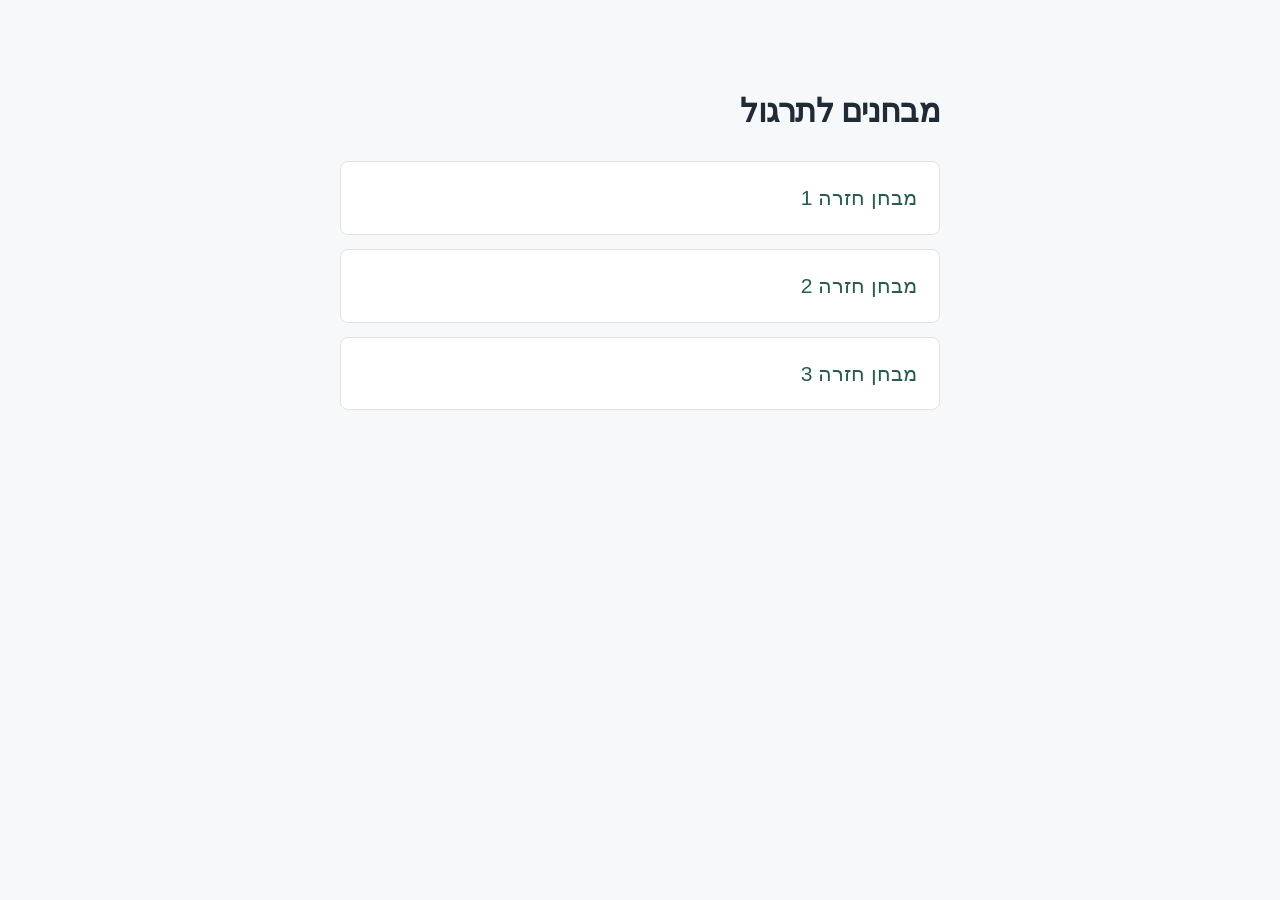
<file: index.html>
<!doctype html>
<html lang="he" dir="rtl"><head><meta charset="utf-8"><meta name="viewport" content="width=device-width, initial-scale=1"><meta name="theme-color" content="#f7f8fa"><title>מבחנים לתרגול</title><link rel="icon" href="favicon.svg" type="image/svg+xml"><link rel="stylesheet" href="site.css?v=20261028-axes"></head>
<body class="home"><main class="practice-home"><h1>מבחנים לתרגול</h1><nav aria-label="מבחנים לתרגול">
<a href="exam-1.html">מבחן חזרה 1</a>
<a href="exam-2.html">מבחן חזרה 2</a>
<a href="exam-3.html">מבחן חזרה 3</a>
</nav></main></body></html>
</file>
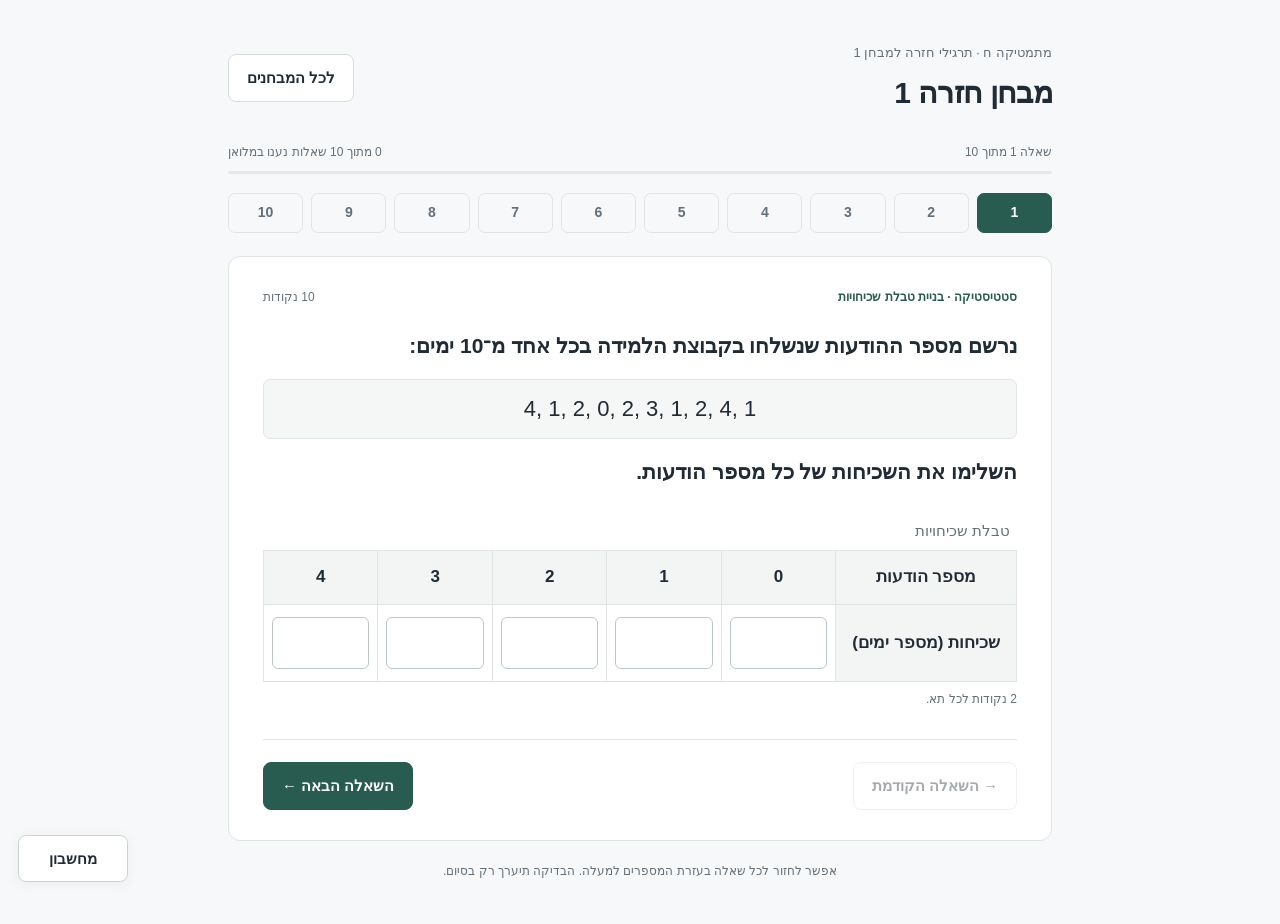
<file: exam-1.html>
<!doctype html>
<html lang="he" dir="rtl">
<head>
<meta charset="utf-8">
<meta name="viewport" content="width=device-width,initial-scale=1">
<meta http-equiv="Content-Security-Policy" content="default-src 'none'; script-src 'unsafe-inline'; style-src 'self' 'unsafe-inline'; img-src 'self' data:; connect-src 'none'; base-uri 'none'; form-action 'none'">
<title>מבחן חזרה 1 · מתמטיקה לכיתה ח׳</title>
<style>
:root{--ink:#182d49;--muted:#526275;--blue:#225bd5;--line:#dce5ef;--green:#11684b;--red:#a52d46;--paper:#f5f7fa}*{box-sizing:border-box}[hidden]{display:none!important}body{margin:0;background:var(--paper);color:var(--ink);font-family:Arial,"Segoe UI",sans-serif;line-height:1.65}button,input{font:inherit}button{cursor:pointer}button:focus-visible,input:focus-visible,summary:focus-visible{outline:3px solid #df9b24;outline-offset:4px}button:disabled{cursor:default;opacity:.4}main{max-width:880px;margin:32px auto;padding:0 24px}header{display:flex;justify-content:space-between;align-items:center;gap:16px;margin-bottom:22px}.eyebrow{font-size:14px;color:var(--muted);margin:0 0 2px}h1{font-size:29px;line-height:1.3;margin:0}.badge{font-size:13px;color:var(--blue);background:#eaf0fc;padding:5px 11px;border-radius:30px;white-space:nowrap}.card{background:white;border:1px solid var(--line);border-radius:15px;padding:28px 32px;min-width:0}.intro h2{font-size:25px;margin:0 0 12px}.intro p{margin:10px 0}.intro ul{padding-right:23px;margin:18px 0 23px}.intro li{margin:8px 0}.facts{display:flex;flex-wrap:wrap;gap:10px;margin:20px 0}.facts span{border:1px solid var(--line);border-radius:8px;padding:5px 12px;font-size:14px}.primary,.secondary{border-radius:9px;padding:10px 20px;font-weight:bold;border:1px solid transparent}.primary{background:var(--blue);color:white}.primary:hover{background:#1749b7}.secondary{background:white;border-color:#ccd8e7;color:var(--ink)}.secondary:hover{background:#f2f6ff}.quiet{font-size:14px;color:var(--muted)}.status{font-size:13px;color:var(--muted);margin:12px 0}.progress-header{display:flex;justify-content:space-between;gap:12px;font-size:14px;margin:0 0 9px;color:var(--muted)}.track{height:5px;background:#e1e8f1;border-radius:10px;overflow:hidden;margin-bottom:16px}.track>span{display:block;height:100%;background:var(--blue);transition:width .2s}.question-nav{display:grid;grid-template-columns:repeat(10,1fr);gap:7px;margin-bottom:18px}.question-nav button{border:1px solid #cbd7e7;border-radius:7px;min-height:38px;background:white;color:var(--ink);font-weight:bold;padding:3px}.question-nav button.answered{background:#e7eefc;border-color:#a5bee9}.question-nav button.partial{background:linear-gradient(90deg,#e7eefc 50%,white 50%)}.question-nav button[aria-current=step]{outline:2px solid var(--blue);outline-offset:1px}.card-meta{display:flex;justify-content:space-between;align-items:center;gap:12px;margin-bottom:10px;font-size:14px;color:var(--muted)}.topic{color:var(--blue);font-weight:bold}.question-title{font-size:23px;line-height:1.65;margin:0 0 15px}.question-title:focus,#result-title:focus{outline:none}.visual{margin:18px 0;background:#f8fafc;border:1px solid #e6edf5;border-radius:12px;padding:12px;text-align:center}.visual svg{max-width:100%;height:auto;max-height:350px;display:block;margin:auto}.visual svg.coordinate-grid{max-height:410px}.diagram-note{font-size:12px;color:var(--muted);text-align:center;margin:3px 0 0}.part{margin:22px 0 0;padding:0;border:0;min-width:0;width:100%}.part+.part{border-top:1px solid var(--line);padding-top:20px}.part legend{float:right;width:100%;font-size:18px;font-weight:bold;margin-bottom:10px;padding:0}.part legend+*{clear:both}.part-points{font-size:12px;color:var(--muted);font-weight:normal;margin-inline-start:7px}.answers{display:grid;grid-template-columns:repeat(2,minmax(0,1fr));gap:11px}.answer{background:white;border:1.5px solid #d3ddea;min-height:60px;border-radius:10px;display:flex;align-items:center;gap:12px;text-align:right;padding:12px;color:var(--ink);font-size:20px;width:100%}.answer:hover{background:#f2f6ff;border-color:#789ee9}.answer[aria-pressed=true]{border-color:var(--blue);background:#edf3ff;box-shadow:inset 0 0 0 1px var(--blue)}.letter{display:grid;place-items:center;min-width:27px;height:27px;font-size:13px;border-radius:6px;background:#f0f4f8;color:var(--muted);flex-shrink:0}.answer[aria-pressed=true] .letter{background:var(--blue);color:white}.choice-value{min-width:0;flex:1}.input-row{display:flex;gap:10px;align-items:center;flex-wrap:wrap}.input-row input{width:200px;max-width:100%;border:1.5px solid #b5c8e0;border-radius:8px;padding:10px 13px;color:var(--ink);background:white;font-size:22px;text-align:center}.input-row input:focus{border-color:var(--blue)}.number-help{font-size:12px;color:var(--muted);margin:7px 0 0}.footer-nav{display:flex;justify-content:space-between;gap:10px;flex-wrap:wrap;border-top:1px solid var(--line);margin-top:26px;padding-top:20px}.finish-hint{font-size:13px;color:var(--muted);margin:16px 0 0;text-align:center}.math{max-width:100%;display:inline-block;direction:ltr;unicode-bidi:isolate;font-family:"Cambria Math","Times New Roman",serif;white-space:nowrap;vertical-align:middle}.answer .math{overflow-x:auto;overflow-y:hidden}.math sup{line-height:0}svg text{font-family:Arial,sans-serif;direction:ltr;unicode-bidi:isolate;fill:#243b58;font-size:17px}svg .grid{stroke:#dce5ef;stroke-width:1}svg .axis{stroke:#62758c;stroke-width:1.6}svg .geometry{stroke:#225bd5;stroke-width:2.6;fill:none;stroke-linecap:round;stroke-linejoin:round}svg .point{fill:#225bd5}svg .arc{stroke:#bd6b1b;stroke-width:2;fill:none}svg .arc-label{fill:#9d5514;font-size:17px}svg .point-label{font-weight:bold;paint-order:stroke;stroke:#f8fafc;stroke-width:5;stroke-linejoin:round}.score-card{text-align:center;padding-top:25px;padding-bottom:25px}.score-card h2{font-size:25px;margin:0}.score{direction:ltr;unicode-bidi:isolate;font-size:64px;font-weight:bold;line-height:1.2;color:var(--blue);margin:12px 0}.score small{font-size:24px;color:var(--muted);font-weight:normal}.result-actions{display:flex;gap:10px;justify-content:center;flex-wrap:wrap;margin-top:17px}.review-header{display:flex;justify-content:space-between;align-items:center;gap:10px;flex-wrap:wrap;margin:27px 0 15px}.review-header h3{margin:0;font-size:21px}.review{margin:15px 0}.review h3{font-size:20px;margin:0 0 10px}.review .prompt{margin:8px 0 15px;font-size:18px}.review-part{border-right:3px solid var(--line);padding:12px 15px;background:#f8fafc;border-radius:7px;margin:12px 0}.review-part.wrong{border-right-color:var(--red);background:#fff5f6}.review-part.correct{border-right-color:var(--green);background:#f0f8f4}.review-part p{margin:5px 0}.bad{color:var(--red)}.good{color:var(--green)}.solution{border-top:1px solid #dce5ef;padding-top:8px!important;margin-top:10px!important}.empty-review{text-align:center;padding:28px}.page-footer{text-align:center;color:var(--muted);font-size:12px;margin:22px 0}.dialog-overlay{position:fixed;inset:0;background:#182d4980;z-index:100;display:grid;place-items:center;padding:20px}.dialog{background:white;max-width:490px;width:100%;border-radius:15px;padding:27px;box-shadow:0 12px 80px #182d4940}.dialog h2{margin:0 0 12px;font-size:24px}.dialog p{margin:0 0 20px}.dialog-actions{display:flex;flex-wrap:wrap;gap:10px}.sr-only{position:absolute;width:1px;height:1px;padding:0;margin:-1px;overflow:hidden;clip:rect(0,0,0,0);white-space:nowrap;border:0}body.modal-open{overflow:hidden}@media(max-width:640px){main{margin:22px auto;padding:0 15px}h1{font-size:25px}.card{padding:23px 18px}.question-title{font-size:21px}.answers{grid-template-columns:1fr}.answer{font-size:20px;min-height:55px}.question-nav{gap:5px}.question-nav button{min-height:35px}.visual{padding:5px}.badge{font-size:11px;padding:5px 8px}.part legend{font-size:17px}.footer-nav button{padding:10px 15px}svg text{font-size:18px}}@media(prefers-reduced-motion:reduce){*{transition:none!important}}@media print{body{background:white}main{max-width:none;margin:0;padding:0}.question-nav,.footer-nav,.result-actions,.review-header button,.dialog-overlay,.status,.page-footer{display:none!important}.card{break-inside:avoid;border-color:#aaa}.review{break-inside:avoid}.score{font-size:40px}.visual svg{max-height:240px}.badge{display:none}#intro,#quiz{display:none!important}}
.angle-symbol{display:inline-block;width:1em;height:1em;vertical-align:-.13em;margin-inline-end:.06em;overflow:visible;fill:none;stroke:currentColor;stroke-width:1.5;stroke-linecap:round;stroke-linejoin:round}
.fraction-expression{font-family:"Cambria Math","Times New Roman",serif;font-size:1em;math-style:normal;direction:ltr}
.home-link{display:inline-flex;align-items:center;text-decoration:none}.home-link:focus-visible{outline:3px solid #df9b24;outline-offset:4px}
svg .context-axis-title{direction:rtl;font-size:17px;font-weight:bold}
svg .person-label{direction:rtl;font-size:17px}
.data-table{border-collapse:collapse;width:100%;font-size:17px;margin:16px 0}.data-table th,.data-table td{border:1px solid var(--line);padding:8px;text-align:center}.data-table th{background:#edf3fa}.multi-instruction{font-size:14px;color:var(--muted);margin:4px 0 10px}.answer.multiple .letter{border:1px solid #9aabc2;background:white;border-radius:4px}.answer.multiple[aria-pressed=true] .letter{color:white;background:var(--blue)}.diagram-option{display:block;text-align:center;padding:12px}.diagram-option>.letter{display:inline-grid;margin-left:8px}.diagram-option .choice-value{display:inline}.option-diagram{display:block;margin-top:12px;background:#f8fafc;border-radius:8px;padding:7px}.option-diagram>svg{display:block;width:100%;height:auto;max-height:270px}.option-diagram svg text{font-size:21px}.point-controls{display:flex;flex-wrap:wrap;gap:14px;align-items:end}.point-controls label{display:flex;flex-direction:column;gap:5px;max-width:150px}.point-controls input{width:100%}.placement-hint{font-size:14px;color:var(--blue);margin:8px 0}.placement-status{display:block;font-size:18px;text-align:center;min-height:30px;margin:12px 0}.clickable-diagram{cursor:crosshair;touch-action:manipulation}.clickable-diagram:focus-visible{outline:3px solid #df9b24;outline-offset:2px}.answer-list{display:flex;flex-wrap:wrap;gap:7px}.answer-list>span{background:#fff;border:1px solid var(--line);padding:3px 8px;border-radius:5px}.review-option{max-width:340px}.review-option .visual{margin:10px 0}.review-option svg{max-height:230px}@media(max-width:640px){.answers.with-diagrams{grid-template-columns:1fr}.data-table{font-size:15px}.data-table td,.data-table th{padding:6px 4px}}
.point-controls{direction:ltr;justify-content:flex-end;flex-wrap:nowrap}
.point-controls label{direction:rtl;text-align:right;flex:0 1 150px;min-width:0}
</style>
<style>.data-row{direction:ltr;unicode-bidi:isolate;display:block;text-align:center;padding:12px 8px;font:22px Arial;background:#edf3ff;border-radius:8px;margin:14px 0;overflow-x:auto;white-space:nowrap}.question-title{font-size:21px}.question-title .data-table{font-weight:normal}.data-table caption{font-size:15px;text-align:right;color:var(--muted);padding:7px}.bar-label{font-size:16px}.chart-caption{font-size:14px;font-weight:bold;text-align:center;margin:3px}.grid-numbers{font-size:13px;paint-order:stroke;stroke:#f8fafc;stroke-width:3}.visual svg.coordinate-grid{max-height:440px}.point-controls{justify-content:flex-start}header{align-items:flex-start}.bar-input{max-width:130px}.footer-nav{clear:both}@media(max-width:450px){header{flex-wrap:wrap}.question-nav{grid-template-columns:repeat(5,1fr)}.data-row{font-size:18px}.data-table{font-size:14px}.part legend{float:none} .visual svg.coordinate-grid{max-height:none}}@media print{header .home-link{display:none}.review{break-inside:auto}.review-part{break-inside:avoid}.data-row{white-space:normal}.question-title{font-size:18px}}</style><style>.answers.wide-options{grid-template-columns:1fr}.part legend{float:none}.point-controls{justify-content:flex-end}</style><style>.frequency-input-table{table-layout:fixed;margin:20px 0 6px}
.frequency-input-table th:first-child{width:24%}
.frequency-input-table th,.frequency-input-table td{padding:12px 8px}
.frequency-input-table input{display:block;width:100%;min-width:0;min-height:48px;padding:6px 2px;border:2px solid #122640;border-radius:0;background:#fff;color:#112640;box-shadow:inset 2px 2px 0 #d7e8ed;text-align:center;font-size:22px}
@media(max-width:450px){.frequency-input-table{font-size:14px}.frequency-input-table th,.frequency-input-table td{padding:8px 3px}.frequency-input-table input{font-size:18px;min-height:44px}.frequency-input-table th:first-child{width:26%}}
</style><style>.mean-method{display:flex;flex-direction:column;align-items:flex-start;gap:10px;min-width:0;width:100%;font-size:17px}
.method-description{line-height:1.55}
.mean-fraction{display:inline-flex;flex-direction:column;align-items:stretch;align-self:center;max-width:100%;font:22px/1.5 "Cambria Math","Times New Roman",serif;text-align:center;unicode-bidi:isolate;padding:0 4px}
.mean-numerator{display:flex;flex-wrap:wrap;justify-content:center;gap:0 5px;border-bottom:1.5px solid currentColor;padding:0 6px 3px}
.sum-term{white-space:nowrap}.mean-denominator{padding-top:2px}
.answer:has(.mean-method){padding:15px 14px;align-items:flex-start}
.review-part .mean-method{padding:10px 0}
@media(max-width:450px){.mean-method{font-size:16px}.mean-fraction{font-size:20px}.answer:has(.mean-method){padding:12px 10px;gap:8px}}
</style><style>.visual svg.editable-bars{width:100%;max-height:430px}
.editable-bars .bar-control{cursor:ns-resize;touch-action:none;outline:none}
.editable-bars .student-bar{fill:#a5edff;stroke:#122640;stroke-width:2}
.bar-handle-line{stroke:#122640;stroke-width:3;stroke-dasharray:4 3}
.bar-handle{fill:#fff;stroke:#122640;stroke-width:2.5}
.bar-value{font-size:16px;font-weight:bold;pointer-events:none;paint-order:stroke;stroke:#fff;stroke-width:3px}
.is-set .bar-handle-line{stroke-dasharray:none}.is-set .bar-handle{fill:#60e99a}
.bar-control:hover .bar-hit{fill:#4bbded14}
.bar-control:focus-visible .bar-hit{stroke:#15274b;stroke-width:2;stroke-dasharray:5 4;fill:#4bbded14}
.bar-controls-help,.bar-controls-status{text-align:center;font-size:14px;line-height:1.6;margin:8px 0}
.bar-controls-status{font-weight:bold;color:#254e67}
</style><style>.fraction-input{display:flex;flex-direction:column;gap:8px;width:112px;max-width:100%;padding:4px 0;margin:5px 0}
.fraction-input input{display:block;width:100%;min-width:0;min-height:48px;border:2px solid #122640;border-radius:0;background:#fff;color:#112640;padding:8px;text-align:center;font-size:22px;box-shadow:inset 2px 2px 0 #d7e8ed}
.fraction-input input::placeholder{font-size:16px;color:#526275;opacity:1}
.fraction-line{display:block;height:2px;background:#122640;margin:0 -4px}
.fraction-input input[aria-invalid=true]{border-color:#a52d46}
.fraction-error{color:#a52d46;font-size:13px;margin:7px 0}
.stacked-fraction{display:inline-flex;flex-direction:column;align-items:stretch;min-width:36px;margin:0 5px;vertical-align:middle;text-align:center;font:22px/1.4 "Cambria Math","Times New Roman",serif;unicode-bidi:isolate}
.stacked-fraction>span:first-child{border-bottom:1.5px solid currentColor;padding:0 6px 2px}.stacked-fraction>span:last-child{padding:2px 6px 0}
</style><style>.calculator-toggle{position:fixed;left:18px;bottom:18px;z-index:41;min-width:110px}
.calculator-panel{position:fixed;left:18px;bottom:80px;z-index:40;width:292px;max-width:calc(100vw - 36px);max-height:calc(100dvh - 100px);overflow:auto;background:#ecfaff;border:3px solid #122640;box-shadow:5px 5px 0 #142847;padding:14px;color:#112640}
.calculator-heading{display:flex;align-items:center;justify-content:space-between;gap:12px;margin-bottom:8px}.calculator-heading h2{font-size:22px;margin:0}
.calculator-close{border:0;background:transparent;color:inherit;font-size:25px;width:36px;height:36px;line-height:1}
.calculator-panel>label{display:block;font-size:13px;margin-bottom:4px}
#calculator-expression{width:100%;min-height:46px;padding:8px;border:2px solid #122640;border-radius:0;background:#fff;color:#112640;box-shadow:inset 2px 2px 0 #d7e8ed;font:20px/1.3 Arial;text-align:left}
.calculator-result{display:flex;align-items:center;justify-content:space-between;gap:10px;margin:10px 0;min-height:36px;font-size:13px}
#calculator-result{font-size:25px;line-height:1.3;overflow-wrap:anywhere;text-align:left;min-width:0}
.calculator-keys{display:grid;grid-template-columns:repeat(4,minmax(0,1fr));gap:7px}
.calculator-keys button{min-height:44px;border:2px solid #122640;border-radius:0;background:#fff7e9;color:#112640;font-size:21px;box-shadow:2px 2px 0 #142847}
.calculator-keys button:hover{background:#ffdeb7}.calculator-keys .calculator-operator{background:#ffd19a}.calculator-keys .calculator-equals{background:#60e99a}
#calculator-help{font-size:12px;line-height:1.6;margin:12px 0 0}.calculator-error{font-size:13px;color:#a52d46;margin:8px 0}
@media(min-width:1100px){body.calculator-open main{margin-left:max(320px,calc((100% - 880px)/2))}}
@media(max-width:450px){.calculator-toggle{left:12px;bottom:12px;min-height:44px}.calculator-panel{left:12px;bottom:72px;width:280px;max-width:calc(100vw - 24px);max-height:calc(100dvh - 88px)}}
@media print{.calculator-toggle,.calculator-panel{display:none!important}body.calculator-open main{margin-left:0}}
</style><style>.part-heading{display:flex;flex-wrap:wrap;align-items:baseline;gap:4px 12px;direction:rtl}
.part-label{min-width:0;direction:rtl;unicode-bidi:isolate;text-align:right}
.label-symbol{direction:ltr;unicode-bidi:isolate;white-space:nowrap}
.part-points{display:inline-block;direction:rtl;unicode-bidi:isolate;white-space:nowrap}
.part-heading>.part-points{flex:0 0 auto;margin:0}
</style><meta name="theme-color" content="#f7f8fa"><meta name="description" content="מבחן חזרה במתמטיקה לכיתה ח׳: סטטיסטיקה, מערכת הצירים ומלבנים. תרגול עצמאי עם ציון והסברים."><link rel="icon" href="favicon.svg" type="image/svg+xml"><link rel="stylesheet" href="site.css?v=20261028-axes"></head>
<body>
<a class="skip-link" href="#quiz">דילוג למבחן</a>
<main>
<header><div><p class="eyebrow">מתמטיקה ח · תרגילי חזרה למבחן 1</p><h1 id="title"></h1></div><a class="secondary home-link" href="./">לכל המבחנים</a></header>
<section id="quiz" hidden aria-label="המבחן"><div class="progress-header"><span id="question-progress"></span><span id="answered-progress" aria-live="polite"></span></div><div class="track" aria-hidden="true"><span id="progress-bar"></span></div><nav id="question-nav" class="question-nav" aria-label="מעבר בין שאלות"></nav><article class="card"><div class="card-meta"><span id="topic" class="topic"></span><span>10 נקודות</span></div><h2 id="question-title" class="question-title" tabindex="-1"></h2><div id="question-drawing"></div><div id="question-table"></div><div id="parts"></div><div class="footer-nav"><button id="previous" class="secondary">→ השאלה הקודמת</button><button id="next" class="primary">השאלה הבאה ←</button><button id="finish" class="primary" hidden>סיום המבחן וקבלת ציון</button></div></article><p class="finish-hint">אפשר לחזור לכל שאלה בעזרת המספרים למעלה. הבדיקה תיערך רק בסיום.</p></section>
<section id="results" hidden aria-labelledby="result-title"><div class="card score-card"><h2 id="result-title" tabindex="-1">המבחן הסתיים</h2><div class="score"><span id="score-value"></span><small> / 100</small></div><p id="result-summary"></p><div class="result-actions"><a class="secondary home-link" href="./">לכל המבחנים</a><button id="restart" class="secondary">פתרון מחדש</button><button id="print" class="secondary">הדפסת התוצאות</button></div></div><div class="review-header"><h3 id="review-title">הטעויות והסברים לתיקון</h3><button id="toggle-review" class="secondary" aria-pressed="false">הצגת כל הפתרונות</button></div><div id="review-list"></div></section>
<p id="storage-status" class="status" role="status" hidden></p>
<noscript><p class="card">כדי לענות על המבחן ולקבל ציון, יש לפתוח את הקובץ בדפדפן שבו JavaScript מופעל.</p></noscript>
<button id="calculator-toggle" class="secondary calculator-toggle" type="button" aria-expanded="false" aria-controls="calculator-panel">מחשבון</button>
<aside id="calculator-panel" class="calculator-panel" aria-labelledby="calculator-title" hidden>
 <div class="calculator-heading"><h2 id="calculator-title">מחשבון</h2><button id="calculator-close" class="calculator-close" type="button" aria-label="סגירת המחשבון">×</button></div>
 <label for="calculator-expression">תרגיל</label>
 <input id="calculator-expression" type="text" dir="ltr" inputmode="decimal" autocomplete="off" spellcheck="false" maxlength="240" placeholder="(6+8+10)÷3" aria-describedby="calculator-help calculator-error">
 <div class="calculator-result"><span>תוצאה</span><output id="calculator-result" dir="ltr" aria-live="polite">—</output></div>
 <p id="calculator-error" class="calculator-error" role="status" hidden></p>
 <div class="calculator-keys" dir="ltr">
  <button type="button" data-calc-action="clear" aria-label="ניקוי החישוב">C</button><button type="button" data-calc-action="backspace" aria-label="מחיקת תו אחרון">⌫</button><button type="button" data-calc-key="(" aria-label="פתיחת סוגריים">(</button><button type="button" data-calc-key=")" aria-label="סגירת סוגריים">)</button>
  <button type="button" data-calc-key="7">7</button><button type="button" data-calc-key="8">8</button><button type="button" data-calc-key="9">9</button><button type="button" data-calc-key="÷" class="calculator-operator" aria-label="חילוק">÷</button>
  <button type="button" data-calc-key="4">4</button><button type="button" data-calc-key="5">5</button><button type="button" data-calc-key="6">6</button><button type="button" data-calc-key="×" class="calculator-operator" aria-label="כפל">×</button>
  <button type="button" data-calc-key="1">1</button><button type="button" data-calc-key="2">2</button><button type="button" data-calc-key="3">3</button><button type="button" data-calc-key="−" class="calculator-operator" aria-label="חיסור">−</button>
  <button type="button" data-calc-key="0">0</button><button type="button" data-calc-key="." aria-label="נקודה עשרונית">.</button><button type="button" data-calc-action="equals" class="calculator-equals" aria-label="חישוב התוצאה">=</button><button type="button" data-calc-key="+" class="calculator-operator" aria-label="חיבור">+</button>
 </div>
 <p id="calculator-help">לחישוב ממוצע: חברו את הנתונים, לחצו = ואז חלקו במספר הנתונים. אפשר גם להקליד תרגיל עם סוגריים.</p>
</aside>

</main>
<div id="dialog-overlay" class="dialog-overlay" hidden><section class="dialog" role="dialog" aria-modal="true" aria-labelledby="dialog-title" aria-describedby="dialog-description"><h2 id="dialog-title"></h2><p id="dialog-description"></p><div class="dialog-actions"><button id="dialog-confirm" class="primary"></button><button id="dialog-cancel" class="secondary">חזרה למבחן</button></div></section></div>
<script id="exam-data" type="application/json">{"number": 1, "revision": "math8-varied-20261027-v2", "title": "מבחן חזרה 1", "questions": [{"topic": "סטטיסטיקה · בניית טבלת שכיחויות", "prompt": "נרשם מספר ההודעות שנשלחו בקבוצת הלמידה בכל אחד מ־10 ימים:\u003cdiv class=\"data-row\" dir=\"ltr\">4, 1, 2, 0, 2, 3, 1, 2, 4, 1\u003c/div>השלימו את השכיחות של כל מספר הודעות.", "parts": [{"type": "number", "label": "שכיחות של \u003cspan class=\"math\">0\u003c/span> הודעות", "answer": 1, "explanation": "הערך \u003cspan class=\"math\">0\u003c/span> מופיע ברשימה \u003cspan class=\"math\">1\u003c/span> פעמים.", "unit": ""}, {"type": "number", "label": "שכיחות של \u003cspan class=\"math\">1\u003c/span> הודעות", "answer": 3, "explanation": "הערך \u003cspan class=\"math\">1\u003c/span> מופיע ברשימה \u003cspan class=\"math\">3\u003c/span> פעמים.", "unit": ""}, {"type": "number", "label": "שכיחות של \u003cspan class=\"math\">2\u003c/span> הודעות", "answer": 3, "explanation": "הערך \u003cspan class=\"math\">2\u003c/span> מופיע ברשימה \u003cspan class=\"math\">3\u003c/span> פעמים.", "unit": ""}, {"type": "number", "label": "שכיחות של \u003cspan class=\"math\">3\u003c/span> הודעות", "answer": 1, "explanation": "הערך \u003cspan class=\"math\">3\u003c/span> מופיע ברשימה \u003cspan class=\"math\">1\u003c/span> פעמים.", "unit": ""}, {"type": "number", "label": "שכיחות של \u003cspan class=\"math\">4\u003c/span> הודעות", "answer": 2, "explanation": "הערך \u003cspan class=\"math\">4\u003c/span> מופיע ברשימה \u003cspan class=\"math\">2\u003c/span> פעמים.", "unit": ""}], "drawing": null, "sourceExercise": "סטטיסטיקה 1, 9", "observations": [4, 1, 2, 0, 2, 3, 1, 2, 4, 1], "answerTable": {"values": [0, 1, 2, 3, 4], "valueLabel": "מספר הודעות", "answerLabel": "שכיחות (מספר ימים)"}, "id": "1-1"}, {"topic": "סטטיסטיקה · סידור נתונים וחציון", "prompt": "זמני ההליכה לבית הספר, בדקות, של 9 תלמידים:\u003cdiv class=\"data-row\" dir=\"ltr\">18, 12, 9, 15, 12, 21, 6, 18, 12\u003c/div>", "parts": [{"type": "choice", "label": "איזו רשימה מסודרת נכון מהקטן לגדול?", "options": ["\u003cspan class=\"math\">6, 9, 12, 12, 12, 15, 18, 18, 21\u003c/span>", "\u003cspan class=\"math\">6, 9, 12, 12, 15, 18, 18, 18, 21\u003c/span>", "\u003cspan class=\"math\">21, 18, 18, 15, 12, 12, 12, 9, 6\u003c/span>", "\u003cspan class=\"math\">6, 9, 12, 15, 12, 12, 18, 18, 21\u003c/span>"], "answer": 0, "explanation": "יש לשמור את כל תשעת הנתונים ואת מספר המופעים של כל ערך, ולסדר בסדר עולה."}, {"type": "number", "label": "מה החציון?", "answer": 12, "explanation": "יש 9 נתונים, ולכן החציון הוא הנתון החמישי ברשימה המסודרת: \u003cspan class=\"math\">12\u003c/span>.", "unit": "דקות"}, {"type": "number", "label": "מה השכיח?", "answer": 12, "explanation": "הזמן \u003cspan class=\"math\">12\u003c/span> דקות מופיע שלוש פעמים, יותר מכל זמן אחר.", "unit": "דקות"}], "drawing": null, "sourceExercise": "סטטיסטיקה 3", "observations": [18, 12, 9, 15, 12, 21, 6, 18, 12], "id": "1-2"}, {"topic": "סטטיסטיקה · ממוצע וחציון במספר זוגי של נתונים", "prompt": "אלה הציונים של 8 תלמידים:\u003cdiv class=\"data-row\" dir=\"ltr\">86, 62, 94, 78, 70, 94, 74, 90\u003c/div>", "parts": [{"type": "choice", "label": "איזו דרך מחשבת נכון את ממוצע הציונים?", "options": ["\u003cspan class=\"mean-method\">\u003cspan class=\"method-description\">מחברים את כל הציונים ומחלקים במספר הציונים השונים.\u003c/span>\u003cspan class=\"mean-fraction\" dir=\"ltr\" role=\"math\" aria-label=\"(86+62+94+78+70+94+74+90) / 7\">\u003cspan class=\"mean-numerator\">\u003cspan class=\"sum-term\">86 + \u003c/span>\u003cspan class=\"sum-term\">62 + \u003c/span>\u003cspan class=\"sum-term\">94 + \u003c/span>\u003cspan class=\"sum-term\">78 + \u003c/span>\u003cspan class=\"sum-term\">70 + \u003c/span>\u003cspan class=\"sum-term\">94 + \u003c/span>\u003cspan class=\"sum-term\">74 + \u003c/span>\u003cspan class=\"sum-term\">90\u003c/span>\u003c/span>\u003cspan class=\"mean-denominator\">7\u003c/span>\u003c/span>\u003c/span>", "\u003cspan class=\"mean-method\">\u003cspan class=\"method-description\">מחברים את כל הציונים ומחלקים במספר התלמידים.\u003c/span>\u003cspan class=\"mean-fraction\" dir=\"ltr\" role=\"math\" aria-label=\"(86+62+94+78+70+94+74+90) / 8\">\u003cspan class=\"mean-numerator\">\u003cspan class=\"sum-term\">86 + \u003c/span>\u003cspan class=\"sum-term\">62 + \u003c/span>\u003cspan class=\"sum-term\">94 + \u003c/span>\u003cspan class=\"sum-term\">78 + \u003c/span>\u003cspan class=\"sum-term\">70 + \u003c/span>\u003cspan class=\"sum-term\">94 + \u003c/span>\u003cspan class=\"sum-term\">74 + \u003c/span>\u003cspan class=\"sum-term\">90\u003c/span>\u003c/span>\u003cspan class=\"mean-denominator\">8\u003c/span>\u003c/span>\u003c/span>", "\u003cspan class=\"mean-method\">\u003cspan class=\"method-description\">סופרים כל ציון שונה פעם אחת ומחלקים במספר הציונים השונים.\u003c/span>\u003cspan class=\"mean-fraction\" dir=\"ltr\" role=\"math\" aria-label=\"(86+62+94+78+70+74+90) / 7\">\u003cspan class=\"mean-numerator\">\u003cspan class=\"sum-term\">86 + \u003c/span>\u003cspan class=\"sum-term\">62 + \u003c/span>\u003cspan class=\"sum-term\">94 + \u003c/span>\u003cspan class=\"sum-term\">78 + \u003c/span>\u003cspan class=\"sum-term\">70 + \u003c/span>\u003cspan class=\"sum-term\">74 + \u003c/span>\u003cspan class=\"sum-term\">90\u003c/span>\u003c/span>\u003cspan class=\"mean-denominator\">7\u003c/span>\u003c/span>\u003c/span>", "\u003cspan class=\"mean-method\">\u003cspan class=\"method-description\">מחברים את הציון הנמוך ואת הציון הגבוה ומחלקים ב־2.\u003c/span>\u003cspan class=\"mean-fraction\" dir=\"ltr\" role=\"math\" aria-label=\"(62+94) / 2\">\u003cspan class=\"mean-numerator\">\u003cspan class=\"sum-term\">62 + \u003c/span>\u003cspan class=\"sum-term\">94\u003c/span>\u003c/span>\u003cspan class=\"mean-denominator\">2\u003c/span>\u003c/span>\u003c/span>"], "answer": 1, "explanation": "בממוצע סופרים את הציון של כל תלמיד, ולכן 94 מופיע פעמיים. סכום שמונת הציונים הוא \u003cspan class=\"math\">648\u003c/span> ומחלקים ב־8: \u003cspan class=\"math\">648/8=81\u003c/span>. אין להשמיט ציון חוזר, וממוצע שני הקצוות אינו ממוצע כל הנתונים."}, {"type": "number", "label": "מצאו את החציון.", "answer": 82, "explanation": "לאחר סידור: \u003cspan class=\"math\">62, 70, 74, 78, 86, 90, 94, 94\u003c/span>. שני האמצעיים הם 78 ו־86, ולכן \u003cspan class=\"math\">(78+86)/2 = 82\u003c/span>.", "unit": ""}], "drawing": null, "sourceExercise": "סטטיסטיקה 4, 7", "observations": [86, 62, 94, 78, 70, 94, 74, 90], "id": "1-3"}, {"topic": "סטטיסטיקה · בניית דיאגרמה מרשימה", "prompt": "מספר האימונים השבועיים של 8 תלמידים:\u003cdiv class=\"data-row\" dir=\"ltr\">3, 1, 2, 0, 3, 2, 1, 2\u003c/div>בנו דיאגרמת עמודות: סמנו את הגובה המתאים מעל כל מספר אימונים בלחיצה או בגרירה.", "parts": [{"type": "number", "label": "גובה העמודה עבור \u003cspan class=\"math\">0\u003c/span> אימונים", "answer": 1, "explanation": "סופרים ברשימה \u003cspan class=\"math\">1\u003c/span> תלמידים שהתאמנו \u003cspan class=\"math\">0\u003c/span> פעמים.", "unit": "תלמידים"}, {"type": "number", "label": "גובה העמודה עבור \u003cspan class=\"math\">1\u003c/span> אימונים", "answer": 2, "explanation": "סופרים ברשימה \u003cspan class=\"math\">2\u003c/span> תלמידים שהתאמנו \u003cspan class=\"math\">1\u003c/span> פעמים.", "unit": "תלמידים"}, {"type": "number", "label": "גובה העמודה עבור \u003cspan class=\"math\">2\u003c/span> אימונים", "answer": 3, "explanation": "סופרים ברשימה \u003cspan class=\"math\">3\u003c/span> תלמידים שהתאמנו \u003cspan class=\"math\">2\u003c/span> פעמים.", "unit": "תלמידים"}, {"type": "number", "label": "גובה העמודה עבור \u003cspan class=\"math\">3\u003c/span> אימונים", "answer": 2, "explanation": "סופרים ברשימה \u003cspan class=\"math\">2\u003c/span> תלמידים שהתאמנו \u003cspan class=\"math\">3\u003c/span> פעמים.", "unit": "תלמידים"}], "drawing": {"kind": "bars", "title": "מספר האימונים בשבוע", "xLabel": "מספר אימונים", "yLabel": "מספר תלמידים", "labels": [0, 1, 2, 3], "values": null, "editable": true}, "sourceExercise": "סטטיסטיקה 6, 9", "observations": [3, 1, 2, 0, 3, 2, 1, 2], "id": "1-4"}, {"topic": "סטטיסטיקה · שכיחות יחסית של קבוצת ציונים", "prompt": "בטבלה ציוני 10 תלמידים:\u003ctable class=\"data-table\">\u003ccaption>ציוני המבחן\u003c/caption>\u003ctr>\u003cth scope=\"row\">ציון\u003c/th>\u003cth scope=\"col\">60\u003c/th>\u003cth scope=\"col\">70\u003c/th>\u003cth scope=\"col\">80\u003c/th>\u003cth scope=\"col\">90\u003c/th>\u003cth scope=\"col\">100\u003c/th>\u003c/tr>\u003ctr>\u003cth scope=\"row\">שכיחות\u003c/th>\u003ctd>1\u003c/td>\u003ctd>2\u003c/td>\u003ctd>3\u003c/td>\u003ctd>2\u003c/td>\u003ctd>2\u003c/td>\u003c/tr>\u003c/table>", "parts": [{"type": "number", "label": "מה השכיחות היחסית של תלמידים שקיבלו לפחות 80?", "answer": 0.7, "explanation": "כוללים את הציונים 80, 90 ו־100: \u003cspan class=\"math\">(3+2+2)/10 = 7/10\u003c/span>.", "unit": "", "inputFormat": "fraction", "fraction": [7, 10]}, {"type": "number", "label": "מה אחוז התלמידים שקיבלו פחות מ־80?", "answer": 30, "explanation": "כוללים את הציונים 60 ו־70: \u003cspan class=\"math\">(1+2)/10 × 100 = 30\u003c/span>.", "unit": "%"}, {"type": "number", "label": "מה ממוצע הציונים?", "answer": 82, "explanation": "מכפילים כל ציון בשכיחותו: \u003cspan class=\"math\">(60×1+70×2+80×3+90×2+100×2)/10 = 82\u003c/span>.", "unit": ""}], "drawing": null, "sourceExercise": "סטטיסטיקה 2, 8", "observations": [60, 70, 70, 80, 80, 80, 90, 90, 100, 100], "id": "1-5"}, {"topic": "מערכת הצירים · סימון נקודה", "prompt": "סמנו את הנקודה \u003cspan class=\"math\">P(−5, 3)\u003c/span> במערכת הצירים.", "parts": [{"type": "point", "label": "סמנו את P.", "answer": [-5, 3], "explanation": "נעים 5 יחידות שמאלה מהראשית ו־3 יחידות למעלה. מתקבלת \u003cspan class=\"math\">P(−5, 3)\u003c/span>.", "plot": true, "pointLabel": "P"}], "drawing": {"kind": "grid4", "min": -8, "max": 8, "points": [], "segments": []}, "sourceExercise": "מערכת הצירים 1", "id": "1-6"}, {"topic": "מערכת הצירים · קריאה והשוואת נקודות", "prompt": "התבוננו בארבע הנקודות המסומנות.", "parts": [{"type": "point", "label": "רשמו את שיעורי C.", "answer": [-3, -4], "explanation": "קוראים תחילה x ואחר כך y: \u003cspan class=\"math\">C(−3, −4)\u003c/span>.", "plot": false, "pointLabel": "P"}, {"type": "point", "label": "רשמו את שיעורי B.", "answer": [-6, 2], "explanation": "הנקודה B נמצאת 6 יחידות שמאלה ו־2 למעלה: \u003cspan class=\"math\">B(−6, 2)\u003c/span>.", "plot": false, "pointLabel": "P"}, {"type": "choice", "label": "לאיזה זוג נקודות אותו שיעור y?", "options": ["\u003cspan class=\"math\">B, C\u003c/span>", "\u003cspan class=\"math\">A, B\u003c/span>", "\u003cspan class=\"math\">A, D\u003c/span>", "\u003cspan class=\"math\">C, D\u003c/span>"], "answer": 3, "explanation": "C ו־D נמצאות על אותו קו אופקי, בגובה \u003cspan class=\"math\">y = −4\u003c/span>."}], "drawing": {"kind": "grid4", "min": -8, "max": 8, "points": [{"label": "A", "x": 4, "y": 5}, {"label": "B", "x": -6, "y": 2}, {"label": "C", "x": -3, "y": -4}, {"label": "D", "x": 2, "y": -4}], "segments": []}, "sourceExercise": "מערכת הצירים 2", "id": "1-7"}, {"topic": "מערכת הצירים · חישוב אורכי קטעים", "prompt": "נתונות הנקודות \u003cspan class=\"math\">K(−7, 2), L(1, 2)\u003c/span> וכן \u003cspan class=\"math\">M(4, −6), N(4, 3)\u003c/span>. כל יחידה היא סנטימטר אחד.", "parts": [{"type": "number", "label": "מה אורך KL?", "answer": 8, "explanation": "ל־K ול־L אותו שיעור y. מחסרים את שיעורי x: \u003cspan class=\"math\">1−(−7) = 8\u003c/span>.", "unit": "ס״מ"}, {"type": "number", "label": "מה אורך MN?", "answer": 9, "explanation": "ל־M ול־N אותו שיעור x. מחסרים את שיעורי y: \u003cspan class=\"math\">3−(−6) = 9\u003c/span>.", "unit": "ס״מ"}], "drawing": null, "sourceExercise": "מערכת הצירים 4, 5", "id": "1-8"}, {"topic": "מערכת הצירים · השלמת מלבן מקודקודים נגדיים", "prompt": "A ו־C הם קודקודים נגדיים של מלבן: \u003cspan class=\"math\">A(−4, 6), C(2, −1)\u003c/span>. הצלעות מקבילות לצירים, והצלע AB אופקית. הקודקודים מסודרים \u003cspan class=\"math\">A–B–C–D\u003c/span>. כל יחידה היא סנטימטר אחד.", "parts": [{"type": "point", "label": "רשמו את שיעורי B.", "answer": [2, 6], "explanation": "ל־B שיעור x של C ושיעור y של A: \u003cspan class=\"math\">(2, 6)\u003c/span>.", "plot": false, "pointLabel": "P"}, {"type": "point", "label": "רשמו את שיעורי D.", "answer": [-4, -1], "explanation": "ל־D שיעור x של A ושיעור y של C: \u003cspan class=\"math\">(−4, −1)\u003c/span>.", "plot": false, "pointLabel": "P"}, {"type": "number", "label": "חשבו את שטח המלבן.", "answer": 42, "explanation": "אורכי הצלעות הם \u003cspan class=\"math\">2−(−4)=6\u003c/span> ו־\u003cspan class=\"math\">6−(−1)=7\u003c/span>. השטח: \u003cspan class=\"math\">6×7=42\u003c/span>.", "unit": "סמ״ר"}, {"type": "number", "label": "חשבו את היקף המלבן.", "answer": 26, "explanation": "מחברים את ארבע הצלעות: \u003cspan class=\"math\">2×(6+7)=26\u003c/span>.", "unit": "ס״מ"}], "drawing": {"kind": "grid4", "min": -8, "max": 8, "points": [{"label": "A", "x": -4, "y": 6}, {"label": "C", "x": 2, "y": -1}], "segments": []}, "sourceExercise": "מערכת הצירים 6, 9", "solutionDrawing": {"kind": "grid4", "min": -8, "max": 8, "points": [{"label": "A", "x": -4, "y": 6}, {"label": "B", "x": 2, "y": 6}, {"label": "C", "x": 2, "y": -1}, {"label": "D", "x": -4, "y": -1}], "segments": [["A", "B"], ["B", "C"], ["C", "D"], ["D", "A"]]}, "id": "1-9"}, {"topic": "מערכת הצירים · מלבן והזזה ימינה", "prompt": "בשרטוט מלבן ABCD. כל יחידה היא סנטימטר אחד. מזיזים את המלבן 3 יחידות ימינה.", "parts": [{"type": "number", "label": "מה שטח המלבן?", "answer": 30, "explanation": "אורכי הצלעות הם 6 ו־5 ס״מ: \u003cspan class=\"math\">6×5=30\u003c/span>.", "unit": "סמ״ר"}, {"type": "number", "label": "מה היקף המלבן?", "answer": 22, "explanation": "ההיקף הוא \u003cspan class=\"math\">2×(6+5)=22\u003c/span>.", "unit": "ס״מ"}, {"type": "point", "label": "רשמו את שיעורי A′ לאחר ההזזה.", "answer": [1, -3], "explanation": "מוסיפים 3 לשיעור x של A: \u003cspan class=\"math\">−2+3=1\u003c/span>. שיעור y נשאר \u003cspan class=\"math\">−3\u003c/span>.", "plot": false, "pointLabel": "P"}, {"type": "point", "label": "רשמו את שיעורי C′ לאחר ההזזה.", "answer": [7, 2], "explanation": "מוסיפים 3 לשיעור x של C: \u003cspan class=\"math\">4+3=7\u003c/span>. שיעור y נשאר 2.", "plot": false, "pointLabel": "P"}], "drawing": {"kind": "grid4", "min": -8, "max": 8, "points": [{"label": "A", "x": -2, "y": -3}, {"label": "B", "x": 4, "y": -3}, {"label": "C", "x": 4, "y": 2}, {"label": "D", "x": -2, "y": 2}], "segments": [["A", "B"], ["B", "C"], ["C", "D"], ["D", "A"]]}, "sourceExercise": "מערכת הצירים 8, 10", "id": "1-10"}]}</script>
<script>
'use strict';
const EXAM=JSON.parse(document.getElementById('exam-data').textContent);
const $=id=>document.getElementById(id);
const esc=v=>String(v).replace(/[&<>"']/g,c=>({'&':'&amp;','<':'&lt;','>':'&gt;','"':'&quot;',"'":'&#39;'}[c]));
const plain=html=>{const d=document.createElement('div');d.innerHTML=html;return d.textContent;};
const fmt=n=>String(n).replace(/-/g,'−');
const key=`ron828-math8-exam-v${EXAM.revision||1}-${EXAM.number}`;
const fresh=()=>({started:true,finished:false,index:0,answers:EXAM.questions.map(q=>q.parts.map(()=>null))});
let state=fresh(),showAll=false,storageWorks=true,dialogAction=null,previousFocus=null;
function fractionParts(raw){
 if(typeof raw!=='string'||!raw.trim())return ['',''];
 if(raw.includes('/'))return raw.split('/').map(s=>s.trim());
 const value=parseNumber(raw);
 if(Number.isFinite(value))for(let d=1;d<=10000;d++){const n=Math.round(value*d);if(Number.isSafeInteger(n)&&Math.abs(n/d-value)<1e-12)return [String(n),String(d)];}
 return [raw,'1'];
}
function validFraction(raw){
 if(typeof raw!=='string')return false;
 if(!raw.includes('/'))return Number.isFinite(parseNumber(raw)); // Keep existing saved numeric answers.
 const parts=raw.split('/').map(s=>s.trim());
 return parts.length===2&&parts.every(s=>/^\d+$/.test(s)&&Number.isSafeInteger(Number(s)))&&Number(parts[1])>0;
}
function fractionHtml(values){
 const [top,bottom]=values.map(v=>String(v??''));
 return `<span class="stacked-fraction" dir="ltr" role="math" aria-label="${esc(top||'?')} חלקי ${esc(bottom||'?')}"><span>${esc(top||'?')}</span><span>${esc(bottom||'?')}</span></span>`;
}
function renderFractionFields(field,p,j){
 const values=fractionParts(state.answers[state.index][j]),group=document.createElement('div');group.className='fraction-input';
 const help=document.createElement('p');help.id=`help-${j}`;help.className='number-help';help.textContent='אפשר להזין שבר מצומצם או שבר שקול.';
 const error=document.createElement('p');error.id=`fraction-error-${j}`;error.className='fraction-error';error.setAttribute('aria-live','polite');error.hidden=true;
 const inputs=[];
 const validate=()=>{
  const invalid=inputs.map((input,k)=>input.value.trim()!==''&&(!/^\d+$/.test(input.value.trim())||!Number.isSafeInteger(Number(input.value))||(k===1&&Number(input.value)===0)));
  inputs.forEach((input,k)=>input.setAttribute('aria-invalid',String(invalid[k])));
  error.textContent=invalid[0]?'יש להזין במונה מספר שלם שאינו שלילי.':invalid[1]?'יש להזין במכנה מספר שלם גדול מאפס.':'';error.hidden=!error.textContent;
 };
 ['מונה','מכנה'].forEach((name,k)=>{
  if(k){const line=document.createElement('span');line.className='fraction-line';line.setAttribute('aria-hidden','true');group.append(line);}
  const input=document.createElement('input');input.type='text';input.id=`answer-${j}-${k===0?'numerator':'denominator'}`;input.inputMode='numeric';input.dir='ltr';input.autocomplete='off';input.placeholder=name;input.value=values[k]??'';
  input.setAttribute('aria-label',plain(p.label)+' – '+name);input.setAttribute('aria-describedby',`${help.id} ${error.id}`);
  input.addEventListener('input',()=>{const v=inputs.map(i=>i.value.trim());answer(j,v.every(s=>s==='')?null:v.join('/'));validate();});
  inputs.push(input);group.append(input);
 });
 field.append(group,help,error);validate();
}

function validSaved(p,v){if(v===null)return true;if(p.type==='number'||p.type==='linepoint')return typeof v==='string';if(p.type==='point')return Array.isArray(v)&&v.length===2&&v.every(x=>typeof x==='string');if(p.type==='multi')return Array.isArray(v)&&new Set(v).size===v.length&&v.every(x=>Number.isInteger(x)&&x>=0&&x<p.options.length);return Number.isInteger(v)&&v>=0&&v<p.options.length;}
try{const saved=JSON.parse(localStorage.getItem(key));if(saved&&typeof saved.started==='boolean'&&typeof saved.finished==='boolean'&&Number.isInteger(saved.index)&&saved.index>=0&&saved.index<10&&Array.isArray(saved.answers)&&saved.answers.length===10&&saved.answers.every((a,i)=>Array.isArray(a)&&a.length===EXAM.questions[i].parts.length&&a.every((v,j)=>validSaved(EXAM.questions[i].parts[j],v))))state=saved;}catch(e){storageWorks=false;}
state.started=true;
if(!state.finished)state.index=0;
function save(){try{localStorage.setItem(key,JSON.stringify(state));storageWorks=true;}catch(e){storageWorks=false;}storageMessage();}
function storageMessage(){$('storage-status').hidden=storageWorks;$('storage-status').textContent=storageWorks?'':'לא ניתן לשמור התקדמות בדפדפן הזה. אפשר לפתור כרגיל, אך יש להשאיר את החלון פתוח עד הסיום.';}
function parseNumber(raw){if(typeof raw!=='string')return NaN;const s=raw.trim().replace(/−/g,'-').replace(/,/g,'.');const n='[+-]?(?:\\d+(?:\\.\\d*)?|\\.\\d+)';if(new RegExp('^'+n+'$').test(s))return Number(s);if(new RegExp('^'+n+'\\s*/\\s*'+n+'$').test(s)){const [a,b]=s.split('/').map(Number);return b===0?NaN:a/b;}return NaN;}
function isAnswered(p,v){if(p.inputFormat==='fraction')return validFraction(v);if(p.type==='number'||p.type==='linepoint')return Number.isFinite(parseNumber(v));if(p.type==='point')return Array.isArray(v)&&v.length===2&&v.every(x=>Number.isFinite(parseNumber(x)));if(p.type==='multi')return Array.isArray(v)&&v.length>0&&validSaved(p,v);return Number.isInteger(v)&&v>=0&&v<p.options.length;}
function correct(p,v){if(!isAnswered(p,v))return false;if(p.type==='number'||p.type==='linepoint')return Math.abs(parseNumber(v)-p.answer)<1e-8;if(p.type==='point')return v.every((x,i)=>Math.abs(parseNumber(x)-p.answer[i])<1e-8);if(p.type==='multi')return v.length===p.answer.length&&p.answer.every(x=>v.includes(x));return v===p.answer;}
function answeredParts(i){return EXAM.questions[i].parts.filter((p,j)=>isAnswered(p,state.answers[i][j])).length;}
function grade(){let score=0,fullyCorrect=0,missing=0;const rows=EXAM.questions.map((q,i)=>{const results=q.parts.map((p,j)=>{const good=correct(p,state.answers[i][j]);if(good)score+=10/q.parts.length;if(!isAnswered(p,state.answers[i][j]))missing++;return good;});if(results.every(Boolean))fullyCorrect++;return results;});return {score:Math.round(score*100)/100,fullyCorrect,missing,rows};}
function svgOpen(viewBox,label,cls=''){return `<svg xmlns="http://www.w3.org/2000/svg" viewBox="${viewBox}" class="${cls}" role="img" aria-label="${esc(label)}"><title>${esc(label)}</title>`;}
function txt(x,y,label,cls='',extra=''){return `<text x="${x}" y="${y}" text-anchor="middle" class="${cls}" ${extra}>${esc(label)}</text>`;}
function line(x1,y1,x2,y2,cls='geometry'){return `<line x1="${x1}" y1="${y1}" x2="${x2}" y2="${y2}" class="${cls}"/>`;}
function arc(cx,cy,r,a1,a2,label){const point=a=>[cx+r*Math.cos(a),cy+r*Math.sin(a)];let diff=a2-a1;while(diff>Math.PI)diff-=2*Math.PI;while(diff<=-Math.PI)diff+=2*Math.PI;const p=point(a1),q=point(a1+diff),mid=a1+diff/2,lr=r+16;return `<path d="M${p[0]} ${p[1]} A${r} ${r} 0 0 ${diff>0?1:0} ${q[0]} ${q[1]}" class="arc"/>`+txt(cx+lr*Math.cos(mid),cy+lr*Math.sin(mid)+5,label,'arc-label');}
function drawing(d){
 if(!d)return '';let s='';
 if(d.kind==='grid4'){
  const X=x=>260+24*x,Y=y=>250-24*y;
  s=svgOpen('0 0 520 510','מערכת צירים בארבעת הרביעים, יחידה אחת בין קווי הרשת','coordinate-grid');
  for(let v=-8;v<=8;v++){
   s+=line(X(v),Y(-8),X(v),Y(8),'grid')+line(X(-8),Y(v),X(8),Y(v),'grid');
   if(v && v%2===0){s+=txt(X(v),Y(0)+22,fmt(v),'grid-numbers');s+=txt(X(0)-12,Y(v)+4,fmt(v),'grid-numbers grid-y-label');}
  }
  s+=line(50,Y(0),474,Y(0),'axis')+line(X(0),458,X(0),38,'axis');
  s+='<path d="M464 245L474 250L464 255 M255 48L260 38L265 48" fill="none" stroke="#62758c"/>';
  s+=txt(488,255,'x')+txt(260,25,'y')+txt(272,273,'0','grid-numbers');
  const pts=Object.fromEntries((d.points||[]).map(p=>[p.label,p]));
  for(const[a,b]of d.segments||[]){s+=line(X(pts[a].x),Y(pts[a].y),X(pts[b].x),Y(pts[b].y));}
  for(const p of d.points||[])s+=`<circle cx="${X(p.x)}" cy="${Y(p.y)}" r="5" class="point"/>`+txt(X(p.x)+12,Y(p.y)-12,p.label,'point-label');
  s+='</svg>';
 }
 if(d.kind==='bars'){
  s='<p class="chart-caption">'+esc(d.title)+'</p>'+svgOpen('0 0 550 350','דיאגרמת עמודות: '+d.xLabel+' בציר האופקי ו־'+d.yLabel+' בציר האנכי','bar-chart');
  for(let v=0;v<=5;v++)s+=line(85,275-v*40,485,275-v*40,'grid')+txt(65,281-v*40,v,'bar-label');
  s+=line(85,275,495,275,'axis')+line(85,275,85,55,'axis');
  const step=400/d.labels.length;
  for(let i=0;i<d.labels.length;i++){
   const h=(d.values?.[i]||0)*40,x=85+(i+.5)*step;
   if(d.editable)s+=`<g class="bar-control" data-bar-control="${i}" tabindex="0" role="slider" aria-label="גובה העמודה עבור ${esc(d.labels[i])} אימונים" aria-valuemin="0" aria-valuemax="5" aria-valuenow="0" aria-valuetext="טרם סומן" aria-orientation="vertical" aria-describedby="bar-controls-help">`;
   s+=`<rect class="student-bar" data-bar="${i}" x="${x-20}" y="${275-h}" width="40" height="${h}" fill="#8aaef0" stroke="#225bd5"/>`;
   if(d.editable)s+=`<line class="bar-handle-line" x1="${x-24}" x2="${x+24}" y1="275" y2="275"/><circle class="bar-handle" cx="${x}" cy="275" r="7"/>`+txt(x,256,'–','bar-value')+`<rect class="bar-hit" x="${85+i*step+5}" y="65" width="${step-10}" height="220" fill="transparent"/></g>`;
   s+=txt(x,299,d.labels[i],'bar-label');
  }
  s+=txt(290,335,d.xLabel,'context-axis-title')+txt(22,170,d.yLabel,'context-axis-title','transform="rotate(-90 22 170)"')+'</svg>';
 }
 return '<div class="visual">'+s+'</div>';
}
function reviewDrawing(q){
 if(q.solutionDrawing)return drawing(q.solutionDrawing);
 if(q.drawing?.editable)return drawing({...q.drawing,editable:false,values:q.parts.slice(0,q.drawing.labels.length).map(p=>p.answer)});
 const p=q.parts.find(p=>p.plot);
 if(p)return drawing({...q.drawing,points:[...(q.drawing.points||[]),{label:p.pointLabel||'P',x:p.answer[0],y:p.answer[1]}]});
 return drawing(coordinateSpec(q));
}

function updateProgress(){const full=EXAM.questions.filter((q,i)=>answeredParts(i)===q.parts.length).length;$('question-progress').textContent=`שאלה ${state.index+1} מתוך 10`;$('answered-progress').textContent=`${full} מתוך 10 שאלות נענו במלואן`;$('progress-bar').style.width=`${full*10}%`;$('question-nav').replaceChildren();EXAM.questions.forEach((q,i)=>{const n=answeredParts(i),b=document.createElement('button');b.type='button';b.textContent=i+1;b.className=n===q.parts.length?'answered':n?'partial':'';b.setAttribute('aria-label',`שאלה ${i+1}, ${n===q.parts.length?'נענתה':n?'נענתה חלקית':'טרם נענתה'}`);if(i===state.index)b.setAttribute('aria-current','step');b.addEventListener('click',()=>go(i));$('question-nav').append(b);});}
function answer(j,value){if(state.finished)return;state.answers[state.index][j]=value;save();updateProgress();}
function renderAnswerTable(q){
 const spec=q.answerTable,table=document.createElement('table');
 table.className='data-table frequency-input-table';
 const caption=table.createCaption();caption.textContent='טבלת שכיחויות';
 const head=table.createTHead().insertRow(),row=table.createTBody().insertRow();
 const title=document.createElement('th');title.scope='row';title.textContent=spec.valueLabel;head.append(title);
 const label=document.createElement('th');label.scope='row';label.id='frequency-row-label';label.textContent=spec.answerLabel;row.append(label);
 spec.values.forEach((value,j)=>{
  const header=document.createElement('th');header.scope='col';header.id=`frequency-value-${j}`;header.textContent=value;head.append(header);
  const cell=row.insertCell(),input=document.createElement('input');
  input.id=`answer-${j}`;input.type='text';input.inputMode='numeric';input.dir='ltr';input.autocomplete='off';
  input.setAttribute('aria-labelledby',`${label.id} ${header.id}`);input.setAttribute('aria-describedby','frequency-table-help');
  input.value=state.answers[state.index][j]??'';
  input.addEventListener('input',()=>answer(j,input.value));cell.append(input);
 });
 const help=document.createElement('p');help.id='frequency-table-help';help.className='number-help';help.textContent=`${fmt(10/q.parts.length)} נקודות לכל תא.`;
 $('question-table').append(table,help);
}

function formatPartLabel(html){
 const container=document.createElement('span');container.innerHTML=html;
 const walker=document.createTreeWalker(container,NodeFilter.SHOW_TEXT),nodes=[];
 while(walker.nextNode())if(!walker.currentNode.parentElement.closest('.math,bdi,math'))nodes.push(walker.currentNode);
 for(const node of nodes){
  const text=node.textContent,matches=[...text.matchAll(/[A-Za-z]+[′″']*(?:\s*=\s*[+−-]?\d+(?:\.\d+)?)?/g)];
  if(!matches.length)continue;
  const fragment=document.createDocumentFragment();let offset=0;
  for(const match of matches){
   fragment.append(document.createTextNode(text.slice(offset,match.index)));
   const token=document.createElement('bdi');token.dir='ltr';token.className='label-symbol';token.textContent=match[0];fragment.append(token);offset=match.index+match[0].length;
  }
  fragment.append(document.createTextNode(text.slice(offset)));node.replaceWith(fragment);
 }
 return container.innerHTML;
}
function partHeading(q,p,j){
 const prefix=q.parts.length>1?['א','ב','ג','ד','ה','ו','ז','ח','ט','י'][j]+'. ':'';
 return '<span class="part-heading"><span class="part-label" dir="rtl">'+prefix+formatPartLabel(p.label)+'</span> <span class="part-points" dir="rtl"><bdi dir="ltr">'+fmt(Math.round(1000/q.parts.length)/100)+'</bdi> נקודות</span></span>';
}

// Given coordinates only; answer keys are never used to build the practice grid.
const extraCoordinateDrawings={
 '1-8':{points:[{label:'K',x:-7,y:2},{label:'L',x:1,y:2},{label:'M',x:4,y:-6},{label:'N',x:4,y:3}],segments:[['K','L'],['M','N']]},
 '2-7':{points:[{label:'A',x:-5,y:-3},{label:'C',x:2,y:-5}],segments:[]},
 '2-10':{points:[{label:'A',x:-4,y:-4},{label:'B',x:3,y:-4},{label:'C',x:3,y:-1},{label:'D',x:-4,y:-1}],segments:[['A','B'],['B','C'],['C','D'],['D','A']]},
 '3-6':{points:[{label:'P',x:-3,y:5},{label:'Q',x:4,y:-2},{label:'R',x:0,y:-4},{label:'S',x:6,y:0}],segments:[]},
 '3-10':{points:[{label:'A',x:0,y:1},{label:'B',x:5,y:1},{label:'C',x:5,y:4},{label:'D',x:0,y:4},{label:'A′',x:-2,y:1}],segments:[['A','B'],['B','C'],['C','D'],['D','A']]}
};
function coordinateSpec(q){
 if(!q.topic.startsWith('מערכת הצירים'))return q.drawing;
 return q.drawing||{kind:'grid4',min:-8,max:8,...extraCoordinateDrawings[q.id]};
}
function coordinateLabel(p){return plain(p.label).match(/[A-Za-z][′″']?/)?.[0]||'P';}
// Only missing points are editable. Reading existing points and lengths uses a static grid.
const coordinatePlotParts={
 '1-6':[0],'1-9':[0,1],'1-10':[2,3],
 '2-7':[0,1],'2-8':[0],'2-10':[0,1],
 '3-7':[0],'3-9':[1],'3-10':[1,2]
};
function canPlotCoordinate(q,j){return coordinatePlotParts[q.id]?.includes(j)||false;}
function coordinateName(label){const name=document.createElement('bdi');name.dir='ltr';name.textContent=label;return name;}
function bindCoordinateWorkspace(q){
 const pointParts=q.parts.map((p,j)=>({p,j})).filter(({p,j})=>p.type==='point'&&canPlotCoordinate(q,j));
 if(!pointParts.length)return;
 const container=$('question-drawing'),svg=container.querySelector('svg.coordinate-grid');
 if(!svg)return;
 let selected=pointParts[0].j;
 const toolbar=document.createElement('div');toolbar.className='coordinate-toolbar';toolbar.setAttribute('role','group');toolbar.setAttribute('aria-label','בחירת נקודה לסימון');
 const targets=[];
 for(const {p,j}of pointParts){
  const button=document.createElement('button');button.type='button';button.className='secondary coordinate-target';button.append('סימון ',coordinateName(coordinateLabel(p)));button.dataset.part=j;
  button.addEventListener('click',()=>{selected=j;refresh();});toolbar.append(button);targets.push({button,j});
 }
 const clear=document.createElement('button');clear.type='button';clear.className='secondary coordinate-clear';clear.textContent='ניקוי הסימון';toolbar.append(clear);
 const hint=document.createElement('p');hint.className='coordinate-help';hint.id='coordinate-help';hint.textContent='בחרו נקודה וסמנו בלחיצה על הרשת. אפשר גם להקליד שיעורים או להשתמש במקשי החצים.';
 const status=document.createElement('output');status.id='coordinate-status';status.className='coordinate-status';status.setAttribute('aria-live','polite');
 container.prepend(toolbar,hint);container.append(status);
 const ns='http://www.w3.org/2000/svg',markers=document.createElementNS(ns,'g');markers.classList.add('workspace-markers');svg.append(markers);
 svg.classList.add('coordinate-interactive');svg.setAttribute('tabindex','0');svg.setAttribute('role','group');svg.setAttribute('aria-describedby',hint.id);
 const coordsFor=j=>{
  const value=state.answers[state.index][j];
  if(!isAnswered(q.parts[j],value))return null;
  const point=value.map(parseNumber);
  return point.every(v=>v>=-8&&v<=8)?point:null;
 };
 function currentCoords(){return coordsFor(selected);}
 function addMarker(label,point,active,target){
  const group=document.createElementNS(ns,'g');group.classList.add('workspace-point');if(active)group.classList.add('active');group.dataset.target=String(target);
  const circle=document.createElementNS(ns,'circle');circle.setAttribute('cx',260+24*point[0]);circle.setAttribute('cy',250-24*point[1]);circle.setAttribute('r',active?8:6);circle.setAttribute('class','workspace-point-circle');
  const text=document.createElementNS(ns,'text');text.setAttribute('x',260+24*point[0]+13);text.setAttribute('y',250-24*point[1]+20);text.setAttribute('class','workspace-point-label');text.textContent=label;
  const title=document.createElementNS(ns,'title');title.textContent=label+' ('+point.join(', ')+')';group.append(title,circle,text);markers.append(group);
 }
 function refresh(){
  markers.replaceChildren();
  targets.forEach(({button,j})=>{button.setAttribute('aria-pressed',String(selected===j));const point=coordsFor(j);if(point)addMarker(coordinateLabel(q.parts[j]),point,selected===j,j);});
  clear.disabled=!currentCoords();
  const label=coordinateLabel(q.parts[selected]);
  svg.setAttribute('aria-label','סימון '+label+' במערכת הצירים');
  const point=currentCoords();status.replaceChildren(coordinateName(label),document.createTextNode(': '));
  if(point){const value=document.createElement('bdi');value.dir='ltr';value.textContent='('+point.map(fmt).join(', ')+')';status.append(value);}else status.append(document.createTextNode('טרם סומנה'));
 }
 function apply(point){
  answer(selected,point.map(String));
  ['x','y'].forEach((axis,i)=>{$(`answer-${selected}-${axis}`).value=String(point[i]);});
  refresh();
 }
 svg.addEventListener('click',event=>{
  const marker=event.target.closest('.workspace-point');
  if(marker){selected=Number(marker.dataset.target);refresh();return;}
  const point=new DOMPoint(event.clientX,event.clientY).matrixTransform(svg.getScreenCTM().inverse());
  if(point.x<68||point.x>452||point.y<58||point.y>442)return;
  apply([Math.max(-8,Math.min(8,Math.round((point.x-260)/24))),Math.max(-8,Math.min(8,Math.round((250-point.y)/24)))]);
 });
 svg.addEventListener('keydown',event=>{
  if(event.key==='Delete'||event.key==='Backspace'){event.preventDefault();clear.click();return;}
  if(!['ArrowLeft','ArrowRight','ArrowUp','ArrowDown'].includes(event.key))return;
  event.preventDefault();const point=[...(currentCoords()||[0,0])],axis=['ArrowLeft','ArrowRight'].includes(event.key)?0:1;
  point[axis]=Math.max(-8,Math.min(8,point[axis]+(['ArrowLeft','ArrowDown'].includes(event.key)?-1:1)));apply(point);
 });
 clear.addEventListener('click',()=>{
  answer(selected,null);['x','y'].forEach(axis=>{$(`answer-${selected}-${axis}`).value='';});
  refresh();
 });
 for(const {j}of pointParts)for(const axis of ['x','y'])$(`answer-${j}-${axis}`).addEventListener('input',()=>{selected=j;refresh();});
 refresh();
}

function renderQuestion(focus=true){
 const q=EXAM.questions[state.index];
 $('topic').textContent=q.topic;$('question-title').innerHTML=q.prompt;
 $('question-drawing').innerHTML=drawing(coordinateSpec(q));$('parts').replaceChildren();
 $('question-table').replaceChildren();
 if(q.answerTable)renderAnswerTable(q);
 if(!q.answerTable&&!q.drawing?.editable)q.parts.forEach((p,j)=>{
  const field=document.createElement('fieldset');field.className='part';
  const legend=document.createElement('legend');legend.id=`label-${j}`;
  legend.innerHTML=partHeading(q,p,j);field.append(legend);
  if(p.type==='choice'||p.type==='multi'){
   const multiple=p.type==='multi';
   if(multiple){const hint=document.createElement('p');hint.className='multi-instruction';hint.textContent='יש לסמן את כל התשובות הנכונות. הסעיף מזכה בניקוד רק אם נבחרו כולן, ללא תשובות נוספות.';field.append(hint);}
   const answers=document.createElement('div');answers.className='answers'+(p.options.some(o=>plain(o).length>30)?' wide-options':'')+(p.optionDrawings?' with-diagrams':'');
   p.options.forEach((option,k)=>{
    const b=document.createElement('button');b.type='button';b.className='answer'+(multiple?' multiple':'')+(p.optionDrawings?' diagram-option':'');b.id=`answer-${j}-${k}`;
    const selected=multiple?(state.answers[state.index][j]||[]).includes(k):state.answers[state.index][j]===k;
    b.setAttribute('aria-pressed',String(selected));
    b.innerHTML=`<span class="letter" aria-hidden="true">${multiple?(selected?'✓':''):['א','ב','ג','ד','ה','ו'][k]}</span><span class="choice-value">${option}</span>`;
    if(p.optionDrawings)b.innerHTML+=`<span class="option-diagram">${drawing(p.optionDrawings[k]).match(/<svg[\s\S]*<\/svg>/)[0]}</span>`;
    b.addEventListener('click',()=>{
     if(multiple){const set=new Set(state.answers[state.index][j]||[]);set.has(k)?set.delete(k):set.add(k);answer(j,[...set].sort((a,b)=>a-b));}
     else answer(j,k);
     for(const [index,btn]of [...answers.children].entries()){
      const chosen=multiple?(state.answers[state.index][j]||[]).includes(index):index===k;
      btn.setAttribute('aria-pressed',String(chosen));if(multiple)btn.querySelector('.letter').textContent=chosen?'✓':'';
     }
    });answers.append(b);
   });field.append(answers);
  }else if(p.inputFormat==='fraction'){renderFractionFields(field,p,j);
  }else if(p.type==='point'){
   const hint=document.createElement('p');hint.className='placement-hint';hint.textContent=canPlotCoordinate(q,j)?'אפשר לסמן את הנקודה על הרשת או להקליד את שיעורי x ו־y.':'הקלידו את שיעורי x ו־y של הנקודה המסומנת.';field.append(hint);
   const row=document.createElement('div');row.className='input-row point-controls';
   ['x','y'].forEach((axis,k)=>{
    const label=document.createElement('label');label.innerHTML=`<span>שיעור <span class="math">${axis}</span></span>`;
    const input=document.createElement('input');input.id=`answer-${j}-${axis}`;input.setAttribute('aria-label',plain(p.label)+' – שיעור '+axis);input.type='text';input.inputMode='decimal';input.dir='ltr';input.autocomplete='off';input.value=state.answers[state.index][j]?.[k]??'';
    input.addEventListener('input',()=>{const v=['x','y'].map(a=>$(`answer-${j}-${a}`).value);answer(j,v);});label.append(input);row.append(label);
   });field.append(row);
   if(p.plot){const output=document.createElement('output');output.id=`placement-status-${j}`;output.className='placement-status';output.setAttribute('aria-live','polite');field.append(output);}
  }else{
   const row=document.createElement('div');row.className='input-row';
   const input=document.createElement('input');input.id=`answer-${j}`;input.type='text';input.inputMode='decimal';input.dir='ltr';input.autocomplete='off';input.setAttribute('aria-labelledby',legend.id);input.setAttribute('aria-describedby',`help-${j}`);input.value=state.answers[state.index][j]??'';
   input.addEventListener('input',()=>{answer(j,input.value);if(p.type==='linepoint')updatePlacement(j);if(q.drawing?.editable)updateBars();});row.append(input);
   if(p.unit){const u=document.createElement('span');u.textContent=p.unit;row.append(u);}field.append(row);
   const help=document.createElement('p');help.id=`help-${j}`;help.className='number-help';help.textContent='יש להקליד מספר בלבד. אפשר להשתמש בסימן מינוס, בנקודה עשרונית או בשבר כגון 1/2.';field.append(help);
   if(p.type==='linepoint'){if(p.plot){const output=document.createElement('output');output.id=`placement-status-${j}`;output.className='placement-status';output.setAttribute('aria-live','polite');field.append(output);}}
  }
  $('parts').append(field);
 });
 if(q.topic.startsWith('מערכת הצירים'))bindCoordinateWorkspace(q);
 $('previous').disabled=state.index===0;$('next').hidden=state.index===9;$('finish').hidden=state.index!==9;updateProgress();
 if(q.drawing?.editable)bindBars();
 if(focus){$('question-title').focus();window.scrollTo({top:0,behavior:'instant'});}
}
function placementCoords(j){const q=EXAM.questions[state.index],p=q.parts[j],v=state.answers[state.index][j];if(!isAnswered(p,v))return null;return p.type==='point'?v.map(parseNumber):[parseNumber(v)];}

function renderPlotAnswer(field,p,j){
 const hint=document.createElement('p');hint.className='placement-hint';hint.textContent='סמנו את הנקודה בלחיצה על מערכת הצירים. לשינוי הסימון, לחצו במקום אחר.';field.append(hint);
 if(p.plot){const output=document.createElement('output');output.id=`placement-status-${j}`;output.className='placement-status';output.setAttribute('aria-live','polite');field.append(output);}
 const clear=document.createElement('button');clear.type='button';clear.id=`placement-clear-${j}`;clear.className='secondary';clear.textContent='ניקוי הסימון';
 clear.addEventListener('click',()=>{answer(j,null);updatePlacement(j);});field.append(clear);
}
function updatePlacement(j){
 const value=placementCoords(j),svg=$('question-drawing').querySelector('svg');svg.querySelector('.user-marker')?.remove();
 $(`placement-status-${j}`).innerHTML=value?'הסימון שלך: <span class="math">('+value.map(fmt).join(', ')+')</span>':'טרם סומנה נקודה.';
 $(`placement-clear-${j}`).disabled=!value;
 if(!value||value.some(v=>v< -8||v>8))return;
 svg.insertAdjacentHTML('beforeend',`<g class="user-marker" aria-hidden="true"><circle cx="${260+24*value[0]}" cy="${250-24*value[1]}" r="8" fill="#fff" stroke="#7a3cac" stroke-width="3"/><circle cx="${260+24*value[0]}" cy="${250-24*value[1]}" r="3" fill="#7a3cac"/></g>`);
}
function bindPlacement(j){
 const svg=$('question-drawing').querySelector('svg');svg.classList.add('clickable-diagram');svg.setAttribute('tabindex','0');svg.setAttribute('role','group');svg.setAttribute('aria-label','סימון נקודה במערכת צירים בלחיצה. אפשר להזיז את הסימון גם במקשי החצים.');
 const clamp=v=>Math.max(-8,Math.min(8,v));
 const apply=coords=>{answer(j,coords.map(String));updatePlacement(j);};
 svg.addEventListener('click',event=>{const p=new DOMPoint(event.clientX,event.clientY).matrixTransform(svg.getScreenCTM().inverse());if(p.x<68||p.x>452||p.y<58||p.y>442)return;apply([clamp(Math.round((p.x-260)/24)),clamp(Math.round((250-p.y)/24))]);});
 svg.addEventListener('keydown',e=>{if(['Delete','Backspace'].includes(e.key)){e.preventDefault();answer(j,null);updatePlacement(j);return;}if(!['ArrowLeft','ArrowRight','ArrowUp','ArrowDown'].includes(e.key))return;e.preventDefault();const v=placementCoords(j)||[0,0],axis=['ArrowLeft','ArrowRight'].includes(e.key)?0:1;v[axis]=clamp(v[axis]+(['ArrowLeft','ArrowDown'].includes(e.key)?-1:1));apply(v);});
 updatePlacement(j);
}


function updateBars(){
 const q=EXAM.questions[state.index];if(!q.drawing?.editable)return;
 let marked=0;
 for(let i=0;i<q.drawing.labels.length;i++){
  const control=$('question-drawing').querySelector(`[data-bar-control="${i}"]`),bar=control.querySelector('.student-bar'),v=parseNumber(state.answers[state.index][i]),valid=Number.isFinite(v)&&v>=0&&v<=5,height=valid?v*40:0,y=275-height;
  if(valid)marked++;
  bar.setAttribute('y',y);bar.setAttribute('height',height);
  control.classList.toggle('is-set',valid);control.setAttribute('aria-valuenow',valid?v:0);control.setAttribute('aria-valuetext',valid?`${v} תלמידים`:'טרם סומן');
  control.querySelector('.bar-handle').setAttribute('cy',y);
  const handle=control.querySelector('.bar-handle-line');handle.setAttribute('y1',y);handle.setAttribute('y2',y);
  const value=control.querySelector('.bar-value');value.setAttribute('y',y-18);value.textContent=valid?fmt(v):'–';
 }
 $('bar-controls-status').textContent=`סומנו ${marked} מתוך ${q.drawing.labels.length} עמודות.`;
}
function bindBars(){
 const container=$('question-drawing'),svg=container.querySelector('svg');
 svg.classList.add('editable-bars');svg.setAttribute('role','group');svg.setAttribute('aria-label','קביעת גובה העמודות בלחיצה, בגרירה או במקשי החצים');
 const help=document.createElement('p');help.id='bar-controls-help';help.className='bar-controls-help';help.textContent='לחצו בגובה הרצוי או גררו את הידית. אפשר גם לבחור עמודה ולשנות בעזרת החצים. למחיקת סימון השתמשו ב־Delete.';
 const status=document.createElement('p');status.id='bar-controls-status';status.className='bar-controls-status';status.setAttribute('aria-live','polite');container.append(help,status);
 for(const control of svg.querySelectorAll('[data-bar-control]')){
  const i=Number(control.dataset.barControl);let activePointer=null;
  const apply=value=>{const next=value===null?null:String(Math.max(0,Math.min(5,Math.round(value))));if(state.answers[state.index][i]===next)return;answer(i,next);updateBars();};
  const setFromPointer=event=>{const point=new DOMPoint(event.clientX,event.clientY).matrixTransform(svg.getScreenCTM().inverse());apply((275-point.y)/40);};
  control.addEventListener('pointerdown',event=>{if(!event.isPrimary||event.button!==0)return;event.preventDefault();control.focus({preventScroll:true});activePointer=event.pointerId;control.setPointerCapture(activePointer);setFromPointer(event);});
  control.addEventListener('pointermove',event=>{if(event.pointerId===activePointer)setFromPointer(event);});
  control.addEventListener('pointerup',event=>{if(event.pointerId!==activePointer)return;setFromPointer(event);if(control.hasPointerCapture(activePointer))control.releasePointerCapture(activePointer);activePointer=null;});
  control.addEventListener('pointercancel',()=>{activePointer=null;});
  control.addEventListener('lostpointercapture',()=>{activePointer=null;});
  control.addEventListener('keydown',event=>{
   if(!['ArrowUp','ArrowDown','ArrowRight','ArrowLeft','Home','End','Delete','Backspace',' ','Enter'].includes(event.key))return;
   event.preventDefault();const current=parseNumber(state.answers[state.index][i]),v=Number.isFinite(current)?current:0;
   if(['Delete','Backspace'].includes(event.key))apply(null);
   else if(event.key==='Home')apply(0);else if(event.key==='End')apply(5);
   else if([' ','Enter'].includes(event.key))apply(v);
   else apply(v+(['ArrowUp','ArrowRight'].includes(event.key)?1:-1));
  });
 }
 updateBars();
}

function go(i){state.index=i;save();renderQuestion();}
function show(){document.title=EXAM.title+' · מתמטיקה לכיתה ח׳';$('title').textContent=EXAM.title;$('quiz').hidden=state.finished;$('results').hidden=!state.finished;storageMessage();if(state.finished)renderResults();else renderQuestion(false);}
function answerHtml(p,v){
 if(v===null||v===''||(Array.isArray(v)&&v.length===0))return 'לא נענתה';
 if(p.inputFormat==='fraction')return fractionHtml(fractionParts(v));
 if(p.type==='choice')return p.options[v]??'לא נענתה';
 if(p.type==='multi')return '<span class="answer-list">'+v.map(i=>'<span>'+p.options[i]+'</span>').join('')+'</span>';
 if(p.type==='point')return '<span class="math">('+v.map(x=>x===''?'?':esc(x)).join(', ')+')</span>';
 return '<span class="math">'+esc(v)+'</span>'+(p.unit?' '+esc(p.unit):'');
}
function solutionHtml(p){if(p.inputFormat==='fraction')return fractionHtml(p.fraction);
 if(p.type==='choice')return p.options[p.answer];
 if(p.type==='multi')return '<span class="answer-list">'+p.answer.map(i=>'<span>'+p.options[i]+'</span>').join('')+'</span>';
 if(p.type==='point')return '<span class="math">('+p.answer.map(fmt).join(', ')+')</span>';
 return '<span class="math">'+fmt(p.answer)+'</span>'+(p.unit?' '+esc(p.unit):'');
}
function renderResults(){const g=grade();$('score-value').textContent=g.score;$('result-summary').textContent=`${g.fullyCorrect} מתוך 10 שאלות נענו נכון במלואן. ניתן ניקוד גם על סעיפים נכונים.`+(g.missing?` ${g.missing} סעיפים לא נענו או מולאו באופן לא תקין.`:'');$('review-title').textContent=showAll?'כל השאלות והפתרונות':'הטעויות והסברים לתיקון';$('toggle-review').textContent=showAll?'הצגת הטעויות בלבד':'הצגת כל הפתרונות';$('toggle-review').setAttribute('aria-pressed',String(showAll));let content='';EXAM.questions.forEach((q,i)=>{if(!showAll&&g.rows[i].every(Boolean))return;const points=g.rows[i].filter(Boolean).length*10/q.parts.length;content+=`<article class="card review"><h3>שאלה ${i+1} · ${esc(q.topic)} <span class="part-points">${Math.round(points*100)/100} מתוך 10 נקודות</span></h3><div class="prompt">${q.prompt}</div>${reviewDrawing(q)}`;q.parts.forEach((p,j)=>{const good=g.rows[i][j];content+=`<div class="review-part ${good?'correct':'wrong'}"><p><strong>${q.parts.length>1?['א','ב','ג','ד','ה','ו','ז','ח','ט','י'][j]+'. ':''}${formatPartLabel(p.label)}</strong></p><p class="${good?'good':'bad'}"><strong>${good?'✓ תשובה נכונה':'✕ יש לתקן'}</strong></p><p>התשובה שלך: ${answerHtml(p,state.answers[i][j])}</p>${good?'':`<p><strong>התשובה הנכונה: ${solutionHtml(p)}</strong></p>`}${p.optionDrawings?`<div class="review-option">${drawing(p.optionDrawings[p.answer])}</div>`:''}<p class="solution">${p.explanation}</p></div>`;});content+='</article>';});$('review-list').innerHTML=content||'<div class="card empty-review"><strong>כל התשובות נכונות — כל הכבוד!</strong><p>אפשר לעיין בכל הפתרונות באמצעות הכפתור למעלה.</p></div>';}
function closeDialog(){ $('dialog-overlay').hidden=true;document.body.classList.remove('modal-open');document.querySelector('main').inert=false;dialogAction=null;if(previousFocus)previousFocus.focus();}
function dialog(title,description,confirmLabel,action,cancelLabel='חזרה למבחן'){previousFocus=document.activeElement;dialogAction=action;$('dialog-title').textContent=title;$('dialog-description').textContent=description;$('dialog-confirm').textContent=confirmLabel;$('dialog-cancel').textContent=cancelLabel;$('dialog-overlay').hidden=false;document.body.classList.add('modal-open');document.querySelector('main').inert=true;$('dialog-cancel').focus();}
$('dialog-cancel').addEventListener('click',closeDialog);$('dialog-confirm').addEventListener('click',()=>{const a=dialogAction;closeDialog();if(a)a();});$('dialog-overlay').addEventListener('keydown',e=>{if(e.key==='Escape'){e.preventDefault();closeDialog();}if(e.key==='Tab'){e.preventDefault();(document.activeElement===$('dialog-cancel')?$('dialog-confirm'):$('dialog-cancel')).focus();}});
$('previous').addEventListener('click',()=>go(Math.max(0,state.index-1)));$('next').addEventListener('click',()=>go(Math.min(9,state.index+1)));
$('finish').addEventListener('click',()=>{const missing=EXAM.questions.reduce((n,q,i)=>n+q.parts.length-answeredParts(i),0);dialog('לסיים את המבחן?',missing?`נותרו ${missing} סעיפים ללא תשובה תקינה. סעיפים אלה יקבלו 0 נקודות. אחרי הסיום יוצגו הציון והפתרונות ולא ניתן יהיה לשנות תשובות.`:'כל השאלות נענו. אחרי הסיום יוצגו הציון והפתרונות ולא ניתן יהיה לשנות תשובות.','סיום והצגת הציון',()=>{state.finished=true;save();show();$('result-title').focus();window.scrollTo({top:0,behavior:'instant'});});});
$('restart').addEventListener('click',()=>dialog('להתחיל מחדש?','התשובות והציון של הניסיון הנוכחי יימחקו מהקובץ הזה בדפדפן. ניתן להדפיס את התוצאות לפני שמתחילים שוב.','התחלה מחדש',()=>{state=fresh();showAll=false;save();show();$('question-title').focus();window.scrollTo({top:0,behavior:'instant'});},'חזרה לתוצאות'));
$('toggle-review').addEventListener('click',()=>{showAll=!showAll;renderResults();});$('print').addEventListener('click',()=>{showAll=true;renderResults();window.print();});
show();
</script>
<script>
// Arithmetic only: parse numbers, parentheses and the four basic operations.
function calculateExpression(raw){
 const source=String(raw).replace(/\s/g,'').replace(/[×*]/g,'*').replace(/[÷/]/g,'/').replace(/−/g,'-').replace(/,/g,'.');
 if(!source)throw new Error('הקלידו תרגיל לחישוב.');
 if(source.length>240)throw new Error('התרגיל ארוך מדי.');
 let index=0;
 const invalid=()=>{throw new Error('בדקו את המספרים, הפעולות והסוגריים בתרגיל.');};
 function primary(){
  if(source[index]==='+'){index++;return primary();}
  if(source[index]==='-'){index++;return -primary();}
  if(source[index]==='('){index++;const value=sum();if(source[index++]!==')')invalid();return value;}
  const token=source.slice(index).match(/^(?:\d+(?:\.\d*)?|\.\d+)(?:[eE][+-]?\d+)?/);
  if(!token)invalid();index+=token[0].length;return Number(token[0]);
 }
 function product(){let value=primary();while(source[index]==='*'||source[index]==='/'){const op=source[index++],right=primary();if(op==='/'&&right===0)throw new Error('אי אפשר לחלק באפס.');value=op==='*'?value*right:value/right;}return value;}
 function sum(){let value=product();while(source[index]==='+'||source[index]==='-'){const op=source[index++],right=product();value=op==='+'?value+right:value-right;}return value;}
 const value=sum();if(index!==source.length)invalid();if(!Number.isFinite(value))throw new Error('התוצאה גדולה מדי.');return value;
}
function calculatorText(value){return String(Number(value.toPrecision(12))).replace(/-/g,'−');}
function initCalculator(){
 const toggle=document.getElementById('calculator-toggle'),panel=document.getElementById('calculator-panel'),input=document.getElementById('calculator-expression'),output=document.getElementById('calculator-result'),error=document.getElementById('calculator-error');
 let completed=false,completedExpression='';
 const focusInput=()=>input.focus({preventScroll:true});
 const edited=()=>{completed=false;error.hidden=true;error.textContent='';input.setAttribute('aria-invalid','false');output.textContent='—';};
 const open=value=>{panel.hidden=!value;toggle.setAttribute('aria-expanded',String(value));document.body.classList.toggle('calculator-open',value);if(value)focusInput();else toggle.focus({preventScroll:true});};
 const run=()=>{try{const result=calculateExpression(input.value);output.textContent=calculatorText(result);error.hidden=true;error.textContent='';input.setAttribute('aria-invalid','false');completed=true;completedExpression=input.value;}catch(e){output.textContent='—';error.textContent=e.message;error.hidden=false;input.setAttribute('aria-invalid','true');completed=false;}};
 const insert=text=>{
  if(completed){input.value=/^[+−×÷*/-]$/.test(text)?'('+completedExpression+')':'';input.setSelectionRange(input.value.length,input.value.length);}
  const start=input.selectionStart??input.value.length,end=input.selectionEnd??start;
  if(input.value.length-(end-start)+text.length>240)return;
  input.setRangeText(text,start,end,'end');edited();focusInput();
 };
 toggle.addEventListener('click',()=>open(panel.hidden));document.getElementById('calculator-close').addEventListener('click',()=>open(false));
 panel.addEventListener('keydown',event=>{if(event.key==='Escape'){event.preventDefault();event.stopPropagation();open(false);}});
 input.addEventListener('input',edited);
 input.addEventListener('keydown',event=>{
  if(event.key==='Enter'||event.key==='='){event.preventDefault();run();}
  else if(completed&&!event.ctrlKey&&!event.metaKey&&!event.altKey&&/^[0-9.+×÷*/−()-]$/.test(event.key)){event.preventDefault();insert(event.key);}
 });
 for(const button of panel.querySelectorAll('[data-calc-key]'))button.addEventListener('click',()=>insert(button.dataset.calcKey));
 for(const button of panel.querySelectorAll('[data-calc-action]'))button.addEventListener('click',()=>{
  const action=button.dataset.calcAction;
  if(action==='equals')run();
  else if(action==='clear'){input.value='';edited();}
  else{const start=input.selectionStart??input.value.length,end=input.selectionEnd??start;input.setRangeText('',start===end?Math.max(0,start-1):start,end,'end');edited();}
  focusInput();
 });
}
initCalculator();

</script></body>
</html>
</file>
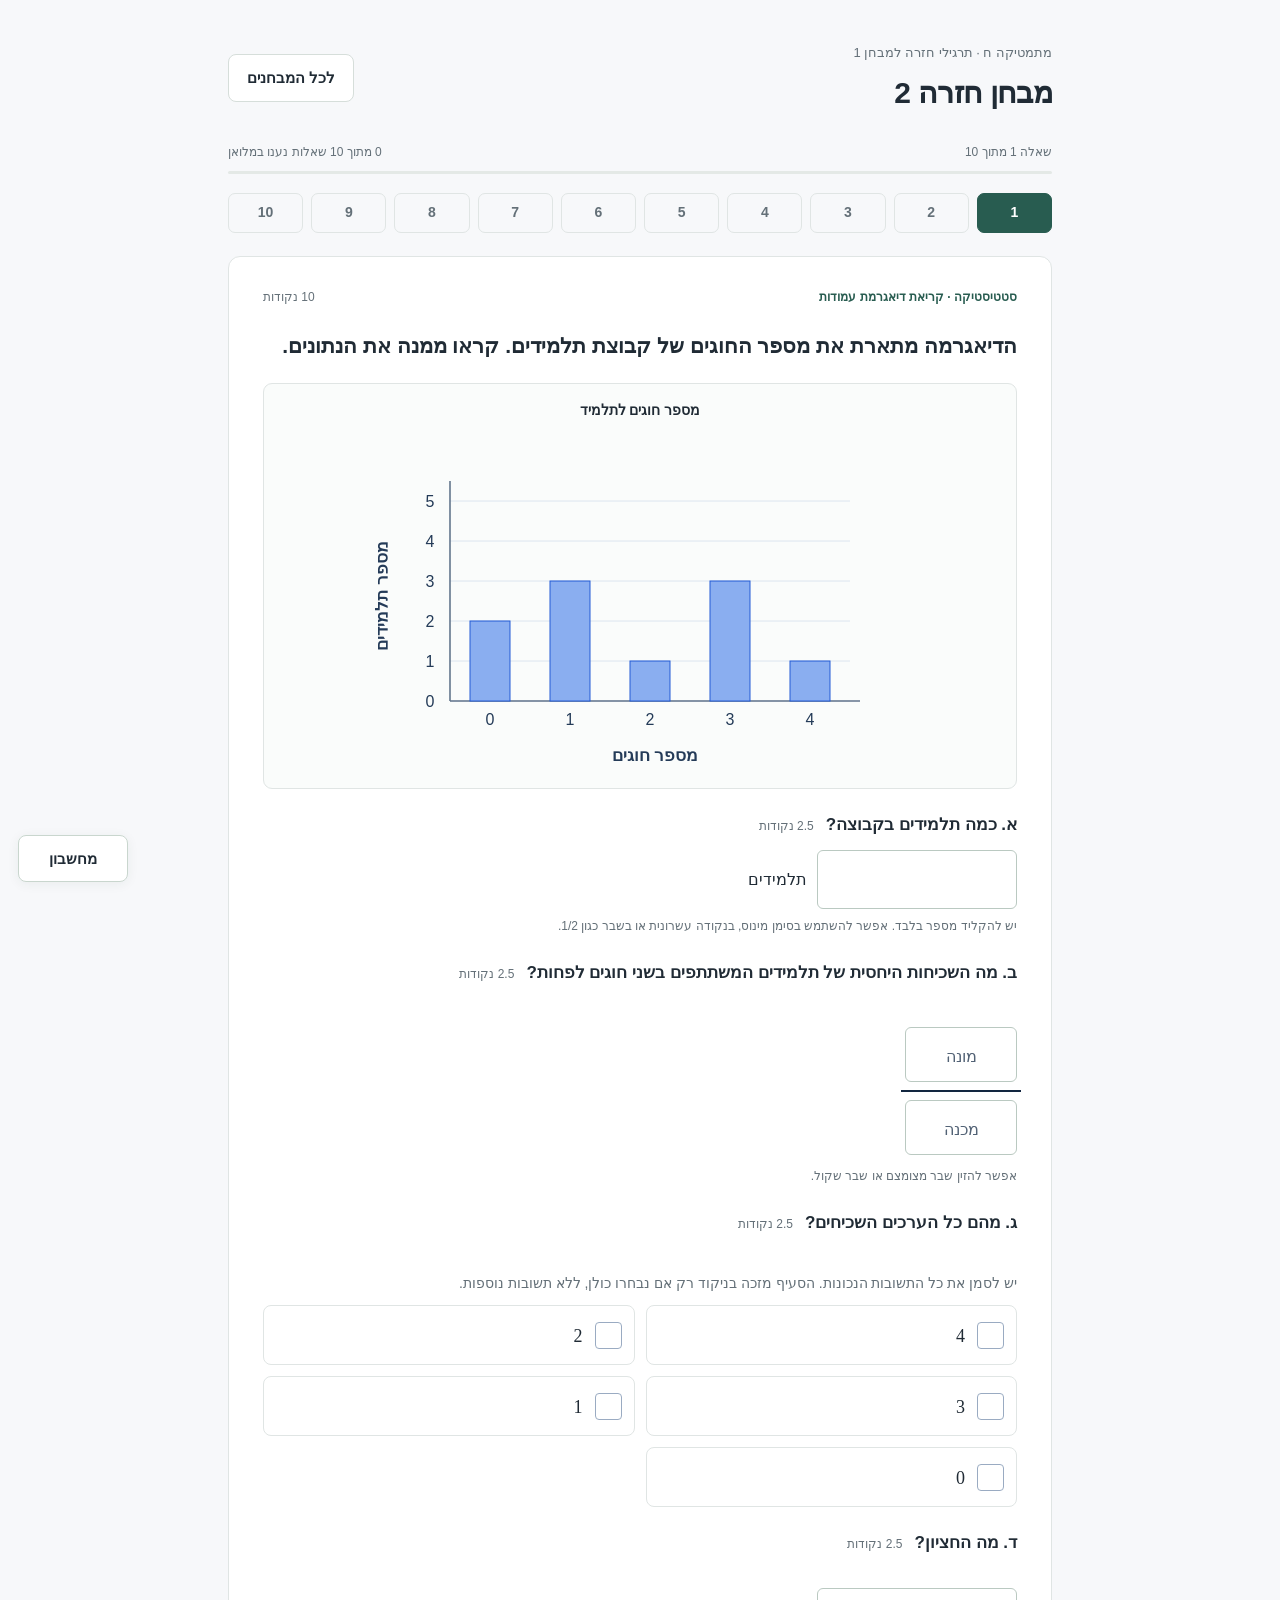
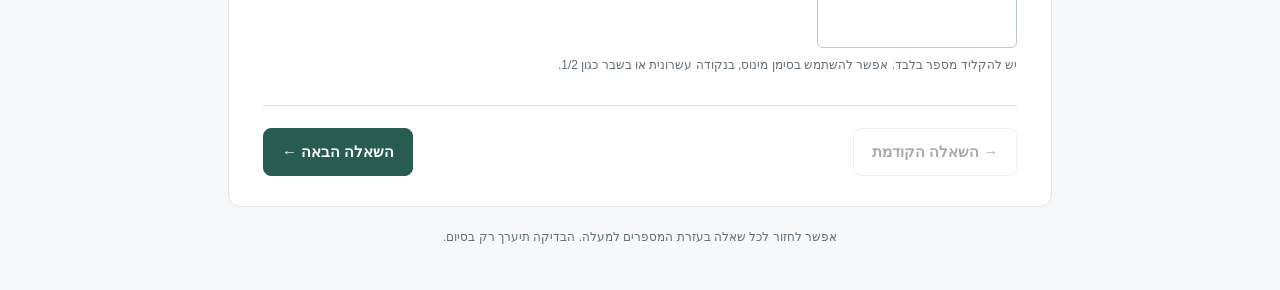
<file: exam-2.html>
<!doctype html>
<html lang="he" dir="rtl">
<head>
<meta charset="utf-8">
<meta name="viewport" content="width=device-width,initial-scale=1">
<meta http-equiv="Content-Security-Policy" content="default-src 'none'; script-src 'unsafe-inline'; style-src 'self' 'unsafe-inline'; img-src 'self' data:; connect-src 'none'; base-uri 'none'; form-action 'none'">
<title>מבחן חזרה 2 · מתמטיקה לכיתה ח׳</title>
<style>
:root{--ink:#182d49;--muted:#526275;--blue:#225bd5;--line:#dce5ef;--green:#11684b;--red:#a52d46;--paper:#f5f7fa}*{box-sizing:border-box}[hidden]{display:none!important}body{margin:0;background:var(--paper);color:var(--ink);font-family:Arial,"Segoe UI",sans-serif;line-height:1.65}button,input{font:inherit}button{cursor:pointer}button:focus-visible,input:focus-visible,summary:focus-visible{outline:3px solid #df9b24;outline-offset:4px}button:disabled{cursor:default;opacity:.4}main{max-width:880px;margin:32px auto;padding:0 24px}header{display:flex;justify-content:space-between;align-items:center;gap:16px;margin-bottom:22px}.eyebrow{font-size:14px;color:var(--muted);margin:0 0 2px}h1{font-size:29px;line-height:1.3;margin:0}.badge{font-size:13px;color:var(--blue);background:#eaf0fc;padding:5px 11px;border-radius:30px;white-space:nowrap}.card{background:white;border:1px solid var(--line);border-radius:15px;padding:28px 32px;min-width:0}.intro h2{font-size:25px;margin:0 0 12px}.intro p{margin:10px 0}.intro ul{padding-right:23px;margin:18px 0 23px}.intro li{margin:8px 0}.facts{display:flex;flex-wrap:wrap;gap:10px;margin:20px 0}.facts span{border:1px solid var(--line);border-radius:8px;padding:5px 12px;font-size:14px}.primary,.secondary{border-radius:9px;padding:10px 20px;font-weight:bold;border:1px solid transparent}.primary{background:var(--blue);color:white}.primary:hover{background:#1749b7}.secondary{background:white;border-color:#ccd8e7;color:var(--ink)}.secondary:hover{background:#f2f6ff}.quiet{font-size:14px;color:var(--muted)}.status{font-size:13px;color:var(--muted);margin:12px 0}.progress-header{display:flex;justify-content:space-between;gap:12px;font-size:14px;margin:0 0 9px;color:var(--muted)}.track{height:5px;background:#e1e8f1;border-radius:10px;overflow:hidden;margin-bottom:16px}.track>span{display:block;height:100%;background:var(--blue);transition:width .2s}.question-nav{display:grid;grid-template-columns:repeat(10,1fr);gap:7px;margin-bottom:18px}.question-nav button{border:1px solid #cbd7e7;border-radius:7px;min-height:38px;background:white;color:var(--ink);font-weight:bold;padding:3px}.question-nav button.answered{background:#e7eefc;border-color:#a5bee9}.question-nav button.partial{background:linear-gradient(90deg,#e7eefc 50%,white 50%)}.question-nav button[aria-current=step]{outline:2px solid var(--blue);outline-offset:1px}.card-meta{display:flex;justify-content:space-between;align-items:center;gap:12px;margin-bottom:10px;font-size:14px;color:var(--muted)}.topic{color:var(--blue);font-weight:bold}.question-title{font-size:23px;line-height:1.65;margin:0 0 15px}.question-title:focus,#result-title:focus{outline:none}.visual{margin:18px 0;background:#f8fafc;border:1px solid #e6edf5;border-radius:12px;padding:12px;text-align:center}.visual svg{max-width:100%;height:auto;max-height:350px;display:block;margin:auto}.visual svg.coordinate-grid{max-height:410px}.diagram-note{font-size:12px;color:var(--muted);text-align:center;margin:3px 0 0}.part{margin:22px 0 0;padding:0;border:0;min-width:0;width:100%}.part+.part{border-top:1px solid var(--line);padding-top:20px}.part legend{float:right;width:100%;font-size:18px;font-weight:bold;margin-bottom:10px;padding:0}.part legend+*{clear:both}.part-points{font-size:12px;color:var(--muted);font-weight:normal;margin-inline-start:7px}.answers{display:grid;grid-template-columns:repeat(2,minmax(0,1fr));gap:11px}.answer{background:white;border:1.5px solid #d3ddea;min-height:60px;border-radius:10px;display:flex;align-items:center;gap:12px;text-align:right;padding:12px;color:var(--ink);font-size:20px;width:100%}.answer:hover{background:#f2f6ff;border-color:#789ee9}.answer[aria-pressed=true]{border-color:var(--blue);background:#edf3ff;box-shadow:inset 0 0 0 1px var(--blue)}.letter{display:grid;place-items:center;min-width:27px;height:27px;font-size:13px;border-radius:6px;background:#f0f4f8;color:var(--muted);flex-shrink:0}.answer[aria-pressed=true] .letter{background:var(--blue);color:white}.choice-value{min-width:0;flex:1}.input-row{display:flex;gap:10px;align-items:center;flex-wrap:wrap}.input-row input{width:200px;max-width:100%;border:1.5px solid #b5c8e0;border-radius:8px;padding:10px 13px;color:var(--ink);background:white;font-size:22px;text-align:center}.input-row input:focus{border-color:var(--blue)}.number-help{font-size:12px;color:var(--muted);margin:7px 0 0}.footer-nav{display:flex;justify-content:space-between;gap:10px;flex-wrap:wrap;border-top:1px solid var(--line);margin-top:26px;padding-top:20px}.finish-hint{font-size:13px;color:var(--muted);margin:16px 0 0;text-align:center}.math{max-width:100%;display:inline-block;direction:ltr;unicode-bidi:isolate;font-family:"Cambria Math","Times New Roman",serif;white-space:nowrap;vertical-align:middle}.answer .math{overflow-x:auto;overflow-y:hidden}.math sup{line-height:0}svg text{font-family:Arial,sans-serif;direction:ltr;unicode-bidi:isolate;fill:#243b58;font-size:17px}svg .grid{stroke:#dce5ef;stroke-width:1}svg .axis{stroke:#62758c;stroke-width:1.6}svg .geometry{stroke:#225bd5;stroke-width:2.6;fill:none;stroke-linecap:round;stroke-linejoin:round}svg .point{fill:#225bd5}svg .arc{stroke:#bd6b1b;stroke-width:2;fill:none}svg .arc-label{fill:#9d5514;font-size:17px}svg .point-label{font-weight:bold;paint-order:stroke;stroke:#f8fafc;stroke-width:5;stroke-linejoin:round}.score-card{text-align:center;padding-top:25px;padding-bottom:25px}.score-card h2{font-size:25px;margin:0}.score{direction:ltr;unicode-bidi:isolate;font-size:64px;font-weight:bold;line-height:1.2;color:var(--blue);margin:12px 0}.score small{font-size:24px;color:var(--muted);font-weight:normal}.result-actions{display:flex;gap:10px;justify-content:center;flex-wrap:wrap;margin-top:17px}.review-header{display:flex;justify-content:space-between;align-items:center;gap:10px;flex-wrap:wrap;margin:27px 0 15px}.review-header h3{margin:0;font-size:21px}.review{margin:15px 0}.review h3{font-size:20px;margin:0 0 10px}.review .prompt{margin:8px 0 15px;font-size:18px}.review-part{border-right:3px solid var(--line);padding:12px 15px;background:#f8fafc;border-radius:7px;margin:12px 0}.review-part.wrong{border-right-color:var(--red);background:#fff5f6}.review-part.correct{border-right-color:var(--green);background:#f0f8f4}.review-part p{margin:5px 0}.bad{color:var(--red)}.good{color:var(--green)}.solution{border-top:1px solid #dce5ef;padding-top:8px!important;margin-top:10px!important}.empty-review{text-align:center;padding:28px}.page-footer{text-align:center;color:var(--muted);font-size:12px;margin:22px 0}.dialog-overlay{position:fixed;inset:0;background:#182d4980;z-index:100;display:grid;place-items:center;padding:20px}.dialog{background:white;max-width:490px;width:100%;border-radius:15px;padding:27px;box-shadow:0 12px 80px #182d4940}.dialog h2{margin:0 0 12px;font-size:24px}.dialog p{margin:0 0 20px}.dialog-actions{display:flex;flex-wrap:wrap;gap:10px}.sr-only{position:absolute;width:1px;height:1px;padding:0;margin:-1px;overflow:hidden;clip:rect(0,0,0,0);white-space:nowrap;border:0}body.modal-open{overflow:hidden}@media(max-width:640px){main{margin:22px auto;padding:0 15px}h1{font-size:25px}.card{padding:23px 18px}.question-title{font-size:21px}.answers{grid-template-columns:1fr}.answer{font-size:20px;min-height:55px}.question-nav{gap:5px}.question-nav button{min-height:35px}.visual{padding:5px}.badge{font-size:11px;padding:5px 8px}.part legend{font-size:17px}.footer-nav button{padding:10px 15px}svg text{font-size:18px}}@media(prefers-reduced-motion:reduce){*{transition:none!important}}@media print{body{background:white}main{max-width:none;margin:0;padding:0}.question-nav,.footer-nav,.result-actions,.review-header button,.dialog-overlay,.status,.page-footer{display:none!important}.card{break-inside:avoid;border-color:#aaa}.review{break-inside:avoid}.score{font-size:40px}.visual svg{max-height:240px}.badge{display:none}#intro,#quiz{display:none!important}}
.angle-symbol{display:inline-block;width:1em;height:1em;vertical-align:-.13em;margin-inline-end:.06em;overflow:visible;fill:none;stroke:currentColor;stroke-width:1.5;stroke-linecap:round;stroke-linejoin:round}
.fraction-expression{font-family:"Cambria Math","Times New Roman",serif;font-size:1em;math-style:normal;direction:ltr}
.home-link{display:inline-flex;align-items:center;text-decoration:none}.home-link:focus-visible{outline:3px solid #df9b24;outline-offset:4px}
svg .context-axis-title{direction:rtl;font-size:17px;font-weight:bold}
svg .person-label{direction:rtl;font-size:17px}
.data-table{border-collapse:collapse;width:100%;font-size:17px;margin:16px 0}.data-table th,.data-table td{border:1px solid var(--line);padding:8px;text-align:center}.data-table th{background:#edf3fa}.multi-instruction{font-size:14px;color:var(--muted);margin:4px 0 10px}.answer.multiple .letter{border:1px solid #9aabc2;background:white;border-radius:4px}.answer.multiple[aria-pressed=true] .letter{color:white;background:var(--blue)}.diagram-option{display:block;text-align:center;padding:12px}.diagram-option>.letter{display:inline-grid;margin-left:8px}.diagram-option .choice-value{display:inline}.option-diagram{display:block;margin-top:12px;background:#f8fafc;border-radius:8px;padding:7px}.option-diagram>svg{display:block;width:100%;height:auto;max-height:270px}.option-diagram svg text{font-size:21px}.point-controls{display:flex;flex-wrap:wrap;gap:14px;align-items:end}.point-controls label{display:flex;flex-direction:column;gap:5px;max-width:150px}.point-controls input{width:100%}.placement-hint{font-size:14px;color:var(--blue);margin:8px 0}.placement-status{display:block;font-size:18px;text-align:center;min-height:30px;margin:12px 0}.clickable-diagram{cursor:crosshair;touch-action:manipulation}.clickable-diagram:focus-visible{outline:3px solid #df9b24;outline-offset:2px}.answer-list{display:flex;flex-wrap:wrap;gap:7px}.answer-list>span{background:#fff;border:1px solid var(--line);padding:3px 8px;border-radius:5px}.review-option{max-width:340px}.review-option .visual{margin:10px 0}.review-option svg{max-height:230px}@media(max-width:640px){.answers.with-diagrams{grid-template-columns:1fr}.data-table{font-size:15px}.data-table td,.data-table th{padding:6px 4px}}
.point-controls{direction:ltr;justify-content:flex-end;flex-wrap:nowrap}
.point-controls label{direction:rtl;text-align:right;flex:0 1 150px;min-width:0}
</style>
<style>.data-row{direction:ltr;unicode-bidi:isolate;display:block;text-align:center;padding:12px 8px;font:22px Arial;background:#edf3ff;border-radius:8px;margin:14px 0;overflow-x:auto;white-space:nowrap}.question-title{font-size:21px}.question-title .data-table{font-weight:normal}.data-table caption{font-size:15px;text-align:right;color:var(--muted);padding:7px}.bar-label{font-size:16px}.chart-caption{font-size:14px;font-weight:bold;text-align:center;margin:3px}.grid-numbers{font-size:13px;paint-order:stroke;stroke:#f8fafc;stroke-width:3}.visual svg.coordinate-grid{max-height:440px}.point-controls{justify-content:flex-start}header{align-items:flex-start}.bar-input{max-width:130px}.footer-nav{clear:both}@media(max-width:450px){header{flex-wrap:wrap}.question-nav{grid-template-columns:repeat(5,1fr)}.data-row{font-size:18px}.data-table{font-size:14px}.part legend{float:none} .visual svg.coordinate-grid{max-height:none}}@media print{header .home-link{display:none}.review{break-inside:auto}.review-part{break-inside:avoid}.data-row{white-space:normal}.question-title{font-size:18px}}</style><style>.answers.wide-options{grid-template-columns:1fr}.part legend{float:none}.point-controls{justify-content:flex-end}</style><style>.frequency-input-table{table-layout:fixed;margin:20px 0 6px}
.frequency-input-table th:first-child{width:24%}
.frequency-input-table th,.frequency-input-table td{padding:12px 8px}
.frequency-input-table input{display:block;width:100%;min-width:0;min-height:48px;padding:6px 2px;border:2px solid #122640;border-radius:0;background:#fff;color:#112640;box-shadow:inset 2px 2px 0 #d7e8ed;text-align:center;font-size:22px}
@media(max-width:450px){.frequency-input-table{font-size:14px}.frequency-input-table th,.frequency-input-table td{padding:8px 3px}.frequency-input-table input{font-size:18px;min-height:44px}.frequency-input-table th:first-child{width:26%}}
</style><style>.mean-method{display:flex;flex-direction:column;align-items:flex-start;gap:10px;min-width:0;width:100%;font-size:17px}
.method-description{line-height:1.55}
.mean-fraction{display:inline-flex;flex-direction:column;align-items:stretch;align-self:center;max-width:100%;font:22px/1.5 "Cambria Math","Times New Roman",serif;text-align:center;unicode-bidi:isolate;padding:0 4px}
.mean-numerator{display:flex;flex-wrap:wrap;justify-content:center;gap:0 5px;border-bottom:1.5px solid currentColor;padding:0 6px 3px}
.sum-term{white-space:nowrap}.mean-denominator{padding-top:2px}
.answer:has(.mean-method){padding:15px 14px;align-items:flex-start}
.review-part .mean-method{padding:10px 0}
@media(max-width:450px){.mean-method{font-size:16px}.mean-fraction{font-size:20px}.answer:has(.mean-method){padding:12px 10px;gap:8px}}
</style><style>.visual svg.editable-bars{width:100%;max-height:430px}
.editable-bars .bar-control{cursor:ns-resize;touch-action:none;outline:none}
.editable-bars .student-bar{fill:#a5edff;stroke:#122640;stroke-width:2}
.bar-handle-line{stroke:#122640;stroke-width:3;stroke-dasharray:4 3}
.bar-handle{fill:#fff;stroke:#122640;stroke-width:2.5}
.bar-value{font-size:16px;font-weight:bold;pointer-events:none;paint-order:stroke;stroke:#fff;stroke-width:3px}
.is-set .bar-handle-line{stroke-dasharray:none}.is-set .bar-handle{fill:#60e99a}
.bar-control:hover .bar-hit{fill:#4bbded14}
.bar-control:focus-visible .bar-hit{stroke:#15274b;stroke-width:2;stroke-dasharray:5 4;fill:#4bbded14}
.bar-controls-help,.bar-controls-status{text-align:center;font-size:14px;line-height:1.6;margin:8px 0}
.bar-controls-status{font-weight:bold;color:#254e67}
</style><style>.fraction-input{display:flex;flex-direction:column;gap:8px;width:112px;max-width:100%;padding:4px 0;margin:5px 0}
.fraction-input input{display:block;width:100%;min-width:0;min-height:48px;border:2px solid #122640;border-radius:0;background:#fff;color:#112640;padding:8px;text-align:center;font-size:22px;box-shadow:inset 2px 2px 0 #d7e8ed}
.fraction-input input::placeholder{font-size:16px;color:#526275;opacity:1}
.fraction-line{display:block;height:2px;background:#122640;margin:0 -4px}
.fraction-input input[aria-invalid=true]{border-color:#a52d46}
.fraction-error{color:#a52d46;font-size:13px;margin:7px 0}
.stacked-fraction{display:inline-flex;flex-direction:column;align-items:stretch;min-width:36px;margin:0 5px;vertical-align:middle;text-align:center;font:22px/1.4 "Cambria Math","Times New Roman",serif;unicode-bidi:isolate}
.stacked-fraction>span:first-child{border-bottom:1.5px solid currentColor;padding:0 6px 2px}.stacked-fraction>span:last-child{padding:2px 6px 0}
</style><style>.calculator-toggle{position:fixed;left:18px;bottom:18px;z-index:41;min-width:110px}
.calculator-panel{position:fixed;left:18px;bottom:80px;z-index:40;width:292px;max-width:calc(100vw - 36px);max-height:calc(100dvh - 100px);overflow:auto;background:#ecfaff;border:3px solid #122640;box-shadow:5px 5px 0 #142847;padding:14px;color:#112640}
.calculator-heading{display:flex;align-items:center;justify-content:space-between;gap:12px;margin-bottom:8px}.calculator-heading h2{font-size:22px;margin:0}
.calculator-close{border:0;background:transparent;color:inherit;font-size:25px;width:36px;height:36px;line-height:1}
.calculator-panel>label{display:block;font-size:13px;margin-bottom:4px}
#calculator-expression{width:100%;min-height:46px;padding:8px;border:2px solid #122640;border-radius:0;background:#fff;color:#112640;box-shadow:inset 2px 2px 0 #d7e8ed;font:20px/1.3 Arial;text-align:left}
.calculator-result{display:flex;align-items:center;justify-content:space-between;gap:10px;margin:10px 0;min-height:36px;font-size:13px}
#calculator-result{font-size:25px;line-height:1.3;overflow-wrap:anywhere;text-align:left;min-width:0}
.calculator-keys{display:grid;grid-template-columns:repeat(4,minmax(0,1fr));gap:7px}
.calculator-keys button{min-height:44px;border:2px solid #122640;border-radius:0;background:#fff7e9;color:#112640;font-size:21px;box-shadow:2px 2px 0 #142847}
.calculator-keys button:hover{background:#ffdeb7}.calculator-keys .calculator-operator{background:#ffd19a}.calculator-keys .calculator-equals{background:#60e99a}
#calculator-help{font-size:12px;line-height:1.6;margin:12px 0 0}.calculator-error{font-size:13px;color:#a52d46;margin:8px 0}
@media(min-width:1100px){body.calculator-open main{margin-left:max(320px,calc((100% - 880px)/2))}}
@media(max-width:450px){.calculator-toggle{left:12px;bottom:12px;min-height:44px}.calculator-panel{left:12px;bottom:72px;width:280px;max-width:calc(100vw - 24px);max-height:calc(100dvh - 88px)}}
@media print{.calculator-toggle,.calculator-panel{display:none!important}body.calculator-open main{margin-left:0}}
</style><style>.part-heading{display:flex;flex-wrap:wrap;align-items:baseline;gap:4px 12px;direction:rtl}
.part-label{min-width:0;direction:rtl;unicode-bidi:isolate;text-align:right}
.label-symbol{direction:ltr;unicode-bidi:isolate;white-space:nowrap}
.part-points{display:inline-block;direction:rtl;unicode-bidi:isolate;white-space:nowrap}
.part-heading>.part-points{flex:0 0 auto;margin:0}
</style><meta name="theme-color" content="#f7f8fa"><meta name="description" content="מבחן חזרה במתמטיקה לכיתה ח׳: סטטיסטיקה, מערכת הצירים ומלבנים. תרגול עצמאי עם ציון והסברים."><link rel="icon" href="favicon.svg" type="image/svg+xml"><link rel="stylesheet" href="site.css?v=20261028-axes"></head>
<body>
<a class="skip-link" href="#quiz">דילוג למבחן</a>
<main>
<header><div><p class="eyebrow">מתמטיקה ח · תרגילי חזרה למבחן 1</p><h1 id="title"></h1></div><a class="secondary home-link" href="./">לכל המבחנים</a></header>
<section id="quiz" hidden aria-label="המבחן"><div class="progress-header"><span id="question-progress"></span><span id="answered-progress" aria-live="polite"></span></div><div class="track" aria-hidden="true"><span id="progress-bar"></span></div><nav id="question-nav" class="question-nav" aria-label="מעבר בין שאלות"></nav><article class="card"><div class="card-meta"><span id="topic" class="topic"></span><span>10 נקודות</span></div><h2 id="question-title" class="question-title" tabindex="-1"></h2><div id="question-drawing"></div><div id="question-table"></div><div id="parts"></div><div class="footer-nav"><button id="previous" class="secondary">→ השאלה הקודמת</button><button id="next" class="primary">השאלה הבאה ←</button><button id="finish" class="primary" hidden>סיום המבחן וקבלת ציון</button></div></article><p class="finish-hint">אפשר לחזור לכל שאלה בעזרת המספרים למעלה. הבדיקה תיערך רק בסיום.</p></section>
<section id="results" hidden aria-labelledby="result-title"><div class="card score-card"><h2 id="result-title" tabindex="-1">המבחן הסתיים</h2><div class="score"><span id="score-value"></span><small> / 100</small></div><p id="result-summary"></p><div class="result-actions"><a class="secondary home-link" href="./">לכל המבחנים</a><button id="restart" class="secondary">פתרון מחדש</button><button id="print" class="secondary">הדפסת התוצאות</button></div></div><div class="review-header"><h3 id="review-title">הטעויות והסברים לתיקון</h3><button id="toggle-review" class="secondary" aria-pressed="false">הצגת כל הפתרונות</button></div><div id="review-list"></div></section>
<p id="storage-status" class="status" role="status" hidden></p>
<noscript><p class="card">כדי לענות על המבחן ולקבל ציון, יש לפתוח את הקובץ בדפדפן שבו JavaScript מופעל.</p></noscript>
<button id="calculator-toggle" class="secondary calculator-toggle" type="button" aria-expanded="false" aria-controls="calculator-panel">מחשבון</button>
<aside id="calculator-panel" class="calculator-panel" aria-labelledby="calculator-title" hidden>
 <div class="calculator-heading"><h2 id="calculator-title">מחשבון</h2><button id="calculator-close" class="calculator-close" type="button" aria-label="סגירת המחשבון">×</button></div>
 <label for="calculator-expression">תרגיל</label>
 <input id="calculator-expression" type="text" dir="ltr" inputmode="decimal" autocomplete="off" spellcheck="false" maxlength="240" placeholder="(6+8+10)÷3" aria-describedby="calculator-help calculator-error">
 <div class="calculator-result"><span>תוצאה</span><output id="calculator-result" dir="ltr" aria-live="polite">—</output></div>
 <p id="calculator-error" class="calculator-error" role="status" hidden></p>
 <div class="calculator-keys" dir="ltr">
  <button type="button" data-calc-action="clear" aria-label="ניקוי החישוב">C</button><button type="button" data-calc-action="backspace" aria-label="מחיקת תו אחרון">⌫</button><button type="button" data-calc-key="(" aria-label="פתיחת סוגריים">(</button><button type="button" data-calc-key=")" aria-label="סגירת סוגריים">)</button>
  <button type="button" data-calc-key="7">7</button><button type="button" data-calc-key="8">8</button><button type="button" data-calc-key="9">9</button><button type="button" data-calc-key="÷" class="calculator-operator" aria-label="חילוק">÷</button>
  <button type="button" data-calc-key="4">4</button><button type="button" data-calc-key="5">5</button><button type="button" data-calc-key="6">6</button><button type="button" data-calc-key="×" class="calculator-operator" aria-label="כפל">×</button>
  <button type="button" data-calc-key="1">1</button><button type="button" data-calc-key="2">2</button><button type="button" data-calc-key="3">3</button><button type="button" data-calc-key="−" class="calculator-operator" aria-label="חיסור">−</button>
  <button type="button" data-calc-key="0">0</button><button type="button" data-calc-key="." aria-label="נקודה עשרונית">.</button><button type="button" data-calc-action="equals" class="calculator-equals" aria-label="חישוב התוצאה">=</button><button type="button" data-calc-key="+" class="calculator-operator" aria-label="חיבור">+</button>
 </div>
 <p id="calculator-help">לחישוב ממוצע: חברו את הנתונים, לחצו = ואז חלקו במספר הנתונים. אפשר גם להקליד תרגיל עם סוגריים.</p>
</aside>

</main>
<div id="dialog-overlay" class="dialog-overlay" hidden><section class="dialog" role="dialog" aria-modal="true" aria-labelledby="dialog-title" aria-describedby="dialog-description"><h2 id="dialog-title"></h2><p id="dialog-description"></p><div class="dialog-actions"><button id="dialog-confirm" class="primary"></button><button id="dialog-cancel" class="secondary">חזרה למבחן</button></div></section></div>
<script id="exam-data" type="application/json">{"number": 2, "revision": "math8-varied-20261027-v2", "title": "מבחן חזרה 2", "questions": [{"topic": "סטטיסטיקה · קריאת דיאגרמת עמודות", "prompt": "הדיאגרמה מתארת את מספר החוגים של קבוצת תלמידים. קראו ממנה את הנתונים.", "parts": [{"type": "number", "label": "כמה תלמידים בקבוצה?", "answer": 10, "explanation": "מחברים את גבהי העמודות: \u003cspan class=\"math\">2+3+1+3+1=10\u003c/span>.", "unit": "תלמידים"}, {"type": "number", "label": "מה השכיחות היחסית של תלמידים המשתתפים בשני חוגים לפחות?", "answer": 0.5, "explanation": "כוללים את העמודות של 2, 3 ו־4 חוגים: \u003cspan class=\"math\">(1+3+1)/10=1/2\u003c/span>.", "unit": "", "inputFormat": "fraction", "fraction": [5, 10]}, {"type": "multi", "label": "מהם כל הערכים השכיחים?", "options": ["\u003cspan class=\"math\">4\u003c/span>", "\u003cspan class=\"math\">2\u003c/span>", "\u003cspan class=\"math\">3\u003c/span>", "\u003cspan class=\"math\">1\u003c/span>", "\u003cspan class=\"math\">0\u003c/span>"], "answer": [2, 3], "explanation": "העמודות של חוג אחד ושל 3 חוגים הן הגבוהות ביותר: בכל אחת 3 תלמידים."}, {"type": "number", "label": "מה החציון?", "answer": 1.5, "explanation": "הנתונים המסודרים הם \u003cspan class=\"math\">0, 0, 1, 1, 1, 2, 3, 3, 3, 4\u003c/span>. שני האמצעיים הם 1 ו־2: \u003cspan class=\"math\">(1+2)/2=1.5\u003c/span>.", "unit": ""}], "drawing": {"kind": "bars", "title": "מספר חוגים לתלמיד", "xLabel": "מספר חוגים", "yLabel": "מספר תלמידים", "labels": [0, 1, 2, 3, 4], "values": [2, 3, 1, 3, 1], "editable": false}, "sourceExercise": "סטטיסטיקה 4, 6", "observations": [0, 0, 1, 1, 1, 2, 3, 3, 3, 4], "id": "2-1"}, {"topic": "סטטיסטיקה · צירוף קבוצות בסקר", "prompt": "12 תלמידים בחרו פעילות אחת מועדפת בהפסקה:\u003ctable class=\"data-table\">\u003ccaption>פעילות מועדפת\u003c/caption>\u003ctr>\u003cth scope=\"row\">פעילות\u003c/th>\u003cth scope=\"col\">קריאה\u003c/th>\u003cth scope=\"col\">משחק בכדור\u003c/th>\u003cth scope=\"col\">ציור\u003c/th>\u003cth scope=\"col\">משחק קופסה\u003c/th>\u003c/tr>\u003ctr>\u003cth scope=\"row\">שכיחות\u003c/th>\u003ctd>3\u003c/td>\u003ctd>4\u003c/td>\u003ctd>2\u003c/td>\u003ctd>3\u003c/td>\u003c/tr>\u003c/table>", "parts": [{"type": "number", "label": "מה השכיחות היחסית של תלמידים שבחרו בקריאה או בציור?", "answer": 0.4166666666666667, "explanation": "אלה שתי קבוצות נפרדות: \u003cspan class=\"math\">(3+2)/12=5/12\u003c/span>.", "unit": "", "inputFormat": "fraction", "fraction": [5, 12]}, {"type": "number", "label": "מה אחוז התלמידים שבחרו במשחק קופסה?", "answer": 25, "explanation": "מתוך 12 תלמידים, 3 בחרו במשחק קופסה: \u003cspan class=\"math\">3/12×100=25\u003c/span>.", "unit": "%"}, {"type": "choice", "label": "מהי הפעילות השכיחה?", "options": ["משחק בכדור", "קריאה", "ציור", "משחק קופסה"], "answer": 0, "explanation": "משחק בכדור נבחר בידי 4 תלמידים, יותר מכל פעילות אחרת."}], "drawing": null, "sourceExercise": "סטטיסטיקה 5", "observations": [0, 0, 0, 1, 1, 1, 1, 2, 2, 3, 3, 3], "id": "2-2"}, {"topic": "סטטיסטיקה · שכיחות חסרה", "prompt": "בטבלה מספר חיות המחמד של 8 תלמידים. אחת השכיחויות חסרה:\u003ctable class=\"data-table\">\u003ccaption>חיות מחמד\u003c/caption>\u003ctr>\u003cth scope=\"row\">מספר חיות\u003c/th>\u003cth scope=\"col\">0\u003c/th>\u003cth scope=\"col\">1\u003c/th>\u003cth scope=\"col\">2\u003c/th>\u003cth scope=\"col\">3\u003c/th>\u003c/tr>\u003ctr>\u003cth scope=\"row\">שכיחות\u003c/th>\u003ctd>2\u003c/td>\u003ctd>?\u003c/td>\u003ctd>3\u003c/td>\u003ctd>1\u003c/td>\u003c/tr>\u003c/table>", "parts": [{"type": "number", "label": "השלימו את השכיחות החסרה.", "answer": 2, "explanation": "סכום השכיחויות הוא 8. לכן השכיחות החסרה היא \u003cspan class=\"math\">8−(2+3+1)=2\u003c/span>.", "unit": ""}, {"type": "number", "label": "חשבו את ממוצע חיות המחמד לתלמיד.", "answer": 1.375, "explanation": "מספר החיות הכולל הוא \u003cspan class=\"math\">0×2+1×2+2×3+3×1=11\u003c/span>. מחלקים ב־8: \u003cspan class=\"math\">11/8=1.375\u003c/span>.", "unit": ""}, {"type": "number", "label": "מה השכיחות היחסית של תלמידים שיש להם לכל היותר חיית מחמד אחת?", "answer": 0.5, "explanation": "כוללים גם אפס חיות וגם חיה אחת: \u003cspan class=\"math\">(2+2)/8=1/2\u003c/span>.", "unit": "", "inputFormat": "fraction", "fraction": [4, 8]}], "drawing": null, "sourceExercise": "סטטיסטיקה 8", "observations": [0, 0, 1, 1, 2, 2, 2, 3], "id": "2-3"}, {"topic": "סטטיסטיקה · בחירת חישוב ממוצע נכון", "prompt": "בטבלה ציוני 10 תלמידים:\u003ctable class=\"data-table\">\u003ccaption>ציונים\u003c/caption>\u003ctr>\u003cth scope=\"row\">ציון\u003c/th>\u003cth scope=\"col\">50\u003c/th>\u003cth scope=\"col\">70\u003c/th>\u003cth scope=\"col\">80\u003c/th>\u003cth scope=\"col\">90\u003c/th>\u003c/tr>\u003ctr>\u003cth scope=\"row\">שכיחות\u003c/th>\u003ctd>1\u003c/td>\u003ctd>2\u003c/td>\u003ctd>4\u003c/td>\u003ctd>3\u003c/td>\u003c/tr>\u003c/table>נועם חישב \u003cspan class=\"math\">(50+70+80+90)/4\u003c/span> וטען שזה ממוצע הכיתה.", "parts": [{"type": "choice", "label": "איזו דרך מחשבת נכון את ממוצע הציונים בטבלה?", "options": ["\u003cspan class=\"mean-method\">\u003cspan class=\"method-description\">מכפילים כל ציון בשכיחותו, מחברים ומחלקים במספר הציונים השונים.\u003c/span>\u003cspan class=\"mean-fraction\" dir=\"ltr\" role=\"math\" aria-label=\"(50×1+70×2+80×4+90×3) / 4\">\u003cspan class=\"mean-numerator\">\u003cspan class=\"sum-term\">50×1 + \u003c/span>\u003cspan class=\"sum-term\">70×2 + \u003c/span>\u003cspan class=\"sum-term\">80×4 + \u003c/span>\u003cspan class=\"sum-term\">90×3\u003c/span>\u003c/span>\u003cspan class=\"mean-denominator\">4\u003c/span>\u003c/span>\u003c/span>", "\u003cspan class=\"mean-method\">\u003cspan class=\"method-description\">מחברים את ארבעת הציונים השונים ומחלקים במספר התלמידים.\u003c/span>\u003cspan class=\"mean-fraction\" dir=\"ltr\" role=\"math\" aria-label=\"(50+70+80+90) / 10\">\u003cspan class=\"mean-numerator\">\u003cspan class=\"sum-term\">50 + \u003c/span>\u003cspan class=\"sum-term\">70 + \u003c/span>\u003cspan class=\"sum-term\">80 + \u003c/span>\u003cspan class=\"sum-term\">90\u003c/span>\u003c/span>\u003cspan class=\"mean-denominator\">10\u003c/span>\u003c/span>\u003c/span>", "\u003cspan class=\"mean-method\">\u003cspan class=\"method-description\">מחברים את השכיחויות ומחלקים במספר הציונים השונים.\u003c/span>\u003cspan class=\"mean-fraction\" dir=\"ltr\" role=\"math\" aria-label=\"(1+2+4+3) / 4\">\u003cspan class=\"mean-numerator\">\u003cspan class=\"sum-term\">1 + \u003c/span>\u003cspan class=\"sum-term\">2 + \u003c/span>\u003cspan class=\"sum-term\">4 + \u003c/span>\u003cspan class=\"sum-term\">3\u003c/span>\u003c/span>\u003cspan class=\"mean-denominator\">4\u003c/span>\u003c/span>\u003c/span>", "\u003cspan class=\"mean-method\">\u003cspan class=\"method-description\">מכפילים כל ציון בשכיחותו, מחברים ומחלקים במספר התלמידים.\u003c/span>\u003cspan class=\"mean-fraction\" dir=\"ltr\" role=\"math\" aria-label=\"(50×1+70×2+80×4+90×3) / 10\">\u003cspan class=\"mean-numerator\">\u003cspan class=\"sum-term\">50×1 + \u003c/span>\u003cspan class=\"sum-term\">70×2 + \u003c/span>\u003cspan class=\"sum-term\">80×4 + \u003c/span>\u003cspan class=\"sum-term\">90×3\u003c/span>\u003c/span>\u003cspan class=\"mean-denominator\">10\u003c/span>\u003c/span>\u003c/span>"], "answer": 3, "explanation": "כל ציון צריך להיכלל כמספר התלמידים שקיבלו אותו. לכן מכפילים כל ציון בשכיחותו ומחלקים בסכום השכיחויות: \u003cspan class=\"math\">1+2+4+3=10\u003c/span>. מתקבל \u003cspan class=\"math\">780/10=78\u003c/span>. חלוקה ב־4 או חיבור השכיחויות בלבד אינם מחשבים את ממוצע הציונים."}, {"type": "number", "label": "מה הממוצע הנכון?", "answer": 78, "explanation": "סכום הציונים הוא \u003cspan class=\"math\">50+140+320+270=780\u003c/span>. לכן \u003cspan class=\"math\">780/10=78\u003c/span>.", "unit": ""}, {"type": "number", "label": "מה אחוז התלמידים שציונם בין 70 ל־90, כולל הקצוות?", "answer": 90, "explanation": "כוללים 70, 80 ו־90: \u003cspan class=\"math\">(2+4+3)/10×100=90\u003c/span>.", "unit": "%"}], "drawing": null, "sourceExercise": "סטטיסטיקה 2", "observations": [50, 70, 70, 80, 80, 80, 80, 90, 90, 90], "id": "2-4"}, {"topic": "סטטיסטיקה · חציון ושכיחות בתחום", "prompt": "זמני הקריאה היומיים, בדקות, של 12 תלמידים:\u003cdiv class=\"data-row\" dir=\"ltr\">10, 25, 15, 20, 10, 30, 15, 20, 25, 15, 20, 15\u003c/div>", "parts": [{"type": "number", "label": "מה החציון?", "answer": 17.5, "explanation": "בסדר עולה: \u003cspan class=\"math\">10, 10, 15, 15, 15, 15, 20, 20, 20, 25, 25, 30\u003c/span>. במקומות 6 ו־7 נמצאים 15 ו־20: \u003cspan class=\"math\">(15+20)/2=17.5\u003c/span>.", "unit": "דקות"}, {"type": "number", "label": "מהו זמן הקריאה השכיח?", "answer": 15, "explanation": "15 דקות מופיע 4 פעמים, יותר מכל זמן אחר.", "unit": "דקות"}, {"type": "number", "label": "מה השכיחות היחסית של תלמידים שקראו בין 10 ל־20 דקות, כולל הקצוות?", "answer": 0.75, "explanation": "כוללים 10, 15 ו־20 דקות: \u003cspan class=\"math\">(2+4+3)/12=9/12=3/4\u003c/span>.", "unit": "", "inputFormat": "fraction", "fraction": [9, 12]}], "drawing": null, "sourceExercise": "סטטיסטיקה 3, 4, 9", "observations": [10, 25, 15, 20, 10, 30, 15, 20, 25, 15, 20, 15], "id": "2-5"}, {"topic": "מערכת הצירים · נקודות על הצירים", "prompt": "התבוננו בחמש הנקודות המסומנות.", "parts": [{"type": "point", "label": "רשמו את שיעורי A.", "answer": [0, 6], "explanation": "A על הציר האנכי, לכן x שלה הוא 0. גובהה 6: \u003cspan class=\"math\">(0, 6)\u003c/span>.", "plot": false, "pointLabel": "P"}, {"type": "point", "label": "רשמו את שיעורי B.", "answer": [-5, 0], "explanation": "B על הציר האופקי, לכן y שלה הוא 0: \u003cspan class=\"math\">(−5, 0)\u003c/span>.", "plot": false, "pointLabel": "P"}, {"type": "multi", "label": "אילו נקודות נמצאות בגובה y = 4?", "options": ["A", "D", "B", "C", "E"], "answer": [1, 4], "explanation": "הנקודות D ו־E נמצאות על אותו קו אופקי בגובה 4."}, {"type": "number", "label": "מה אורך DE?", "answer": 8, "explanation": "הקטע אופקי: \u003cspan class=\"math\">5−(−3)=8\u003c/span>.", "unit": "יחידות"}], "drawing": {"kind": "grid4", "min": -8, "max": 8, "points": [{"label": "A", "x": 0, "y": 6}, {"label": "B", "x": -5, "y": 0}, {"label": "C", "x": 3, "y": -2}, {"label": "D", "x": -3, "y": 4}, {"label": "E", "x": 5, "y": 4}], "segments": []}, "sourceExercise": "מערכת הצירים 1, 2, 4", "id": "2-6"}, {"topic": "מערכת הצירים · מציאת קצה של קטע", "prompt": "הנקודה \u003cspan class=\"math\">A(−5, −3)\u003c/span> היא קצה של קטע אופקי AB. הנקודה B נמצאת 9 יחידות מימין ל־A.\u003cbr>הנקודה \u003cspan class=\"math\">C(2, −5)\u003c/span> היא קצה של קטע אנכי CD. הנקודה D נמצאת 7 יחידות מעל C.", "parts": [{"type": "point", "label": "רשמו את שיעורי B.", "answer": [4, -3], "explanation": "בקטע אופקי y נשאר קבוע. מוסיפים 9 לשיעור x: \u003cspan class=\"math\">−5+9=4\u003c/span>. לכן \u003cspan class=\"math\">B(4, −3)\u003c/span>.", "plot": false, "pointLabel": "P"}, {"type": "point", "label": "רשמו את שיעורי D.", "answer": [2, 2], "explanation": "בקטע אנכי x נשאר קבוע. מוסיפים 7 לשיעור y: \u003cspan class=\"math\">−5+7=2\u003c/span>. לכן \u003cspan class=\"math\">D(2, 2)\u003c/span>.", "plot": false, "pointLabel": "P"}], "drawing": null, "sourceExercise": "מערכת הצירים 4, 5", "id": "2-7"}, {"topic": "מערכת הצירים · הקודקוד הרביעי", "prompt": "שלושה קודקודים עוקבים של מלבן שצלעותיו מקבילות לצירים הם \u003cspan class=\"math\">A(−6, −2), B(1, −2), C(1, 2)\u003c/span>. כל יחידה היא סנטימטר אחד.", "parts": [{"type": "point", "label": "מהם שיעורי הקודקוד D?", "answer": [-6, 2], "explanation": "ל־D אותו x כמו ל־A ואותו y כמו ל־C: \u003cspan class=\"math\">(−6, 2)\u003c/span>.", "plot": false, "pointLabel": "P"}, {"type": "number", "label": "מה אורך AB?", "answer": 7, "explanation": "הצלע אופקית: \u003cspan class=\"math\">1−(−6)=7\u003c/span>.", "unit": "ס״מ"}, {"type": "number", "label": "מה אורך BC?", "answer": 4, "explanation": "הצלע אנכית: \u003cspan class=\"math\">2−(−2)=4\u003c/span>.", "unit": "ס״מ"}, {"type": "number", "label": "מה היקף המלבן?", "answer": 22, "explanation": "מחברים שתי צלעות מכל אורך: \u003cspan class=\"math\">2×(7+4)=22\u003c/span>.", "unit": "ס״מ"}], "drawing": {"kind": "grid4", "min": -8, "max": 8, "points": [{"label": "A", "x": -6, "y": -2}, {"label": "B", "x": 1, "y": -2}, {"label": "C", "x": 1, "y": 2}], "segments": [["A", "B"], ["B", "C"]]}, "sourceExercise": "מערכת הצירים 3, 6", "solutionDrawing": {"kind": "grid4", "min": -8, "max": 8, "points": [{"label": "A", "x": -6, "y": -2}, {"label": "B", "x": 1, "y": -2}, {"label": "C", "x": 1, "y": 2}, {"label": "D", "x": -6, "y": 2}], "segments": [["A", "B"], ["B", "C"], ["C", "D"], ["D", "A"]]}, "id": "2-8"}, {"topic": "מערכת הצירים · קריאת מלבן מהשרטוט", "prompt": "בשרטוט מלבן ABCD. כל יחידה היא סנטימטר אחד.", "parts": [{"type": "point", "label": "מהם שיעורי הקודקוד C?", "answer": [1, 1], "explanation": "הקודקוד הימני התחתון נמצא ב־\u003cspan class=\"math\">(1, 1)\u003c/span>.", "plot": false, "pointLabel": "P"}, {"type": "number", "label": "מה שטח המלבן?", "answer": 24, "explanation": "רוחבו \u003cspan class=\"math\">1−(−5)=6\u003c/span> וגובהו \u003cspan class=\"math\">5−1=4\u003c/span>. לכן \u003cspan class=\"math\">6×4=24\u003c/span>.", "unit": "סמ״ר"}, {"type": "choice", "label": "איזו נקודה נמצאת על הצלע AB?", "options": ["\u003cspan class=\"math\">(−5, 6)\u003c/span>", "\u003cspan class=\"math\">(2, 5)\u003c/span>", "\u003cspan class=\"math\">(−2, 1)\u003c/span>", "\u003cspan class=\"math\">(−2, 5)\u003c/span>"], "answer": 3, "explanation": "על AB מתקיים \u003cspan class=\"math\">y=5\u003c/span> ושיעור x בין \u003cspan class=\"math\">−5\u003c/span> ל־1. רק \u003cspan class=\"math\">(−2, 5)\u003c/span> מקיימת את שני התנאים."}], "drawing": {"kind": "grid4", "min": -8, "max": 8, "points": [{"label": "A", "x": -5, "y": 5}, {"label": "B", "x": 1, "y": 5}, {"label": "C", "x": 1, "y": 1}, {"label": "D", "x": -5, "y": 1}], "segments": [["A", "B"], ["B", "C"], ["C", "D"], ["D", "A"]]}, "sourceExercise": "מערכת הצירים 8", "id": "2-9"}, {"topic": "מערכת הצירים · הזזה למעלה", "prompt": "קודקודי מלבן הם \u003cspan class=\"math\">A(−4, −4), B(3, −4), C(3, −1), D(−4, −1)\u003c/span>. מזיזים את כל המלבן 3 יחידות למעלה. כל יחידה היא סנטימטר אחד.", "parts": [{"type": "point", "label": "רשמו את שיעורי A′.", "answer": [-4, -1], "explanation": "בהזזה למעלה x נשאר קבוע ומוסיפים 3 ל־y: \u003cspan class=\"math\">−4+3=−1\u003c/span>.", "plot": false, "pointLabel": "P"}, {"type": "point", "label": "רשמו את שיעורי C′.", "answer": [3, 2], "explanation": "שיעור x נשאר 3 ושיעור y נעשה \u003cspan class=\"math\">−1+3=2\u003c/span>.", "plot": false, "pointLabel": "P"}, {"type": "number", "label": "מה שטח המלבן לאחר ההזזה?", "answer": 21, "explanation": "הזזה שומרת על אורכי הצלעות: 7 ו־3. לכן השטח הוא \u003cspan class=\"math\">7×3=21\u003c/span>.", "unit": "סמ״ר"}, {"type": "number", "label": "מה היקף המלבן לאחר ההזזה?", "answer": 20, "explanation": "אורכי הצלעות נשארים 7 ו־3: \u003cspan class=\"math\">2×(7+3)=20\u003c/span>.", "unit": "ס״מ"}], "drawing": null, "sourceExercise": "מערכת הצירים 10", "id": "2-10"}]}</script>
<script>
'use strict';
const EXAM=JSON.parse(document.getElementById('exam-data').textContent);
const $=id=>document.getElementById(id);
const esc=v=>String(v).replace(/[&<>"']/g,c=>({'&':'&amp;','<':'&lt;','>':'&gt;','"':'&quot;',"'":'&#39;'}[c]));
const plain=html=>{const d=document.createElement('div');d.innerHTML=html;return d.textContent;};
const fmt=n=>String(n).replace(/-/g,'−');
const key=`ron828-math8-exam-v${EXAM.revision||1}-${EXAM.number}`;
const fresh=()=>({started:true,finished:false,index:0,answers:EXAM.questions.map(q=>q.parts.map(()=>null))});
let state=fresh(),showAll=false,storageWorks=true,dialogAction=null,previousFocus=null;
function fractionParts(raw){
 if(typeof raw!=='string'||!raw.trim())return ['',''];
 if(raw.includes('/'))return raw.split('/').map(s=>s.trim());
 const value=parseNumber(raw);
 if(Number.isFinite(value))for(let d=1;d<=10000;d++){const n=Math.round(value*d);if(Number.isSafeInteger(n)&&Math.abs(n/d-value)<1e-12)return [String(n),String(d)];}
 return [raw,'1'];
}
function validFraction(raw){
 if(typeof raw!=='string')return false;
 if(!raw.includes('/'))return Number.isFinite(parseNumber(raw)); // Keep existing saved numeric answers.
 const parts=raw.split('/').map(s=>s.trim());
 return parts.length===2&&parts.every(s=>/^\d+$/.test(s)&&Number.isSafeInteger(Number(s)))&&Number(parts[1])>0;
}
function fractionHtml(values){
 const [top,bottom]=values.map(v=>String(v??''));
 return `<span class="stacked-fraction" dir="ltr" role="math" aria-label="${esc(top||'?')} חלקי ${esc(bottom||'?')}"><span>${esc(top||'?')}</span><span>${esc(bottom||'?')}</span></span>`;
}
function renderFractionFields(field,p,j){
 const values=fractionParts(state.answers[state.index][j]),group=document.createElement('div');group.className='fraction-input';
 const help=document.createElement('p');help.id=`help-${j}`;help.className='number-help';help.textContent='אפשר להזין שבר מצומצם או שבר שקול.';
 const error=document.createElement('p');error.id=`fraction-error-${j}`;error.className='fraction-error';error.setAttribute('aria-live','polite');error.hidden=true;
 const inputs=[];
 const validate=()=>{
  const invalid=inputs.map((input,k)=>input.value.trim()!==''&&(!/^\d+$/.test(input.value.trim())||!Number.isSafeInteger(Number(input.value))||(k===1&&Number(input.value)===0)));
  inputs.forEach((input,k)=>input.setAttribute('aria-invalid',String(invalid[k])));
  error.textContent=invalid[0]?'יש להזין במונה מספר שלם שאינו שלילי.':invalid[1]?'יש להזין במכנה מספר שלם גדול מאפס.':'';error.hidden=!error.textContent;
 };
 ['מונה','מכנה'].forEach((name,k)=>{
  if(k){const line=document.createElement('span');line.className='fraction-line';line.setAttribute('aria-hidden','true');group.append(line);}
  const input=document.createElement('input');input.type='text';input.id=`answer-${j}-${k===0?'numerator':'denominator'}`;input.inputMode='numeric';input.dir='ltr';input.autocomplete='off';input.placeholder=name;input.value=values[k]??'';
  input.setAttribute('aria-label',plain(p.label)+' – '+name);input.setAttribute('aria-describedby',`${help.id} ${error.id}`);
  input.addEventListener('input',()=>{const v=inputs.map(i=>i.value.trim());answer(j,v.every(s=>s==='')?null:v.join('/'));validate();});
  inputs.push(input);group.append(input);
 });
 field.append(group,help,error);validate();
}

function validSaved(p,v){if(v===null)return true;if(p.type==='number'||p.type==='linepoint')return typeof v==='string';if(p.type==='point')return Array.isArray(v)&&v.length===2&&v.every(x=>typeof x==='string');if(p.type==='multi')return Array.isArray(v)&&new Set(v).size===v.length&&v.every(x=>Number.isInteger(x)&&x>=0&&x<p.options.length);return Number.isInteger(v)&&v>=0&&v<p.options.length;}
try{const saved=JSON.parse(localStorage.getItem(key));if(saved&&typeof saved.started==='boolean'&&typeof saved.finished==='boolean'&&Number.isInteger(saved.index)&&saved.index>=0&&saved.index<10&&Array.isArray(saved.answers)&&saved.answers.length===10&&saved.answers.every((a,i)=>Array.isArray(a)&&a.length===EXAM.questions[i].parts.length&&a.every((v,j)=>validSaved(EXAM.questions[i].parts[j],v))))state=saved;}catch(e){storageWorks=false;}
state.started=true;
if(!state.finished)state.index=0;
function save(){try{localStorage.setItem(key,JSON.stringify(state));storageWorks=true;}catch(e){storageWorks=false;}storageMessage();}
function storageMessage(){$('storage-status').hidden=storageWorks;$('storage-status').textContent=storageWorks?'':'לא ניתן לשמור התקדמות בדפדפן הזה. אפשר לפתור כרגיל, אך יש להשאיר את החלון פתוח עד הסיום.';}
function parseNumber(raw){if(typeof raw!=='string')return NaN;const s=raw.trim().replace(/−/g,'-').replace(/,/g,'.');const n='[+-]?(?:\\d+(?:\\.\\d*)?|\\.\\d+)';if(new RegExp('^'+n+'$').test(s))return Number(s);if(new RegExp('^'+n+'\\s*/\\s*'+n+'$').test(s)){const [a,b]=s.split('/').map(Number);return b===0?NaN:a/b;}return NaN;}
function isAnswered(p,v){if(p.inputFormat==='fraction')return validFraction(v);if(p.type==='number'||p.type==='linepoint')return Number.isFinite(parseNumber(v));if(p.type==='point')return Array.isArray(v)&&v.length===2&&v.every(x=>Number.isFinite(parseNumber(x)));if(p.type==='multi')return Array.isArray(v)&&v.length>0&&validSaved(p,v);return Number.isInteger(v)&&v>=0&&v<p.options.length;}
function correct(p,v){if(!isAnswered(p,v))return false;if(p.type==='number'||p.type==='linepoint')return Math.abs(parseNumber(v)-p.answer)<1e-8;if(p.type==='point')return v.every((x,i)=>Math.abs(parseNumber(x)-p.answer[i])<1e-8);if(p.type==='multi')return v.length===p.answer.length&&p.answer.every(x=>v.includes(x));return v===p.answer;}
function answeredParts(i){return EXAM.questions[i].parts.filter((p,j)=>isAnswered(p,state.answers[i][j])).length;}
function grade(){let score=0,fullyCorrect=0,missing=0;const rows=EXAM.questions.map((q,i)=>{const results=q.parts.map((p,j)=>{const good=correct(p,state.answers[i][j]);if(good)score+=10/q.parts.length;if(!isAnswered(p,state.answers[i][j]))missing++;return good;});if(results.every(Boolean))fullyCorrect++;return results;});return {score:Math.round(score*100)/100,fullyCorrect,missing,rows};}
function svgOpen(viewBox,label,cls=''){return `<svg xmlns="http://www.w3.org/2000/svg" viewBox="${viewBox}" class="${cls}" role="img" aria-label="${esc(label)}"><title>${esc(label)}</title>`;}
function txt(x,y,label,cls='',extra=''){return `<text x="${x}" y="${y}" text-anchor="middle" class="${cls}" ${extra}>${esc(label)}</text>`;}
function line(x1,y1,x2,y2,cls='geometry'){return `<line x1="${x1}" y1="${y1}" x2="${x2}" y2="${y2}" class="${cls}"/>`;}
function arc(cx,cy,r,a1,a2,label){const point=a=>[cx+r*Math.cos(a),cy+r*Math.sin(a)];let diff=a2-a1;while(diff>Math.PI)diff-=2*Math.PI;while(diff<=-Math.PI)diff+=2*Math.PI;const p=point(a1),q=point(a1+diff),mid=a1+diff/2,lr=r+16;return `<path d="M${p[0]} ${p[1]} A${r} ${r} 0 0 ${diff>0?1:0} ${q[0]} ${q[1]}" class="arc"/>`+txt(cx+lr*Math.cos(mid),cy+lr*Math.sin(mid)+5,label,'arc-label');}
function drawing(d){
 if(!d)return '';let s='';
 if(d.kind==='grid4'){
  const X=x=>260+24*x,Y=y=>250-24*y;
  s=svgOpen('0 0 520 510','מערכת צירים בארבעת הרביעים, יחידה אחת בין קווי הרשת','coordinate-grid');
  for(let v=-8;v<=8;v++){
   s+=line(X(v),Y(-8),X(v),Y(8),'grid')+line(X(-8),Y(v),X(8),Y(v),'grid');
   if(v && v%2===0){s+=txt(X(v),Y(0)+22,fmt(v),'grid-numbers');s+=txt(X(0)-12,Y(v)+4,fmt(v),'grid-numbers grid-y-label');}
  }
  s+=line(50,Y(0),474,Y(0),'axis')+line(X(0),458,X(0),38,'axis');
  s+='<path d="M464 245L474 250L464 255 M255 48L260 38L265 48" fill="none" stroke="#62758c"/>';
  s+=txt(488,255,'x')+txt(260,25,'y')+txt(272,273,'0','grid-numbers');
  const pts=Object.fromEntries((d.points||[]).map(p=>[p.label,p]));
  for(const[a,b]of d.segments||[]){s+=line(X(pts[a].x),Y(pts[a].y),X(pts[b].x),Y(pts[b].y));}
  for(const p of d.points||[])s+=`<circle cx="${X(p.x)}" cy="${Y(p.y)}" r="5" class="point"/>`+txt(X(p.x)+12,Y(p.y)-12,p.label,'point-label');
  s+='</svg>';
 }
 if(d.kind==='bars'){
  s='<p class="chart-caption">'+esc(d.title)+'</p>'+svgOpen('0 0 550 350','דיאגרמת עמודות: '+d.xLabel+' בציר האופקי ו־'+d.yLabel+' בציר האנכי','bar-chart');
  for(let v=0;v<=5;v++)s+=line(85,275-v*40,485,275-v*40,'grid')+txt(65,281-v*40,v,'bar-label');
  s+=line(85,275,495,275,'axis')+line(85,275,85,55,'axis');
  const step=400/d.labels.length;
  for(let i=0;i<d.labels.length;i++){
   const h=(d.values?.[i]||0)*40,x=85+(i+.5)*step;
   if(d.editable)s+=`<g class="bar-control" data-bar-control="${i}" tabindex="0" role="slider" aria-label="גובה העמודה עבור ${esc(d.labels[i])} אימונים" aria-valuemin="0" aria-valuemax="5" aria-valuenow="0" aria-valuetext="טרם סומן" aria-orientation="vertical" aria-describedby="bar-controls-help">`;
   s+=`<rect class="student-bar" data-bar="${i}" x="${x-20}" y="${275-h}" width="40" height="${h}" fill="#8aaef0" stroke="#225bd5"/>`;
   if(d.editable)s+=`<line class="bar-handle-line" x1="${x-24}" x2="${x+24}" y1="275" y2="275"/><circle class="bar-handle" cx="${x}" cy="275" r="7"/>`+txt(x,256,'–','bar-value')+`<rect class="bar-hit" x="${85+i*step+5}" y="65" width="${step-10}" height="220" fill="transparent"/></g>`;
   s+=txt(x,299,d.labels[i],'bar-label');
  }
  s+=txt(290,335,d.xLabel,'context-axis-title')+txt(22,170,d.yLabel,'context-axis-title','transform="rotate(-90 22 170)"')+'</svg>';
 }
 return '<div class="visual">'+s+'</div>';
}
function reviewDrawing(q){
 if(q.solutionDrawing)return drawing(q.solutionDrawing);
 if(q.drawing?.editable)return drawing({...q.drawing,editable:false,values:q.parts.slice(0,q.drawing.labels.length).map(p=>p.answer)});
 const p=q.parts.find(p=>p.plot);
 if(p)return drawing({...q.drawing,points:[...(q.drawing.points||[]),{label:p.pointLabel||'P',x:p.answer[0],y:p.answer[1]}]});
 return drawing(coordinateSpec(q));
}

function updateProgress(){const full=EXAM.questions.filter((q,i)=>answeredParts(i)===q.parts.length).length;$('question-progress').textContent=`שאלה ${state.index+1} מתוך 10`;$('answered-progress').textContent=`${full} מתוך 10 שאלות נענו במלואן`;$('progress-bar').style.width=`${full*10}%`;$('question-nav').replaceChildren();EXAM.questions.forEach((q,i)=>{const n=answeredParts(i),b=document.createElement('button');b.type='button';b.textContent=i+1;b.className=n===q.parts.length?'answered':n?'partial':'';b.setAttribute('aria-label',`שאלה ${i+1}, ${n===q.parts.length?'נענתה':n?'נענתה חלקית':'טרם נענתה'}`);if(i===state.index)b.setAttribute('aria-current','step');b.addEventListener('click',()=>go(i));$('question-nav').append(b);});}
function answer(j,value){if(state.finished)return;state.answers[state.index][j]=value;save();updateProgress();}
function renderAnswerTable(q){
 const spec=q.answerTable,table=document.createElement('table');
 table.className='data-table frequency-input-table';
 const caption=table.createCaption();caption.textContent='טבלת שכיחויות';
 const head=table.createTHead().insertRow(),row=table.createTBody().insertRow();
 const title=document.createElement('th');title.scope='row';title.textContent=spec.valueLabel;head.append(title);
 const label=document.createElement('th');label.scope='row';label.id='frequency-row-label';label.textContent=spec.answerLabel;row.append(label);
 spec.values.forEach((value,j)=>{
  const header=document.createElement('th');header.scope='col';header.id=`frequency-value-${j}`;header.textContent=value;head.append(header);
  const cell=row.insertCell(),input=document.createElement('input');
  input.id=`answer-${j}`;input.type='text';input.inputMode='numeric';input.dir='ltr';input.autocomplete='off';
  input.setAttribute('aria-labelledby',`${label.id} ${header.id}`);input.setAttribute('aria-describedby','frequency-table-help');
  input.value=state.answers[state.index][j]??'';
  input.addEventListener('input',()=>answer(j,input.value));cell.append(input);
 });
 const help=document.createElement('p');help.id='frequency-table-help';help.className='number-help';help.textContent=`${fmt(10/q.parts.length)} נקודות לכל תא.`;
 $('question-table').append(table,help);
}

function formatPartLabel(html){
 const container=document.createElement('span');container.innerHTML=html;
 const walker=document.createTreeWalker(container,NodeFilter.SHOW_TEXT),nodes=[];
 while(walker.nextNode())if(!walker.currentNode.parentElement.closest('.math,bdi,math'))nodes.push(walker.currentNode);
 for(const node of nodes){
  const text=node.textContent,matches=[...text.matchAll(/[A-Za-z]+[′″']*(?:\s*=\s*[+−-]?\d+(?:\.\d+)?)?/g)];
  if(!matches.length)continue;
  const fragment=document.createDocumentFragment();let offset=0;
  for(const match of matches){
   fragment.append(document.createTextNode(text.slice(offset,match.index)));
   const token=document.createElement('bdi');token.dir='ltr';token.className='label-symbol';token.textContent=match[0];fragment.append(token);offset=match.index+match[0].length;
  }
  fragment.append(document.createTextNode(text.slice(offset)));node.replaceWith(fragment);
 }
 return container.innerHTML;
}
function partHeading(q,p,j){
 const prefix=q.parts.length>1?['א','ב','ג','ד','ה','ו','ז','ח','ט','י'][j]+'. ':'';
 return '<span class="part-heading"><span class="part-label" dir="rtl">'+prefix+formatPartLabel(p.label)+'</span> <span class="part-points" dir="rtl"><bdi dir="ltr">'+fmt(Math.round(1000/q.parts.length)/100)+'</bdi> נקודות</span></span>';
}

// Given coordinates only; answer keys are never used to build the practice grid.
const extraCoordinateDrawings={
 '1-8':{points:[{label:'K',x:-7,y:2},{label:'L',x:1,y:2},{label:'M',x:4,y:-6},{label:'N',x:4,y:3}],segments:[['K','L'],['M','N']]},
 '2-7':{points:[{label:'A',x:-5,y:-3},{label:'C',x:2,y:-5}],segments:[]},
 '2-10':{points:[{label:'A',x:-4,y:-4},{label:'B',x:3,y:-4},{label:'C',x:3,y:-1},{label:'D',x:-4,y:-1}],segments:[['A','B'],['B','C'],['C','D'],['D','A']]},
 '3-6':{points:[{label:'P',x:-3,y:5},{label:'Q',x:4,y:-2},{label:'R',x:0,y:-4},{label:'S',x:6,y:0}],segments:[]},
 '3-10':{points:[{label:'A',x:0,y:1},{label:'B',x:5,y:1},{label:'C',x:5,y:4},{label:'D',x:0,y:4},{label:'A′',x:-2,y:1}],segments:[['A','B'],['B','C'],['C','D'],['D','A']]}
};
function coordinateSpec(q){
 if(!q.topic.startsWith('מערכת הצירים'))return q.drawing;
 return q.drawing||{kind:'grid4',min:-8,max:8,...extraCoordinateDrawings[q.id]};
}
function coordinateLabel(p){return plain(p.label).match(/[A-Za-z][′″']?/)?.[0]||'P';}
// Only missing points are editable. Reading existing points and lengths uses a static grid.
const coordinatePlotParts={
 '1-6':[0],'1-9':[0,1],'1-10':[2,3],
 '2-7':[0,1],'2-8':[0],'2-10':[0,1],
 '3-7':[0],'3-9':[1],'3-10':[1,2]
};
function canPlotCoordinate(q,j){return coordinatePlotParts[q.id]?.includes(j)||false;}
function coordinateName(label){const name=document.createElement('bdi');name.dir='ltr';name.textContent=label;return name;}
function bindCoordinateWorkspace(q){
 const pointParts=q.parts.map((p,j)=>({p,j})).filter(({p,j})=>p.type==='point'&&canPlotCoordinate(q,j));
 if(!pointParts.length)return;
 const container=$('question-drawing'),svg=container.querySelector('svg.coordinate-grid');
 if(!svg)return;
 let selected=pointParts[0].j;
 const toolbar=document.createElement('div');toolbar.className='coordinate-toolbar';toolbar.setAttribute('role','group');toolbar.setAttribute('aria-label','בחירת נקודה לסימון');
 const targets=[];
 for(const {p,j}of pointParts){
  const button=document.createElement('button');button.type='button';button.className='secondary coordinate-target';button.append('סימון ',coordinateName(coordinateLabel(p)));button.dataset.part=j;
  button.addEventListener('click',()=>{selected=j;refresh();});toolbar.append(button);targets.push({button,j});
 }
 const clear=document.createElement('button');clear.type='button';clear.className='secondary coordinate-clear';clear.textContent='ניקוי הסימון';toolbar.append(clear);
 const hint=document.createElement('p');hint.className='coordinate-help';hint.id='coordinate-help';hint.textContent='בחרו נקודה וסמנו בלחיצה על הרשת. אפשר גם להקליד שיעורים או להשתמש במקשי החצים.';
 const status=document.createElement('output');status.id='coordinate-status';status.className='coordinate-status';status.setAttribute('aria-live','polite');
 container.prepend(toolbar,hint);container.append(status);
 const ns='http://www.w3.org/2000/svg',markers=document.createElementNS(ns,'g');markers.classList.add('workspace-markers');svg.append(markers);
 svg.classList.add('coordinate-interactive');svg.setAttribute('tabindex','0');svg.setAttribute('role','group');svg.setAttribute('aria-describedby',hint.id);
 const coordsFor=j=>{
  const value=state.answers[state.index][j];
  if(!isAnswered(q.parts[j],value))return null;
  const point=value.map(parseNumber);
  return point.every(v=>v>=-8&&v<=8)?point:null;
 };
 function currentCoords(){return coordsFor(selected);}
 function addMarker(label,point,active,target){
  const group=document.createElementNS(ns,'g');group.classList.add('workspace-point');if(active)group.classList.add('active');group.dataset.target=String(target);
  const circle=document.createElementNS(ns,'circle');circle.setAttribute('cx',260+24*point[0]);circle.setAttribute('cy',250-24*point[1]);circle.setAttribute('r',active?8:6);circle.setAttribute('class','workspace-point-circle');
  const text=document.createElementNS(ns,'text');text.setAttribute('x',260+24*point[0]+13);text.setAttribute('y',250-24*point[1]+20);text.setAttribute('class','workspace-point-label');text.textContent=label;
  const title=document.createElementNS(ns,'title');title.textContent=label+' ('+point.join(', ')+')';group.append(title,circle,text);markers.append(group);
 }
 function refresh(){
  markers.replaceChildren();
  targets.forEach(({button,j})=>{button.setAttribute('aria-pressed',String(selected===j));const point=coordsFor(j);if(point)addMarker(coordinateLabel(q.parts[j]),point,selected===j,j);});
  clear.disabled=!currentCoords();
  const label=coordinateLabel(q.parts[selected]);
  svg.setAttribute('aria-label','סימון '+label+' במערכת הצירים');
  const point=currentCoords();status.replaceChildren(coordinateName(label),document.createTextNode(': '));
  if(point){const value=document.createElement('bdi');value.dir='ltr';value.textContent='('+point.map(fmt).join(', ')+')';status.append(value);}else status.append(document.createTextNode('טרם סומנה'));
 }
 function apply(point){
  answer(selected,point.map(String));
  ['x','y'].forEach((axis,i)=>{$(`answer-${selected}-${axis}`).value=String(point[i]);});
  refresh();
 }
 svg.addEventListener('click',event=>{
  const marker=event.target.closest('.workspace-point');
  if(marker){selected=Number(marker.dataset.target);refresh();return;}
  const point=new DOMPoint(event.clientX,event.clientY).matrixTransform(svg.getScreenCTM().inverse());
  if(point.x<68||point.x>452||point.y<58||point.y>442)return;
  apply([Math.max(-8,Math.min(8,Math.round((point.x-260)/24))),Math.max(-8,Math.min(8,Math.round((250-point.y)/24)))]);
 });
 svg.addEventListener('keydown',event=>{
  if(event.key==='Delete'||event.key==='Backspace'){event.preventDefault();clear.click();return;}
  if(!['ArrowLeft','ArrowRight','ArrowUp','ArrowDown'].includes(event.key))return;
  event.preventDefault();const point=[...(currentCoords()||[0,0])],axis=['ArrowLeft','ArrowRight'].includes(event.key)?0:1;
  point[axis]=Math.max(-8,Math.min(8,point[axis]+(['ArrowLeft','ArrowDown'].includes(event.key)?-1:1)));apply(point);
 });
 clear.addEventListener('click',()=>{
  answer(selected,null);['x','y'].forEach(axis=>{$(`answer-${selected}-${axis}`).value='';});
  refresh();
 });
 for(const {j}of pointParts)for(const axis of ['x','y'])$(`answer-${j}-${axis}`).addEventListener('input',()=>{selected=j;refresh();});
 refresh();
}

function renderQuestion(focus=true){
 const q=EXAM.questions[state.index];
 $('topic').textContent=q.topic;$('question-title').innerHTML=q.prompt;
 $('question-drawing').innerHTML=drawing(coordinateSpec(q));$('parts').replaceChildren();
 $('question-table').replaceChildren();
 if(q.answerTable)renderAnswerTable(q);
 if(!q.answerTable&&!q.drawing?.editable)q.parts.forEach((p,j)=>{
  const field=document.createElement('fieldset');field.className='part';
  const legend=document.createElement('legend');legend.id=`label-${j}`;
  legend.innerHTML=partHeading(q,p,j);field.append(legend);
  if(p.type==='choice'||p.type==='multi'){
   const multiple=p.type==='multi';
   if(multiple){const hint=document.createElement('p');hint.className='multi-instruction';hint.textContent='יש לסמן את כל התשובות הנכונות. הסעיף מזכה בניקוד רק אם נבחרו כולן, ללא תשובות נוספות.';field.append(hint);}
   const answers=document.createElement('div');answers.className='answers'+(p.options.some(o=>plain(o).length>30)?' wide-options':'')+(p.optionDrawings?' with-diagrams':'');
   p.options.forEach((option,k)=>{
    const b=document.createElement('button');b.type='button';b.className='answer'+(multiple?' multiple':'')+(p.optionDrawings?' diagram-option':'');b.id=`answer-${j}-${k}`;
    const selected=multiple?(state.answers[state.index][j]||[]).includes(k):state.answers[state.index][j]===k;
    b.setAttribute('aria-pressed',String(selected));
    b.innerHTML=`<span class="letter" aria-hidden="true">${multiple?(selected?'✓':''):['א','ב','ג','ד','ה','ו'][k]}</span><span class="choice-value">${option}</span>`;
    if(p.optionDrawings)b.innerHTML+=`<span class="option-diagram">${drawing(p.optionDrawings[k]).match(/<svg[\s\S]*<\/svg>/)[0]}</span>`;
    b.addEventListener('click',()=>{
     if(multiple){const set=new Set(state.answers[state.index][j]||[]);set.has(k)?set.delete(k):set.add(k);answer(j,[...set].sort((a,b)=>a-b));}
     else answer(j,k);
     for(const [index,btn]of [...answers.children].entries()){
      const chosen=multiple?(state.answers[state.index][j]||[]).includes(index):index===k;
      btn.setAttribute('aria-pressed',String(chosen));if(multiple)btn.querySelector('.letter').textContent=chosen?'✓':'';
     }
    });answers.append(b);
   });field.append(answers);
  }else if(p.inputFormat==='fraction'){renderFractionFields(field,p,j);
  }else if(p.type==='point'){
   const hint=document.createElement('p');hint.className='placement-hint';hint.textContent=canPlotCoordinate(q,j)?'אפשר לסמן את הנקודה על הרשת או להקליד את שיעורי x ו־y.':'הקלידו את שיעורי x ו־y של הנקודה המסומנת.';field.append(hint);
   const row=document.createElement('div');row.className='input-row point-controls';
   ['x','y'].forEach((axis,k)=>{
    const label=document.createElement('label');label.innerHTML=`<span>שיעור <span class="math">${axis}</span></span>`;
    const input=document.createElement('input');input.id=`answer-${j}-${axis}`;input.setAttribute('aria-label',plain(p.label)+' – שיעור '+axis);input.type='text';input.inputMode='decimal';input.dir='ltr';input.autocomplete='off';input.value=state.answers[state.index][j]?.[k]??'';
    input.addEventListener('input',()=>{const v=['x','y'].map(a=>$(`answer-${j}-${a}`).value);answer(j,v);});label.append(input);row.append(label);
   });field.append(row);
   if(p.plot){const output=document.createElement('output');output.id=`placement-status-${j}`;output.className='placement-status';output.setAttribute('aria-live','polite');field.append(output);}
  }else{
   const row=document.createElement('div');row.className='input-row';
   const input=document.createElement('input');input.id=`answer-${j}`;input.type='text';input.inputMode='decimal';input.dir='ltr';input.autocomplete='off';input.setAttribute('aria-labelledby',legend.id);input.setAttribute('aria-describedby',`help-${j}`);input.value=state.answers[state.index][j]??'';
   input.addEventListener('input',()=>{answer(j,input.value);if(p.type==='linepoint')updatePlacement(j);if(q.drawing?.editable)updateBars();});row.append(input);
   if(p.unit){const u=document.createElement('span');u.textContent=p.unit;row.append(u);}field.append(row);
   const help=document.createElement('p');help.id=`help-${j}`;help.className='number-help';help.textContent='יש להקליד מספר בלבד. אפשר להשתמש בסימן מינוס, בנקודה עשרונית או בשבר כגון 1/2.';field.append(help);
   if(p.type==='linepoint'){if(p.plot){const output=document.createElement('output');output.id=`placement-status-${j}`;output.className='placement-status';output.setAttribute('aria-live','polite');field.append(output);}}
  }
  $('parts').append(field);
 });
 if(q.topic.startsWith('מערכת הצירים'))bindCoordinateWorkspace(q);
 $('previous').disabled=state.index===0;$('next').hidden=state.index===9;$('finish').hidden=state.index!==9;updateProgress();
 if(q.drawing?.editable)bindBars();
 if(focus){$('question-title').focus();window.scrollTo({top:0,behavior:'instant'});}
}
function placementCoords(j){const q=EXAM.questions[state.index],p=q.parts[j],v=state.answers[state.index][j];if(!isAnswered(p,v))return null;return p.type==='point'?v.map(parseNumber):[parseNumber(v)];}

function renderPlotAnswer(field,p,j){
 const hint=document.createElement('p');hint.className='placement-hint';hint.textContent='סמנו את הנקודה בלחיצה על מערכת הצירים. לשינוי הסימון, לחצו במקום אחר.';field.append(hint);
 if(p.plot){const output=document.createElement('output');output.id=`placement-status-${j}`;output.className='placement-status';output.setAttribute('aria-live','polite');field.append(output);}
 const clear=document.createElement('button');clear.type='button';clear.id=`placement-clear-${j}`;clear.className='secondary';clear.textContent='ניקוי הסימון';
 clear.addEventListener('click',()=>{answer(j,null);updatePlacement(j);});field.append(clear);
}
function updatePlacement(j){
 const value=placementCoords(j),svg=$('question-drawing').querySelector('svg');svg.querySelector('.user-marker')?.remove();
 $(`placement-status-${j}`).innerHTML=value?'הסימון שלך: <span class="math">('+value.map(fmt).join(', ')+')</span>':'טרם סומנה נקודה.';
 $(`placement-clear-${j}`).disabled=!value;
 if(!value||value.some(v=>v< -8||v>8))return;
 svg.insertAdjacentHTML('beforeend',`<g class="user-marker" aria-hidden="true"><circle cx="${260+24*value[0]}" cy="${250-24*value[1]}" r="8" fill="#fff" stroke="#7a3cac" stroke-width="3"/><circle cx="${260+24*value[0]}" cy="${250-24*value[1]}" r="3" fill="#7a3cac"/></g>`);
}
function bindPlacement(j){
 const svg=$('question-drawing').querySelector('svg');svg.classList.add('clickable-diagram');svg.setAttribute('tabindex','0');svg.setAttribute('role','group');svg.setAttribute('aria-label','סימון נקודה במערכת צירים בלחיצה. אפשר להזיז את הסימון גם במקשי החצים.');
 const clamp=v=>Math.max(-8,Math.min(8,v));
 const apply=coords=>{answer(j,coords.map(String));updatePlacement(j);};
 svg.addEventListener('click',event=>{const p=new DOMPoint(event.clientX,event.clientY).matrixTransform(svg.getScreenCTM().inverse());if(p.x<68||p.x>452||p.y<58||p.y>442)return;apply([clamp(Math.round((p.x-260)/24)),clamp(Math.round((250-p.y)/24))]);});
 svg.addEventListener('keydown',e=>{if(['Delete','Backspace'].includes(e.key)){e.preventDefault();answer(j,null);updatePlacement(j);return;}if(!['ArrowLeft','ArrowRight','ArrowUp','ArrowDown'].includes(e.key))return;e.preventDefault();const v=placementCoords(j)||[0,0],axis=['ArrowLeft','ArrowRight'].includes(e.key)?0:1;v[axis]=clamp(v[axis]+(['ArrowLeft','ArrowDown'].includes(e.key)?-1:1));apply(v);});
 updatePlacement(j);
}


function updateBars(){
 const q=EXAM.questions[state.index];if(!q.drawing?.editable)return;
 let marked=0;
 for(let i=0;i<q.drawing.labels.length;i++){
  const control=$('question-drawing').querySelector(`[data-bar-control="${i}"]`),bar=control.querySelector('.student-bar'),v=parseNumber(state.answers[state.index][i]),valid=Number.isFinite(v)&&v>=0&&v<=5,height=valid?v*40:0,y=275-height;
  if(valid)marked++;
  bar.setAttribute('y',y);bar.setAttribute('height',height);
  control.classList.toggle('is-set',valid);control.setAttribute('aria-valuenow',valid?v:0);control.setAttribute('aria-valuetext',valid?`${v} תלמידים`:'טרם סומן');
  control.querySelector('.bar-handle').setAttribute('cy',y);
  const handle=control.querySelector('.bar-handle-line');handle.setAttribute('y1',y);handle.setAttribute('y2',y);
  const value=control.querySelector('.bar-value');value.setAttribute('y',y-18);value.textContent=valid?fmt(v):'–';
 }
 $('bar-controls-status').textContent=`סומנו ${marked} מתוך ${q.drawing.labels.length} עמודות.`;
}
function bindBars(){
 const container=$('question-drawing'),svg=container.querySelector('svg');
 svg.classList.add('editable-bars');svg.setAttribute('role','group');svg.setAttribute('aria-label','קביעת גובה העמודות בלחיצה, בגרירה או במקשי החצים');
 const help=document.createElement('p');help.id='bar-controls-help';help.className='bar-controls-help';help.textContent='לחצו בגובה הרצוי או גררו את הידית. אפשר גם לבחור עמודה ולשנות בעזרת החצים. למחיקת סימון השתמשו ב־Delete.';
 const status=document.createElement('p');status.id='bar-controls-status';status.className='bar-controls-status';status.setAttribute('aria-live','polite');container.append(help,status);
 for(const control of svg.querySelectorAll('[data-bar-control]')){
  const i=Number(control.dataset.barControl);let activePointer=null;
  const apply=value=>{const next=value===null?null:String(Math.max(0,Math.min(5,Math.round(value))));if(state.answers[state.index][i]===next)return;answer(i,next);updateBars();};
  const setFromPointer=event=>{const point=new DOMPoint(event.clientX,event.clientY).matrixTransform(svg.getScreenCTM().inverse());apply((275-point.y)/40);};
  control.addEventListener('pointerdown',event=>{if(!event.isPrimary||event.button!==0)return;event.preventDefault();control.focus({preventScroll:true});activePointer=event.pointerId;control.setPointerCapture(activePointer);setFromPointer(event);});
  control.addEventListener('pointermove',event=>{if(event.pointerId===activePointer)setFromPointer(event);});
  control.addEventListener('pointerup',event=>{if(event.pointerId!==activePointer)return;setFromPointer(event);if(control.hasPointerCapture(activePointer))control.releasePointerCapture(activePointer);activePointer=null;});
  control.addEventListener('pointercancel',()=>{activePointer=null;});
  control.addEventListener('lostpointercapture',()=>{activePointer=null;});
  control.addEventListener('keydown',event=>{
   if(!['ArrowUp','ArrowDown','ArrowRight','ArrowLeft','Home','End','Delete','Backspace',' ','Enter'].includes(event.key))return;
   event.preventDefault();const current=parseNumber(state.answers[state.index][i]),v=Number.isFinite(current)?current:0;
   if(['Delete','Backspace'].includes(event.key))apply(null);
   else if(event.key==='Home')apply(0);else if(event.key==='End')apply(5);
   else if([' ','Enter'].includes(event.key))apply(v);
   else apply(v+(['ArrowUp','ArrowRight'].includes(event.key)?1:-1));
  });
 }
 updateBars();
}

function go(i){state.index=i;save();renderQuestion();}
function show(){document.title=EXAM.title+' · מתמטיקה לכיתה ח׳';$('title').textContent=EXAM.title;$('quiz').hidden=state.finished;$('results').hidden=!state.finished;storageMessage();if(state.finished)renderResults();else renderQuestion(false);}
function answerHtml(p,v){
 if(v===null||v===''||(Array.isArray(v)&&v.length===0))return 'לא נענתה';
 if(p.inputFormat==='fraction')return fractionHtml(fractionParts(v));
 if(p.type==='choice')return p.options[v]??'לא נענתה';
 if(p.type==='multi')return '<span class="answer-list">'+v.map(i=>'<span>'+p.options[i]+'</span>').join('')+'</span>';
 if(p.type==='point')return '<span class="math">('+v.map(x=>x===''?'?':esc(x)).join(', ')+')</span>';
 return '<span class="math">'+esc(v)+'</span>'+(p.unit?' '+esc(p.unit):'');
}
function solutionHtml(p){if(p.inputFormat==='fraction')return fractionHtml(p.fraction);
 if(p.type==='choice')return p.options[p.answer];
 if(p.type==='multi')return '<span class="answer-list">'+p.answer.map(i=>'<span>'+p.options[i]+'</span>').join('')+'</span>';
 if(p.type==='point')return '<span class="math">('+p.answer.map(fmt).join(', ')+')</span>';
 return '<span class="math">'+fmt(p.answer)+'</span>'+(p.unit?' '+esc(p.unit):'');
}
function renderResults(){const g=grade();$('score-value').textContent=g.score;$('result-summary').textContent=`${g.fullyCorrect} מתוך 10 שאלות נענו נכון במלואן. ניתן ניקוד גם על סעיפים נכונים.`+(g.missing?` ${g.missing} סעיפים לא נענו או מולאו באופן לא תקין.`:'');$('review-title').textContent=showAll?'כל השאלות והפתרונות':'הטעויות והסברים לתיקון';$('toggle-review').textContent=showAll?'הצגת הטעויות בלבד':'הצגת כל הפתרונות';$('toggle-review').setAttribute('aria-pressed',String(showAll));let content='';EXAM.questions.forEach((q,i)=>{if(!showAll&&g.rows[i].every(Boolean))return;const points=g.rows[i].filter(Boolean).length*10/q.parts.length;content+=`<article class="card review"><h3>שאלה ${i+1} · ${esc(q.topic)} <span class="part-points">${Math.round(points*100)/100} מתוך 10 נקודות</span></h3><div class="prompt">${q.prompt}</div>${reviewDrawing(q)}`;q.parts.forEach((p,j)=>{const good=g.rows[i][j];content+=`<div class="review-part ${good?'correct':'wrong'}"><p><strong>${q.parts.length>1?['א','ב','ג','ד','ה','ו','ז','ח','ט','י'][j]+'. ':''}${formatPartLabel(p.label)}</strong></p><p class="${good?'good':'bad'}"><strong>${good?'✓ תשובה נכונה':'✕ יש לתקן'}</strong></p><p>התשובה שלך: ${answerHtml(p,state.answers[i][j])}</p>${good?'':`<p><strong>התשובה הנכונה: ${solutionHtml(p)}</strong></p>`}${p.optionDrawings?`<div class="review-option">${drawing(p.optionDrawings[p.answer])}</div>`:''}<p class="solution">${p.explanation}</p></div>`;});content+='</article>';});$('review-list').innerHTML=content||'<div class="card empty-review"><strong>כל התשובות נכונות — כל הכבוד!</strong><p>אפשר לעיין בכל הפתרונות באמצעות הכפתור למעלה.</p></div>';}
function closeDialog(){ $('dialog-overlay').hidden=true;document.body.classList.remove('modal-open');document.querySelector('main').inert=false;dialogAction=null;if(previousFocus)previousFocus.focus();}
function dialog(title,description,confirmLabel,action,cancelLabel='חזרה למבחן'){previousFocus=document.activeElement;dialogAction=action;$('dialog-title').textContent=title;$('dialog-description').textContent=description;$('dialog-confirm').textContent=confirmLabel;$('dialog-cancel').textContent=cancelLabel;$('dialog-overlay').hidden=false;document.body.classList.add('modal-open');document.querySelector('main').inert=true;$('dialog-cancel').focus();}
$('dialog-cancel').addEventListener('click',closeDialog);$('dialog-confirm').addEventListener('click',()=>{const a=dialogAction;closeDialog();if(a)a();});$('dialog-overlay').addEventListener('keydown',e=>{if(e.key==='Escape'){e.preventDefault();closeDialog();}if(e.key==='Tab'){e.preventDefault();(document.activeElement===$('dialog-cancel')?$('dialog-confirm'):$('dialog-cancel')).focus();}});
$('previous').addEventListener('click',()=>go(Math.max(0,state.index-1)));$('next').addEventListener('click',()=>go(Math.min(9,state.index+1)));
$('finish').addEventListener('click',()=>{const missing=EXAM.questions.reduce((n,q,i)=>n+q.parts.length-answeredParts(i),0);dialog('לסיים את המבחן?',missing?`נותרו ${missing} סעיפים ללא תשובה תקינה. סעיפים אלה יקבלו 0 נקודות. אחרי הסיום יוצגו הציון והפתרונות ולא ניתן יהיה לשנות תשובות.`:'כל השאלות נענו. אחרי הסיום יוצגו הציון והפתרונות ולא ניתן יהיה לשנות תשובות.','סיום והצגת הציון',()=>{state.finished=true;save();show();$('result-title').focus();window.scrollTo({top:0,behavior:'instant'});});});
$('restart').addEventListener('click',()=>dialog('להתחיל מחדש?','התשובות והציון של הניסיון הנוכחי יימחקו מהקובץ הזה בדפדפן. ניתן להדפיס את התוצאות לפני שמתחילים שוב.','התחלה מחדש',()=>{state=fresh();showAll=false;save();show();$('question-title').focus();window.scrollTo({top:0,behavior:'instant'});},'חזרה לתוצאות'));
$('toggle-review').addEventListener('click',()=>{showAll=!showAll;renderResults();});$('print').addEventListener('click',()=>{showAll=true;renderResults();window.print();});
show();
</script>
<script>
// Arithmetic only: parse numbers, parentheses and the four basic operations.
function calculateExpression(raw){
 const source=String(raw).replace(/\s/g,'').replace(/[×*]/g,'*').replace(/[÷/]/g,'/').replace(/−/g,'-').replace(/,/g,'.');
 if(!source)throw new Error('הקלידו תרגיל לחישוב.');
 if(source.length>240)throw new Error('התרגיל ארוך מדי.');
 let index=0;
 const invalid=()=>{throw new Error('בדקו את המספרים, הפעולות והסוגריים בתרגיל.');};
 function primary(){
  if(source[index]==='+'){index++;return primary();}
  if(source[index]==='-'){index++;return -primary();}
  if(source[index]==='('){index++;const value=sum();if(source[index++]!==')')invalid();return value;}
  const token=source.slice(index).match(/^(?:\d+(?:\.\d*)?|\.\d+)(?:[eE][+-]?\d+)?/);
  if(!token)invalid();index+=token[0].length;return Number(token[0]);
 }
 function product(){let value=primary();while(source[index]==='*'||source[index]==='/'){const op=source[index++],right=primary();if(op==='/'&&right===0)throw new Error('אי אפשר לחלק באפס.');value=op==='*'?value*right:value/right;}return value;}
 function sum(){let value=product();while(source[index]==='+'||source[index]==='-'){const op=source[index++],right=product();value=op==='+'?value+right:value-right;}return value;}
 const value=sum();if(index!==source.length)invalid();if(!Number.isFinite(value))throw new Error('התוצאה גדולה מדי.');return value;
}
function calculatorText(value){return String(Number(value.toPrecision(12))).replace(/-/g,'−');}
function initCalculator(){
 const toggle=document.getElementById('calculator-toggle'),panel=document.getElementById('calculator-panel'),input=document.getElementById('calculator-expression'),output=document.getElementById('calculator-result'),error=document.getElementById('calculator-error');
 let completed=false,completedExpression='';
 const focusInput=()=>input.focus({preventScroll:true});
 const edited=()=>{completed=false;error.hidden=true;error.textContent='';input.setAttribute('aria-invalid','false');output.textContent='—';};
 const open=value=>{panel.hidden=!value;toggle.setAttribute('aria-expanded',String(value));document.body.classList.toggle('calculator-open',value);if(value)focusInput();else toggle.focus({preventScroll:true});};
 const run=()=>{try{const result=calculateExpression(input.value);output.textContent=calculatorText(result);error.hidden=true;error.textContent='';input.setAttribute('aria-invalid','false');completed=true;completedExpression=input.value;}catch(e){output.textContent='—';error.textContent=e.message;error.hidden=false;input.setAttribute('aria-invalid','true');completed=false;}};
 const insert=text=>{
  if(completed){input.value=/^[+−×÷*/-]$/.test(text)?'('+completedExpression+')':'';input.setSelectionRange(input.value.length,input.value.length);}
  const start=input.selectionStart??input.value.length,end=input.selectionEnd??start;
  if(input.value.length-(end-start)+text.length>240)return;
  input.setRangeText(text,start,end,'end');edited();focusInput();
 };
 toggle.addEventListener('click',()=>open(panel.hidden));document.getElementById('calculator-close').addEventListener('click',()=>open(false));
 panel.addEventListener('keydown',event=>{if(event.key==='Escape'){event.preventDefault();event.stopPropagation();open(false);}});
 input.addEventListener('input',edited);
 input.addEventListener('keydown',event=>{
  if(event.key==='Enter'||event.key==='='){event.preventDefault();run();}
  else if(completed&&!event.ctrlKey&&!event.metaKey&&!event.altKey&&/^[0-9.+×÷*/−()-]$/.test(event.key)){event.preventDefault();insert(event.key);}
 });
 for(const button of panel.querySelectorAll('[data-calc-key]'))button.addEventListener('click',()=>insert(button.dataset.calcKey));
 for(const button of panel.querySelectorAll('[data-calc-action]'))button.addEventListener('click',()=>{
  const action=button.dataset.calcAction;
  if(action==='equals')run();
  else if(action==='clear'){input.value='';edited();}
  else{const start=input.selectionStart??input.value.length,end=input.selectionEnd??start;input.setRangeText('',start===end?Math.max(0,start-1):start,end,'end');edited();}
  focusInput();
 });
}
initCalculator();

</script></body>
</html>
</file>
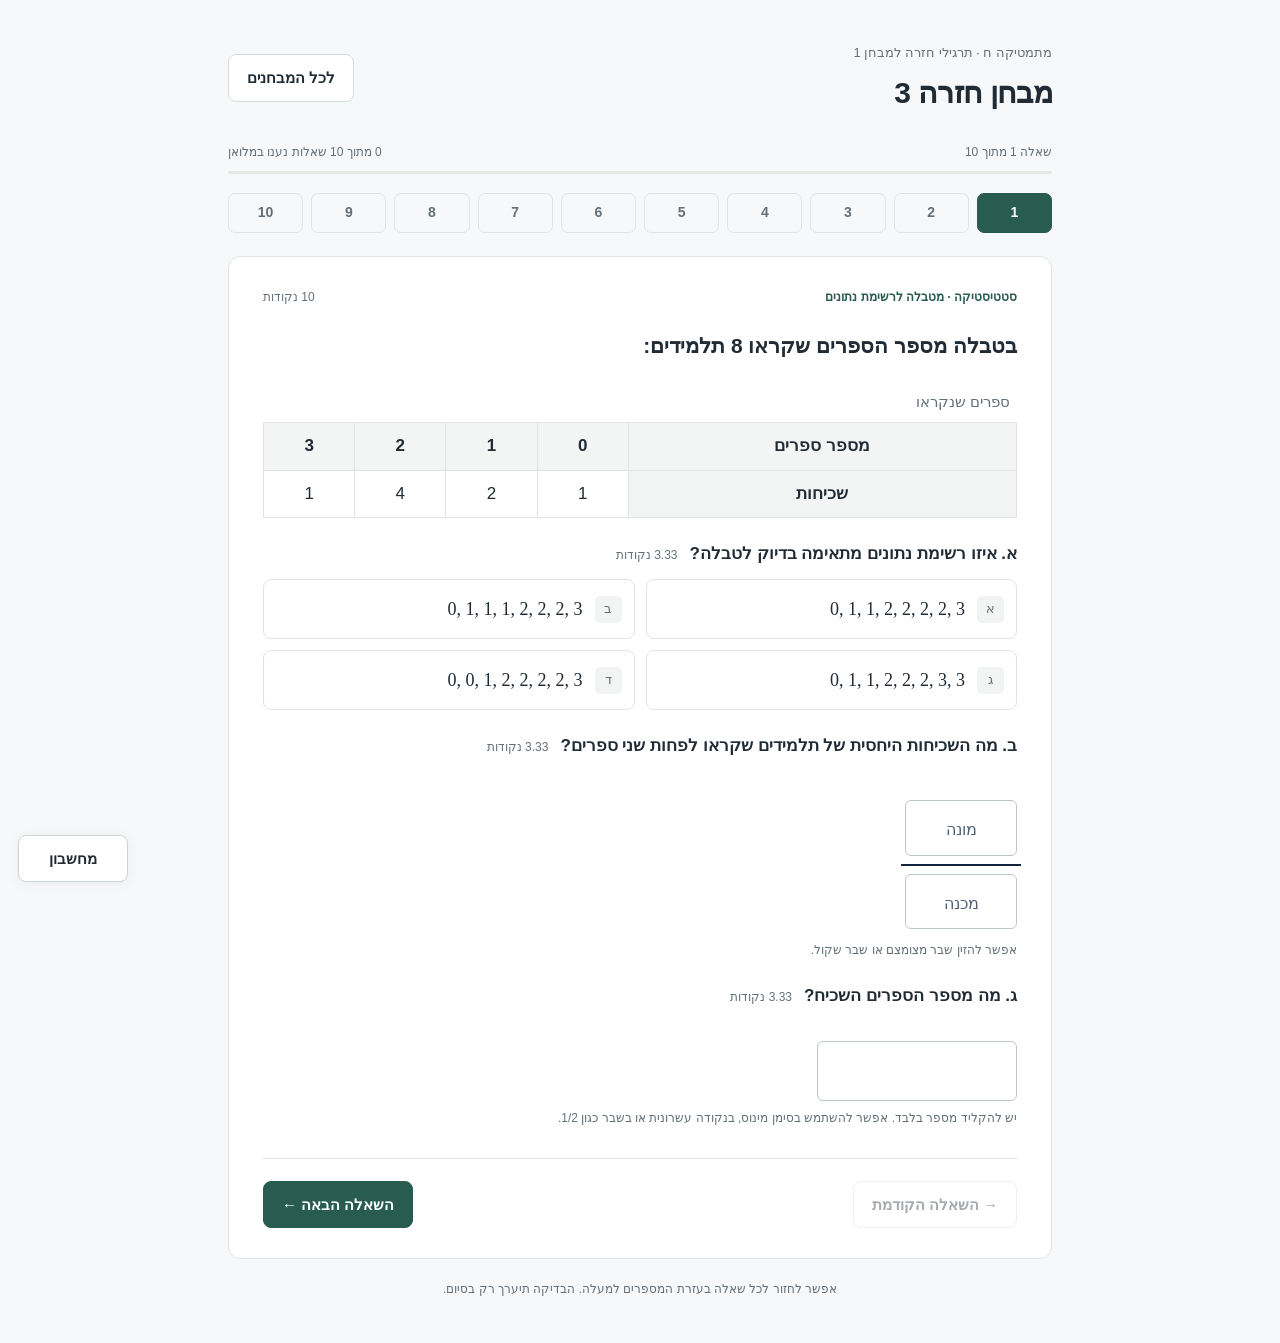
<file: exam-3.html>
<!doctype html>
<html lang="he" dir="rtl">
<head>
<meta charset="utf-8">
<meta name="viewport" content="width=device-width,initial-scale=1">
<meta http-equiv="Content-Security-Policy" content="default-src 'none'; script-src 'unsafe-inline'; style-src 'self' 'unsafe-inline'; img-src 'self' data:; connect-src 'none'; base-uri 'none'; form-action 'none'">
<title>מבחן חזרה 3 · מתמטיקה לכיתה ח׳</title>
<style>
:root{--ink:#182d49;--muted:#526275;--blue:#225bd5;--line:#dce5ef;--green:#11684b;--red:#a52d46;--paper:#f5f7fa}*{box-sizing:border-box}[hidden]{display:none!important}body{margin:0;background:var(--paper);color:var(--ink);font-family:Arial,"Segoe UI",sans-serif;line-height:1.65}button,input{font:inherit}button{cursor:pointer}button:focus-visible,input:focus-visible,summary:focus-visible{outline:3px solid #df9b24;outline-offset:4px}button:disabled{cursor:default;opacity:.4}main{max-width:880px;margin:32px auto;padding:0 24px}header{display:flex;justify-content:space-between;align-items:center;gap:16px;margin-bottom:22px}.eyebrow{font-size:14px;color:var(--muted);margin:0 0 2px}h1{font-size:29px;line-height:1.3;margin:0}.badge{font-size:13px;color:var(--blue);background:#eaf0fc;padding:5px 11px;border-radius:30px;white-space:nowrap}.card{background:white;border:1px solid var(--line);border-radius:15px;padding:28px 32px;min-width:0}.intro h2{font-size:25px;margin:0 0 12px}.intro p{margin:10px 0}.intro ul{padding-right:23px;margin:18px 0 23px}.intro li{margin:8px 0}.facts{display:flex;flex-wrap:wrap;gap:10px;margin:20px 0}.facts span{border:1px solid var(--line);border-radius:8px;padding:5px 12px;font-size:14px}.primary,.secondary{border-radius:9px;padding:10px 20px;font-weight:bold;border:1px solid transparent}.primary{background:var(--blue);color:white}.primary:hover{background:#1749b7}.secondary{background:white;border-color:#ccd8e7;color:var(--ink)}.secondary:hover{background:#f2f6ff}.quiet{font-size:14px;color:var(--muted)}.status{font-size:13px;color:var(--muted);margin:12px 0}.progress-header{display:flex;justify-content:space-between;gap:12px;font-size:14px;margin:0 0 9px;color:var(--muted)}.track{height:5px;background:#e1e8f1;border-radius:10px;overflow:hidden;margin-bottom:16px}.track>span{display:block;height:100%;background:var(--blue);transition:width .2s}.question-nav{display:grid;grid-template-columns:repeat(10,1fr);gap:7px;margin-bottom:18px}.question-nav button{border:1px solid #cbd7e7;border-radius:7px;min-height:38px;background:white;color:var(--ink);font-weight:bold;padding:3px}.question-nav button.answered{background:#e7eefc;border-color:#a5bee9}.question-nav button.partial{background:linear-gradient(90deg,#e7eefc 50%,white 50%)}.question-nav button[aria-current=step]{outline:2px solid var(--blue);outline-offset:1px}.card-meta{display:flex;justify-content:space-between;align-items:center;gap:12px;margin-bottom:10px;font-size:14px;color:var(--muted)}.topic{color:var(--blue);font-weight:bold}.question-title{font-size:23px;line-height:1.65;margin:0 0 15px}.question-title:focus,#result-title:focus{outline:none}.visual{margin:18px 0;background:#f8fafc;border:1px solid #e6edf5;border-radius:12px;padding:12px;text-align:center}.visual svg{max-width:100%;height:auto;max-height:350px;display:block;margin:auto}.visual svg.coordinate-grid{max-height:410px}.diagram-note{font-size:12px;color:var(--muted);text-align:center;margin:3px 0 0}.part{margin:22px 0 0;padding:0;border:0;min-width:0;width:100%}.part+.part{border-top:1px solid var(--line);padding-top:20px}.part legend{float:right;width:100%;font-size:18px;font-weight:bold;margin-bottom:10px;padding:0}.part legend+*{clear:both}.part-points{font-size:12px;color:var(--muted);font-weight:normal;margin-inline-start:7px}.answers{display:grid;grid-template-columns:repeat(2,minmax(0,1fr));gap:11px}.answer{background:white;border:1.5px solid #d3ddea;min-height:60px;border-radius:10px;display:flex;align-items:center;gap:12px;text-align:right;padding:12px;color:var(--ink);font-size:20px;width:100%}.answer:hover{background:#f2f6ff;border-color:#789ee9}.answer[aria-pressed=true]{border-color:var(--blue);background:#edf3ff;box-shadow:inset 0 0 0 1px var(--blue)}.letter{display:grid;place-items:center;min-width:27px;height:27px;font-size:13px;border-radius:6px;background:#f0f4f8;color:var(--muted);flex-shrink:0}.answer[aria-pressed=true] .letter{background:var(--blue);color:white}.choice-value{min-width:0;flex:1}.input-row{display:flex;gap:10px;align-items:center;flex-wrap:wrap}.input-row input{width:200px;max-width:100%;border:1.5px solid #b5c8e0;border-radius:8px;padding:10px 13px;color:var(--ink);background:white;font-size:22px;text-align:center}.input-row input:focus{border-color:var(--blue)}.number-help{font-size:12px;color:var(--muted);margin:7px 0 0}.footer-nav{display:flex;justify-content:space-between;gap:10px;flex-wrap:wrap;border-top:1px solid var(--line);margin-top:26px;padding-top:20px}.finish-hint{font-size:13px;color:var(--muted);margin:16px 0 0;text-align:center}.math{max-width:100%;display:inline-block;direction:ltr;unicode-bidi:isolate;font-family:"Cambria Math","Times New Roman",serif;white-space:nowrap;vertical-align:middle}.answer .math{overflow-x:auto;overflow-y:hidden}.math sup{line-height:0}svg text{font-family:Arial,sans-serif;direction:ltr;unicode-bidi:isolate;fill:#243b58;font-size:17px}svg .grid{stroke:#dce5ef;stroke-width:1}svg .axis{stroke:#62758c;stroke-width:1.6}svg .geometry{stroke:#225bd5;stroke-width:2.6;fill:none;stroke-linecap:round;stroke-linejoin:round}svg .point{fill:#225bd5}svg .arc{stroke:#bd6b1b;stroke-width:2;fill:none}svg .arc-label{fill:#9d5514;font-size:17px}svg .point-label{font-weight:bold;paint-order:stroke;stroke:#f8fafc;stroke-width:5;stroke-linejoin:round}.score-card{text-align:center;padding-top:25px;padding-bottom:25px}.score-card h2{font-size:25px;margin:0}.score{direction:ltr;unicode-bidi:isolate;font-size:64px;font-weight:bold;line-height:1.2;color:var(--blue);margin:12px 0}.score small{font-size:24px;color:var(--muted);font-weight:normal}.result-actions{display:flex;gap:10px;justify-content:center;flex-wrap:wrap;margin-top:17px}.review-header{display:flex;justify-content:space-between;align-items:center;gap:10px;flex-wrap:wrap;margin:27px 0 15px}.review-header h3{margin:0;font-size:21px}.review{margin:15px 0}.review h3{font-size:20px;margin:0 0 10px}.review .prompt{margin:8px 0 15px;font-size:18px}.review-part{border-right:3px solid var(--line);padding:12px 15px;background:#f8fafc;border-radius:7px;margin:12px 0}.review-part.wrong{border-right-color:var(--red);background:#fff5f6}.review-part.correct{border-right-color:var(--green);background:#f0f8f4}.review-part p{margin:5px 0}.bad{color:var(--red)}.good{color:var(--green)}.solution{border-top:1px solid #dce5ef;padding-top:8px!important;margin-top:10px!important}.empty-review{text-align:center;padding:28px}.page-footer{text-align:center;color:var(--muted);font-size:12px;margin:22px 0}.dialog-overlay{position:fixed;inset:0;background:#182d4980;z-index:100;display:grid;place-items:center;padding:20px}.dialog{background:white;max-width:490px;width:100%;border-radius:15px;padding:27px;box-shadow:0 12px 80px #182d4940}.dialog h2{margin:0 0 12px;font-size:24px}.dialog p{margin:0 0 20px}.dialog-actions{display:flex;flex-wrap:wrap;gap:10px}.sr-only{position:absolute;width:1px;height:1px;padding:0;margin:-1px;overflow:hidden;clip:rect(0,0,0,0);white-space:nowrap;border:0}body.modal-open{overflow:hidden}@media(max-width:640px){main{margin:22px auto;padding:0 15px}h1{font-size:25px}.card{padding:23px 18px}.question-title{font-size:21px}.answers{grid-template-columns:1fr}.answer{font-size:20px;min-height:55px}.question-nav{gap:5px}.question-nav button{min-height:35px}.visual{padding:5px}.badge{font-size:11px;padding:5px 8px}.part legend{font-size:17px}.footer-nav button{padding:10px 15px}svg text{font-size:18px}}@media(prefers-reduced-motion:reduce){*{transition:none!important}}@media print{body{background:white}main{max-width:none;margin:0;padding:0}.question-nav,.footer-nav,.result-actions,.review-header button,.dialog-overlay,.status,.page-footer{display:none!important}.card{break-inside:avoid;border-color:#aaa}.review{break-inside:avoid}.score{font-size:40px}.visual svg{max-height:240px}.badge{display:none}#intro,#quiz{display:none!important}}
.angle-symbol{display:inline-block;width:1em;height:1em;vertical-align:-.13em;margin-inline-end:.06em;overflow:visible;fill:none;stroke:currentColor;stroke-width:1.5;stroke-linecap:round;stroke-linejoin:round}
.fraction-expression{font-family:"Cambria Math","Times New Roman",serif;font-size:1em;math-style:normal;direction:ltr}
.home-link{display:inline-flex;align-items:center;text-decoration:none}.home-link:focus-visible{outline:3px solid #df9b24;outline-offset:4px}
svg .context-axis-title{direction:rtl;font-size:17px;font-weight:bold}
svg .person-label{direction:rtl;font-size:17px}
.data-table{border-collapse:collapse;width:100%;font-size:17px;margin:16px 0}.data-table th,.data-table td{border:1px solid var(--line);padding:8px;text-align:center}.data-table th{background:#edf3fa}.multi-instruction{font-size:14px;color:var(--muted);margin:4px 0 10px}.answer.multiple .letter{border:1px solid #9aabc2;background:white;border-radius:4px}.answer.multiple[aria-pressed=true] .letter{color:white;background:var(--blue)}.diagram-option{display:block;text-align:center;padding:12px}.diagram-option>.letter{display:inline-grid;margin-left:8px}.diagram-option .choice-value{display:inline}.option-diagram{display:block;margin-top:12px;background:#f8fafc;border-radius:8px;padding:7px}.option-diagram>svg{display:block;width:100%;height:auto;max-height:270px}.option-diagram svg text{font-size:21px}.point-controls{display:flex;flex-wrap:wrap;gap:14px;align-items:end}.point-controls label{display:flex;flex-direction:column;gap:5px;max-width:150px}.point-controls input{width:100%}.placement-hint{font-size:14px;color:var(--blue);margin:8px 0}.placement-status{display:block;font-size:18px;text-align:center;min-height:30px;margin:12px 0}.clickable-diagram{cursor:crosshair;touch-action:manipulation}.clickable-diagram:focus-visible{outline:3px solid #df9b24;outline-offset:2px}.answer-list{display:flex;flex-wrap:wrap;gap:7px}.answer-list>span{background:#fff;border:1px solid var(--line);padding:3px 8px;border-radius:5px}.review-option{max-width:340px}.review-option .visual{margin:10px 0}.review-option svg{max-height:230px}@media(max-width:640px){.answers.with-diagrams{grid-template-columns:1fr}.data-table{font-size:15px}.data-table td,.data-table th{padding:6px 4px}}
.point-controls{direction:ltr;justify-content:flex-end;flex-wrap:nowrap}
.point-controls label{direction:rtl;text-align:right;flex:0 1 150px;min-width:0}
</style>
<style>.data-row{direction:ltr;unicode-bidi:isolate;display:block;text-align:center;padding:12px 8px;font:22px Arial;background:#edf3ff;border-radius:8px;margin:14px 0;overflow-x:auto;white-space:nowrap}.question-title{font-size:21px}.question-title .data-table{font-weight:normal}.data-table caption{font-size:15px;text-align:right;color:var(--muted);padding:7px}.bar-label{font-size:16px}.chart-caption{font-size:14px;font-weight:bold;text-align:center;margin:3px}.grid-numbers{font-size:13px;paint-order:stroke;stroke:#f8fafc;stroke-width:3}.visual svg.coordinate-grid{max-height:440px}.point-controls{justify-content:flex-start}header{align-items:flex-start}.bar-input{max-width:130px}.footer-nav{clear:both}@media(max-width:450px){header{flex-wrap:wrap}.question-nav{grid-template-columns:repeat(5,1fr)}.data-row{font-size:18px}.data-table{font-size:14px}.part legend{float:none} .visual svg.coordinate-grid{max-height:none}}@media print{header .home-link{display:none}.review{break-inside:auto}.review-part{break-inside:avoid}.data-row{white-space:normal}.question-title{font-size:18px}}</style><style>.answers.wide-options{grid-template-columns:1fr}.part legend{float:none}.point-controls{justify-content:flex-end}</style><style>.frequency-input-table{table-layout:fixed;margin:20px 0 6px}
.frequency-input-table th:first-child{width:24%}
.frequency-input-table th,.frequency-input-table td{padding:12px 8px}
.frequency-input-table input{display:block;width:100%;min-width:0;min-height:48px;padding:6px 2px;border:2px solid #122640;border-radius:0;background:#fff;color:#112640;box-shadow:inset 2px 2px 0 #d7e8ed;text-align:center;font-size:22px}
@media(max-width:450px){.frequency-input-table{font-size:14px}.frequency-input-table th,.frequency-input-table td{padding:8px 3px}.frequency-input-table input{font-size:18px;min-height:44px}.frequency-input-table th:first-child{width:26%}}
</style><style>.mean-method{display:flex;flex-direction:column;align-items:flex-start;gap:10px;min-width:0;width:100%;font-size:17px}
.method-description{line-height:1.55}
.mean-fraction{display:inline-flex;flex-direction:column;align-items:stretch;align-self:center;max-width:100%;font:22px/1.5 "Cambria Math","Times New Roman",serif;text-align:center;unicode-bidi:isolate;padding:0 4px}
.mean-numerator{display:flex;flex-wrap:wrap;justify-content:center;gap:0 5px;border-bottom:1.5px solid currentColor;padding:0 6px 3px}
.sum-term{white-space:nowrap}.mean-denominator{padding-top:2px}
.answer:has(.mean-method){padding:15px 14px;align-items:flex-start}
.review-part .mean-method{padding:10px 0}
@media(max-width:450px){.mean-method{font-size:16px}.mean-fraction{font-size:20px}.answer:has(.mean-method){padding:12px 10px;gap:8px}}
</style><style>.visual svg.editable-bars{width:100%;max-height:430px}
.editable-bars .bar-control{cursor:ns-resize;touch-action:none;outline:none}
.editable-bars .student-bar{fill:#a5edff;stroke:#122640;stroke-width:2}
.bar-handle-line{stroke:#122640;stroke-width:3;stroke-dasharray:4 3}
.bar-handle{fill:#fff;stroke:#122640;stroke-width:2.5}
.bar-value{font-size:16px;font-weight:bold;pointer-events:none;paint-order:stroke;stroke:#fff;stroke-width:3px}
.is-set .bar-handle-line{stroke-dasharray:none}.is-set .bar-handle{fill:#60e99a}
.bar-control:hover .bar-hit{fill:#4bbded14}
.bar-control:focus-visible .bar-hit{stroke:#15274b;stroke-width:2;stroke-dasharray:5 4;fill:#4bbded14}
.bar-controls-help,.bar-controls-status{text-align:center;font-size:14px;line-height:1.6;margin:8px 0}
.bar-controls-status{font-weight:bold;color:#254e67}
</style><style>.fraction-input{display:flex;flex-direction:column;gap:8px;width:112px;max-width:100%;padding:4px 0;margin:5px 0}
.fraction-input input{display:block;width:100%;min-width:0;min-height:48px;border:2px solid #122640;border-radius:0;background:#fff;color:#112640;padding:8px;text-align:center;font-size:22px;box-shadow:inset 2px 2px 0 #d7e8ed}
.fraction-input input::placeholder{font-size:16px;color:#526275;opacity:1}
.fraction-line{display:block;height:2px;background:#122640;margin:0 -4px}
.fraction-input input[aria-invalid=true]{border-color:#a52d46}
.fraction-error{color:#a52d46;font-size:13px;margin:7px 0}
.stacked-fraction{display:inline-flex;flex-direction:column;align-items:stretch;min-width:36px;margin:0 5px;vertical-align:middle;text-align:center;font:22px/1.4 "Cambria Math","Times New Roman",serif;unicode-bidi:isolate}
.stacked-fraction>span:first-child{border-bottom:1.5px solid currentColor;padding:0 6px 2px}.stacked-fraction>span:last-child{padding:2px 6px 0}
</style><style>.calculator-toggle{position:fixed;left:18px;bottom:18px;z-index:41;min-width:110px}
.calculator-panel{position:fixed;left:18px;bottom:80px;z-index:40;width:292px;max-width:calc(100vw - 36px);max-height:calc(100dvh - 100px);overflow:auto;background:#ecfaff;border:3px solid #122640;box-shadow:5px 5px 0 #142847;padding:14px;color:#112640}
.calculator-heading{display:flex;align-items:center;justify-content:space-between;gap:12px;margin-bottom:8px}.calculator-heading h2{font-size:22px;margin:0}
.calculator-close{border:0;background:transparent;color:inherit;font-size:25px;width:36px;height:36px;line-height:1}
.calculator-panel>label{display:block;font-size:13px;margin-bottom:4px}
#calculator-expression{width:100%;min-height:46px;padding:8px;border:2px solid #122640;border-radius:0;background:#fff;color:#112640;box-shadow:inset 2px 2px 0 #d7e8ed;font:20px/1.3 Arial;text-align:left}
.calculator-result{display:flex;align-items:center;justify-content:space-between;gap:10px;margin:10px 0;min-height:36px;font-size:13px}
#calculator-result{font-size:25px;line-height:1.3;overflow-wrap:anywhere;text-align:left;min-width:0}
.calculator-keys{display:grid;grid-template-columns:repeat(4,minmax(0,1fr));gap:7px}
.calculator-keys button{min-height:44px;border:2px solid #122640;border-radius:0;background:#fff7e9;color:#112640;font-size:21px;box-shadow:2px 2px 0 #142847}
.calculator-keys button:hover{background:#ffdeb7}.calculator-keys .calculator-operator{background:#ffd19a}.calculator-keys .calculator-equals{background:#60e99a}
#calculator-help{font-size:12px;line-height:1.6;margin:12px 0 0}.calculator-error{font-size:13px;color:#a52d46;margin:8px 0}
@media(min-width:1100px){body.calculator-open main{margin-left:max(320px,calc((100% - 880px)/2))}}
@media(max-width:450px){.calculator-toggle{left:12px;bottom:12px;min-height:44px}.calculator-panel{left:12px;bottom:72px;width:280px;max-width:calc(100vw - 24px);max-height:calc(100dvh - 88px)}}
@media print{.calculator-toggle,.calculator-panel{display:none!important}body.calculator-open main{margin-left:0}}
</style><style>.part-heading{display:flex;flex-wrap:wrap;align-items:baseline;gap:4px 12px;direction:rtl}
.part-label{min-width:0;direction:rtl;unicode-bidi:isolate;text-align:right}
.label-symbol{direction:ltr;unicode-bidi:isolate;white-space:nowrap}
.part-points{display:inline-block;direction:rtl;unicode-bidi:isolate;white-space:nowrap}
.part-heading>.part-points{flex:0 0 auto;margin:0}
</style><meta name="theme-color" content="#f7f8fa"><meta name="description" content="מבחן חזרה במתמטיקה לכיתה ח׳: סטטיסטיקה, מערכת הצירים ומלבנים. תרגול עצמאי עם ציון והסברים."><link rel="icon" href="favicon.svg" type="image/svg+xml"><link rel="stylesheet" href="site.css?v=20261028-axes"></head>
<body>
<a class="skip-link" href="#quiz">דילוג למבחן</a>
<main>
<header><div><p class="eyebrow">מתמטיקה ח · תרגילי חזרה למבחן 1</p><h1 id="title"></h1></div><a class="secondary home-link" href="./">לכל המבחנים</a></header>
<section id="quiz" hidden aria-label="המבחן"><div class="progress-header"><span id="question-progress"></span><span id="answered-progress" aria-live="polite"></span></div><div class="track" aria-hidden="true"><span id="progress-bar"></span></div><nav id="question-nav" class="question-nav" aria-label="מעבר בין שאלות"></nav><article class="card"><div class="card-meta"><span id="topic" class="topic"></span><span>10 נקודות</span></div><h2 id="question-title" class="question-title" tabindex="-1"></h2><div id="question-drawing"></div><div id="question-table"></div><div id="parts"></div><div class="footer-nav"><button id="previous" class="secondary">→ השאלה הקודמת</button><button id="next" class="primary">השאלה הבאה ←</button><button id="finish" class="primary" hidden>סיום המבחן וקבלת ציון</button></div></article><p class="finish-hint">אפשר לחזור לכל שאלה בעזרת המספרים למעלה. הבדיקה תיערך רק בסיום.</p></section>
<section id="results" hidden aria-labelledby="result-title"><div class="card score-card"><h2 id="result-title" tabindex="-1">המבחן הסתיים</h2><div class="score"><span id="score-value"></span><small> / 100</small></div><p id="result-summary"></p><div class="result-actions"><a class="secondary home-link" href="./">לכל המבחנים</a><button id="restart" class="secondary">פתרון מחדש</button><button id="print" class="secondary">הדפסת התוצאות</button></div></div><div class="review-header"><h3 id="review-title">הטעויות והסברים לתיקון</h3><button id="toggle-review" class="secondary" aria-pressed="false">הצגת כל הפתרונות</button></div><div id="review-list"></div></section>
<p id="storage-status" class="status" role="status" hidden></p>
<noscript><p class="card">כדי לענות על המבחן ולקבל ציון, יש לפתוח את הקובץ בדפדפן שבו JavaScript מופעל.</p></noscript>
<button id="calculator-toggle" class="secondary calculator-toggle" type="button" aria-expanded="false" aria-controls="calculator-panel">מחשבון</button>
<aside id="calculator-panel" class="calculator-panel" aria-labelledby="calculator-title" hidden>
 <div class="calculator-heading"><h2 id="calculator-title">מחשבון</h2><button id="calculator-close" class="calculator-close" type="button" aria-label="סגירת המחשבון">×</button></div>
 <label for="calculator-expression">תרגיל</label>
 <input id="calculator-expression" type="text" dir="ltr" inputmode="decimal" autocomplete="off" spellcheck="false" maxlength="240" placeholder="(6+8+10)÷3" aria-describedby="calculator-help calculator-error">
 <div class="calculator-result"><span>תוצאה</span><output id="calculator-result" dir="ltr" aria-live="polite">—</output></div>
 <p id="calculator-error" class="calculator-error" role="status" hidden></p>
 <div class="calculator-keys" dir="ltr">
  <button type="button" data-calc-action="clear" aria-label="ניקוי החישוב">C</button><button type="button" data-calc-action="backspace" aria-label="מחיקת תו אחרון">⌫</button><button type="button" data-calc-key="(" aria-label="פתיחת סוגריים">(</button><button type="button" data-calc-key=")" aria-label="סגירת סוגריים">)</button>
  <button type="button" data-calc-key="7">7</button><button type="button" data-calc-key="8">8</button><button type="button" data-calc-key="9">9</button><button type="button" data-calc-key="÷" class="calculator-operator" aria-label="חילוק">÷</button>
  <button type="button" data-calc-key="4">4</button><button type="button" data-calc-key="5">5</button><button type="button" data-calc-key="6">6</button><button type="button" data-calc-key="×" class="calculator-operator" aria-label="כפל">×</button>
  <button type="button" data-calc-key="1">1</button><button type="button" data-calc-key="2">2</button><button type="button" data-calc-key="3">3</button><button type="button" data-calc-key="−" class="calculator-operator" aria-label="חיסור">−</button>
  <button type="button" data-calc-key="0">0</button><button type="button" data-calc-key="." aria-label="נקודה עשרונית">.</button><button type="button" data-calc-action="equals" class="calculator-equals" aria-label="חישוב התוצאה">=</button><button type="button" data-calc-key="+" class="calculator-operator" aria-label="חיבור">+</button>
 </div>
 <p id="calculator-help">לחישוב ממוצע: חברו את הנתונים, לחצו = ואז חלקו במספר הנתונים. אפשר גם להקליד תרגיל עם סוגריים.</p>
</aside>

</main>
<div id="dialog-overlay" class="dialog-overlay" hidden><section class="dialog" role="dialog" aria-modal="true" aria-labelledby="dialog-title" aria-describedby="dialog-description"><h2 id="dialog-title"></h2><p id="dialog-description"></p><div class="dialog-actions"><button id="dialog-confirm" class="primary"></button><button id="dialog-cancel" class="secondary">חזרה למבחן</button></div></section></div>
<script id="exam-data" type="application/json">{"number": 3, "revision": "math8-varied-20261027-v2", "title": "מבחן חזרה 3", "questions": [{"topic": "סטטיסטיקה · מטבלה לרשימת נתונים", "prompt": "בטבלה מספר הספרים שקראו 8 תלמידים:\u003ctable class=\"data-table\">\u003ccaption>ספרים שנקראו\u003c/caption>\u003ctr>\u003cth scope=\"row\">מספר ספרים\u003c/th>\u003cth scope=\"col\">0\u003c/th>\u003cth scope=\"col\">1\u003c/th>\u003cth scope=\"col\">2\u003c/th>\u003cth scope=\"col\">3\u003c/th>\u003c/tr>\u003ctr>\u003cth scope=\"row\">שכיחות\u003c/th>\u003ctd>1\u003c/td>\u003ctd>2\u003c/td>\u003ctd>4\u003c/td>\u003ctd>1\u003c/td>\u003c/tr>\u003c/table>", "parts": [{"type": "choice", "label": "איזו רשימת נתונים מתאימה בדיוק לטבלה?", "options": ["\u003cspan class=\"math\">0, 1, 1, 2, 2, 2, 2, 3\u003c/span>", "\u003cspan class=\"math\">0, 1, 1, 1, 2, 2, 2, 3\u003c/span>", "\u003cspan class=\"math\">0, 1, 1, 2, 2, 2, 3, 3\u003c/span>", "\u003cspan class=\"math\">0, 0, 1, 2, 2, 2, 2, 3\u003c/span>"], "answer": 0, "explanation": "ברשימה צריך להופיע 0 פעם אחת, 1 פעמיים, 2 ארבע פעמים ו־3 פעם אחת."}, {"type": "number", "label": "מה השכיחות היחסית של תלמידים שקראו לפחות שני ספרים?", "answer": 0.625, "explanation": "כוללים 2 ו־3 ספרים: \u003cspan class=\"math\">(4+1)/8=5/8\u003c/span>.", "unit": "", "inputFormat": "fraction", "fraction": [5, 8]}, {"type": "number", "label": "מה מספר הספרים השכיח?", "answer": 2, "explanation": "הערך 2 מופיע ארבע פעמים, יותר מכל ערך אחר.", "unit": ""}], "drawing": null, "sourceExercise": "סטטיסטיקה 1, 8", "observations": [0, 1, 1, 2, 2, 2, 2, 3], "id": "3-1"}, {"topic": "סטטיסטיקה · ציונים משני צדי סף", "prompt": "בטבלה ציונים של 10 תלמידים:\u003ctable class=\"data-table\">\u003ccaption>ציוני בוחן\u003c/caption>\u003ctr>\u003cth scope=\"row\">ציון\u003c/th>\u003cth scope=\"col\">60\u003c/th>\u003cth scope=\"col\">75\u003c/th>\u003cth scope=\"col\">85\u003c/th>\u003cth scope=\"col\">95\u003c/th>\u003c/tr>\u003ctr>\u003cth scope=\"row\">שכיחות\u003c/th>\u003ctd>2\u003c/td>\u003ctd>2\u003c/td>\u003ctd>3\u003c/td>\u003ctd>3\u003c/td>\u003c/tr>\u003c/table>", "parts": [{"type": "number", "label": "מה השכיחות היחסית של תלמידים שקיבלו פחות מ־85?", "answer": 0.4, "explanation": "כוללים את הציונים 60 ו־75, אך לא 85: \u003cspan class=\"math\">(2+2)/10=4/10\u003c/span>.", "unit": "", "inputFormat": "fraction", "fraction": [4, 10]}, {"type": "number", "label": "מה אחוז התלמידים שקיבלו 75 ומעלה?", "answer": 80, "explanation": "כוללים 75, 85 ו־95: \u003cspan class=\"math\">(2+3+3)/10×100=80\u003c/span>.", "unit": "%"}, {"type": "number", "label": "כמה תלמידים קיבלו 85 או 95?", "answer": 6, "explanation": "מחברים את שתי השכיחויות: \u003cspan class=\"math\">3+3=6\u003c/span>.", "unit": "תלמידים"}], "drawing": null, "sourceExercise": "סטטיסטיקה 2, 8", "observations": [60, 60, 75, 75, 85, 85, 85, 95, 95, 95], "id": "3-2"}, {"topic": "סטטיסטיקה · שני ערכים אמצעיים", "prompt": "זמני ההמתנה לאוטובוס, בדקות, של 6 תלמידים:\u003cdiv class=\"data-row\" dir=\"ltr\">4, 14, 6, 22, 8, 18\u003c/div>", "parts": [{"type": "number", "label": "מצאו את החציון.", "answer": 11, "explanation": "מסדרים: \u003cspan class=\"math\">4, 6, 8, 14, 18, 22\u003c/span>. שני האמצעיים הם 8 ו־14, ולכן \u003cspan class=\"math\">(8+14)/2=11\u003c/span>.", "unit": "דקות"}, {"type": "number", "label": "חשבו את הממוצע.", "answer": 12, "explanation": "סכום הזמנים הוא 72 דקות. מחלקים ב־6: \u003cspan class=\"math\">72/6=12\u003c/span>.", "unit": "דקות"}], "drawing": null, "sourceExercise": "סטטיסטיקה 3, 7", "observations": [4, 14, 6, 22, 8, 18], "id": "3-3"}, {"topic": "סטטיסטיקה · איתור טעות בדיאגרמה", "prompt": "בטבלה מספר הימים שבהם 10 תלמידים הגיעו ברגל לבית הספר:\u003ctable class=\"data-table\">\u003ccaption>ימי הליכה בשבוע\u003c/caption>\u003ctr>\u003cth scope=\"row\">מספר ימים\u003c/th>\u003cth scope=\"col\">0\u003c/th>\u003cth scope=\"col\">1\u003c/th>\u003cth scope=\"col\">2\u003c/th>\u003cth scope=\"col\">3\u003c/th>\u003cth scope=\"col\">4\u003c/th>\u003c/tr>\u003ctr>\u003cth scope=\"row\">שכיחות\u003c/th>\u003ctd>1\u003c/td>\u003ctd>2\u003c/td>\u003ctd>2\u003c/td>\u003ctd>3\u003c/td>\u003ctd>2\u003c/td>\u003c/tr>\u003c/table>תלמיד שרטט את הדיאגרמה שלמטה. בדיוק עמודה אחת אינה מתאימה לטבלה.", "parts": [{"type": "choice", "label": "איזו עמודה שגויה?", "options": ["\u003cspan class=\"math\">4\u003c/span> ימים", "\u003cspan class=\"math\">2\u003c/span> ימים", "\u003cspan class=\"math\">3\u003c/span> ימים", "\u003cspan class=\"math\">0\u003c/span> ימים", "\u003cspan class=\"math\">1\u003c/span> ימים"], "answer": 1, "explanation": "בטבלה השכיחות של 2 ימים היא 2, אך בדיאגרמה גובה העמודה הוא 3."}, {"type": "number", "label": "מה צריך להיות גובה העמודה השגויה?", "answer": 2, "explanation": "גובה העמודה צריך להיות השכיחות הנכונה מן הטבלה: 2 תלמידים.", "unit": "תלמידים"}, {"type": "number", "label": "לפי הטבלה, מה השכיחות היחסית של תלמידים שהגיעו ברגל לכל היותר יומיים?", "answer": 0.5, "explanation": "כוללים 0, 1 ו־2 ימים לפי הטבלה: \u003cspan class=\"math\">(1+2+2)/10=1/2\u003c/span>.", "unit": "", "inputFormat": "fraction", "fraction": [5, 10]}], "drawing": {"kind": "bars", "title": "הדיאגרמה ששרטט התלמיד", "xLabel": "מספר ימים", "yLabel": "מספר תלמידים", "labels": [0, 1, 2, 3, 4], "values": [1, 2, 3, 3, 2], "editable": false}, "sourceExercise": "סטטיסטיקה 6, 9", "observations": [0, 1, 1, 2, 2, 3, 3, 3, 4, 4], "solutionDrawing": {"kind": "bars", "title": "הדיאגרמה המתוקנת", "xLabel": "מספר ימים", "yLabel": "מספר תלמידים", "labels": [0, 1, 2, 3, 4], "values": [1, 2, 2, 3, 2], "editable": false}, "id": "3-4"}, {"topic": "סטטיסטיקה · כמה ערכים באותה קבוצה", "prompt": "מספר ההודעות שנשלחו בכל אחד מ־10 ימים:\u003cdiv class=\"data-row\" dir=\"ltr\">0, 3, 1, 2, 0, 3, 2, 1, 3, 4\u003c/div>", "parts": [{"type": "choice", "label": "איזו דרך מחשבת נכון את מספר ההודעות הממוצע ליום?", "options": ["\u003cspan class=\"mean-method\">\u003cspan class=\"method-description\">סופרים את כל ההודעות ומחלקים במספר הערכים השונים.\u003c/span>\u003cspan class=\"mean-fraction\" dir=\"ltr\" role=\"math\" aria-label=\"(0×2+1×2+2×2+3×3+4×1) / 5\">\u003cspan class=\"mean-numerator\">\u003cspan class=\"sum-term\">0×2 + \u003c/span>\u003cspan class=\"sum-term\">1×2 + \u003c/span>\u003cspan class=\"sum-term\">2×2 + \u003c/span>\u003cspan class=\"sum-term\">3×3 + \u003c/span>\u003cspan class=\"sum-term\">4×1\u003c/span>\u003c/span>\u003cspan class=\"mean-denominator\">5\u003c/span>\u003c/span>\u003c/span>", "\u003cspan class=\"mean-method\">\u003cspan class=\"method-description\">סופרים את ההודעות בכל הימים ומחלקים בכל 10 הימים, כולל ימים ללא הודעות.\u003c/span>\u003cspan class=\"mean-fraction\" dir=\"ltr\" role=\"math\" aria-label=\"(0×2+1×2+2×2+3×3+4×1) / 10\">\u003cspan class=\"mean-numerator\">\u003cspan class=\"sum-term\">0×2 + \u003c/span>\u003cspan class=\"sum-term\">1×2 + \u003c/span>\u003cspan class=\"sum-term\">2×2 + \u003c/span>\u003cspan class=\"sum-term\">3×3 + \u003c/span>\u003cspan class=\"sum-term\">4×1\u003c/span>\u003c/span>\u003cspan class=\"mean-denominator\">10\u003c/span>\u003c/span>\u003c/span>", "\u003cspan class=\"mean-method\">\u003cspan class=\"method-description\">מחברים כל מספר הודעות שונה פעם אחת ומחלקים במספר הערכים השונים.\u003c/span>\u003cspan class=\"mean-fraction\" dir=\"ltr\" role=\"math\" aria-label=\"(0+1+2+3+4) / 5\">\u003cspan class=\"mean-numerator\">\u003cspan class=\"sum-term\">0 + \u003c/span>\u003cspan class=\"sum-term\">1 + \u003c/span>\u003cspan class=\"sum-term\">2 + \u003c/span>\u003cspan class=\"sum-term\">3 + \u003c/span>\u003cspan class=\"sum-term\">4\u003c/span>\u003c/span>\u003cspan class=\"mean-denominator\">5\u003c/span>\u003c/span>\u003c/span>", "\u003cspan class=\"mean-method\">\u003cspan class=\"method-description\">סופרים את כל ההודעות ומחלקים רק בימים שבהם נשלחה לפחות הודעה אחת.\u003c/span>\u003cspan class=\"mean-fraction\" dir=\"ltr\" role=\"math\" aria-label=\"(0×2+1×2+2×2+3×3+4×1) / 8\">\u003cspan class=\"mean-numerator\">\u003cspan class=\"sum-term\">0×2 + \u003c/span>\u003cspan class=\"sum-term\">1×2 + \u003c/span>\u003cspan class=\"sum-term\">2×2 + \u003c/span>\u003cspan class=\"sum-term\">3×3 + \u003c/span>\u003cspan class=\"sum-term\">4×1\u003c/span>\u003c/span>\u003cspan class=\"mean-denominator\">8\u003c/span>\u003c/span>\u003c/span>"], "answer": 1, "explanation": "יש 10 ימים בסך הכול, ובהם שני ימים עם 0 הודעות. הימים האלה נספרים במכנה אף שאינם מוסיפים לסכום. סכום ההודעות הוא 19, ולכן \u003cspan class=\"math\">19/10=1.9\u003c/span>. אין לחלק רק ב־8 הימים הפעילים או ב־5 הערכים השונים."}, {"type": "number", "label": "מה השכיחות היחסית של ימים שבהם נשלחו בין הודעה אחת ל־3 הודעות, כולל הקצוות?", "answer": 0.7, "explanation": "הערכים 1, 2 ו־3 מופיעים יחד \u003cspan class=\"math\">2+2+3=7\u003c/span> פעמים מתוך 10: \u003cspan class=\"math\">7/10\u003c/span>.", "unit": "", "inputFormat": "fraction", "fraction": [7, 10]}, {"type": "number", "label": "מה אחוז הימים שבהם לא נשלחה אף הודעה?", "answer": 20, "explanation": "בשני ימים נשלחו 0 הודעות: \u003cspan class=\"math\">2/10×100=20\u003c/span>.", "unit": "%"}, {"type": "number", "label": "מה מספר ההודעות השכיח?", "answer": 3, "explanation": "הערך 3 מופיע שלוש פעמים, יותר מכל ערך אחר.", "unit": ""}], "drawing": null, "sourceExercise": "סטטיסטיקה 9", "observations": [0, 3, 1, 2, 0, 3, 2, 1, 3, 4], "id": "3-5"}, {"topic": "מערכת הצירים · מה אפשר לדעת מהשיעורים?", "prompt": "נתונות הנקודות \u003cspan class=\"math\">P(−3, 5), Q(4, −2), R(0, −4), S(6, 0)\u003c/span>.", "parts": [{"type": "choice", "label": "איזו נקודה נמצאת על ציר y?", "options": ["S", "R", "Q", "P"], "answer": 1, "explanation": "על ציר y שיעור x הוא 0. לכן R נמצאת על ציר y."}, {"type": "choice", "label": "איזו נקודה נמצאת על ציר x?", "options": ["S", "Q", "R", "P"], "answer": 0, "explanation": "על ציר x שיעור y הוא 0. לכן S נמצאת על ציר x."}, {"type": "multi", "label": "אילו נקודות נמצאות מתחת לציר x?", "options": ["Q", "R", "S", "P"], "answer": [0, 1], "explanation": "ל־Q ול־R שיעור y שלילי. S נמצאת על הציר עצמו."}, {"type": "number", "label": "מה המרחק של R מראשית הצירים?", "answer": 4, "explanation": "R נמצאת על ציר y, ארבע יחידות מתחת לאפס. המרחק הוא 4 יחידות.", "unit": "יחידות"}], "drawing": null, "sourceExercise": "מערכת הצירים 1, 2, 5", "id": "3-6"}, {"topic": "מערכת הצירים · סימון קצה של קטע", "prompt": "הנקודה \u003cspan class=\"math\">A(−6, 4)\u003c/span> מסומנת. הקטע AB אופקי, אורכו 8 יחידות ו־B מימין ל־A. סמנו את B.", "parts": [{"type": "point", "label": "סמנו את B.", "answer": [2, 4], "explanation": "הקטע אופקי, לכן y נשאר 4. שיעור x של B הוא \u003cspan class=\"math\">−6+8=2\u003c/span>.", "plot": true, "pointLabel": "B"}], "drawing": {"kind": "grid4", "min": -8, "max": 8, "points": [{"label": "A", "x": -6, "y": 4}], "segments": []}, "sourceExercise": "מערכת הצירים 1, 4", "id": "3-7"}, {"topic": "מערכת הצירים · תיקון קריאת קודקוד", "prompt": "תלמיד רשם את שיעורי קודקודי המלבן שבשרטוט כך:\u003cdiv class=\"data-row\" dir=\"ltr\">\u003cspan class=\"math\">A(−4, 3), B(3, 3), C(−2, 3), D(−4, −2)\u003c/span>\u003c/div>הוא טעה בקודקוד אחד. כל יחידה היא סנטימטר אחד.", "parts": [{"type": "choice", "label": "באיזה קודקוד טעה התלמיד?", "options": ["A", "D", "C", "B"], "answer": 2, "explanation": "ב־C הוחלף סדר השיעורים: צריך לקרוא x תחילה ואחריו y."}, {"type": "point", "label": "רשמו את השיעורים הנכונים של הקודקוד שבו טעה.", "answer": [3, -2], "explanation": "הקודקוד הימני התחתון נמצא ב־\u003cspan class=\"math\">C(3, −2)\u003c/span>.", "plot": false, "pointLabel": "P"}, {"type": "number", "label": "מה שטח המלבן?", "answer": 35, "explanation": "אורך הצלע האופקית הוא 7 והאנכית 5. השטח הוא \u003cspan class=\"math\">7×5=35\u003c/span>.", "unit": "סמ״ר"}, {"type": "number", "label": "מה היקף המלבן?", "answer": 24, "explanation": "ההיקף הוא \u003cspan class=\"math\">2×(7+5)=24\u003c/span>.", "unit": "ס״מ"}], "drawing": {"kind": "grid4", "min": -8, "max": 8, "points": [{"label": "A", "x": -4, "y": 3}, {"label": "B", "x": 3, "y": 3}, {"label": "C", "x": 3, "y": -2}, {"label": "D", "x": -4, "y": -2}], "segments": [["A", "B"], ["B", "C"], ["C", "D"], ["D", "A"]]}, "sourceExercise": "מערכת הצירים 7, 8", "id": "3-8"}, {"topic": "מערכת הצירים · השלמת מלבן לפי שטח", "prompt": "במלבן ABCD הצלעות מקבילות לצירים. נתון \u003cspan class=\"math\">A(−3, −4), B(3, −4)\u003c/span>. הקודקודים C ו־D נמצאים מעל AB, ושטח המלבן 30 סמ״ר. כל יחידה היא סנטימטר אחד.", "parts": [{"type": "number", "label": "מה אורך הצלע BC?", "answer": 5, "explanation": "אורך AB הוא \u003cspan class=\"math\">3−(−3)=6\u003c/span>. לכן \u003cspan class=\"math\">BC=30/6=5\u003c/span>.", "unit": "ס״מ"}, {"type": "point", "label": "מהם שיעורי C?", "answer": [3, 1], "explanation": "מ־B עולים 5 יחידות: \u003cspan class=\"math\">−4+5=1\u003c/span>. שיעור x נשאר 3, ולכן \u003cspan class=\"math\">C(3, 1)\u003c/span>.", "plot": false, "pointLabel": "P"}, {"type": "number", "label": "מה היקף המלבן?", "answer": 22, "explanation": "אורכי הצלעות הם 6 ו־5: \u003cspan class=\"math\">2×(6+5)=22\u003c/span>.", "unit": "ס״מ"}], "drawing": {"kind": "grid4", "min": -8, "max": 8, "points": [{"label": "A", "x": -3, "y": -4}, {"label": "B", "x": 3, "y": -4}], "segments": [["A", "B"]]}, "sourceExercise": "מערכת הצירים 3, 6", "solutionDrawing": {"kind": "grid4", "min": -8, "max": 8, "points": [{"label": "A", "x": -3, "y": -4}, {"label": "B", "x": 3, "y": -4}, {"label": "C", "x": 3, "y": 1}, {"label": "D", "x": -3, "y": 1}], "segments": [["A", "B"], ["B", "C"], ["C", "D"], ["D", "A"]]}, "id": "3-9"}, {"topic": "מערכת הצירים · גילוי ההזזה", "prompt": "קודקודי מלבן הם \u003cspan class=\"math\">A(0, 1), B(5, 1), C(5, 4), D(0, 4)\u003c/span>. לאחר הזזה, A עברה לנקודה \u003cspan class=\"math\">A′(−2, 1)\u003c/span>. כל יחידה היא סנטימטר אחד.", "parts": [{"type": "choice", "label": "איזו הזזה בוצעה?", "options": ["2 יחידות שמאלה", "2 יחידות ימינה", "2 יחידות למטה", "2 יחידות למעלה"], "answer": 0, "explanation": "שיעור x קטן ב־2 ושיעור y נשאר 1, ולכן ההזזה היא 2 יחידות שמאלה."}, {"type": "point", "label": "מהם שיעורי B′?", "answer": [3, 1], "explanation": "מפחיתים 2 משיעור x של B: \u003cspan class=\"math\">5−2=3\u003c/span>. שיעור y נשאר 1.", "plot": false, "pointLabel": "P"}, {"type": "point", "label": "מהם שיעורי C′?", "answer": [3, 4], "explanation": "מפחיתים 2 משיעור x של C ושומרים את y: \u003cspan class=\"math\">(3, 4)\u003c/span>.", "plot": false, "pointLabel": "P"}, {"type": "number", "label": "מה שטח המלבן לאחר ההזזה?", "answer": 15, "explanation": "הצלעות נשארות באורך 5 ו־3, ולכן \u003cspan class=\"math\">5×3=15\u003c/span>.", "unit": "סמ״ר"}], "drawing": null, "sourceExercise": "מערכת הצירים 10", "id": "3-10"}]}</script>
<script>
'use strict';
const EXAM=JSON.parse(document.getElementById('exam-data').textContent);
const $=id=>document.getElementById(id);
const esc=v=>String(v).replace(/[&<>"']/g,c=>({'&':'&amp;','<':'&lt;','>':'&gt;','"':'&quot;',"'":'&#39;'}[c]));
const plain=html=>{const d=document.createElement('div');d.innerHTML=html;return d.textContent;};
const fmt=n=>String(n).replace(/-/g,'−');
const key=`ron828-math8-exam-v${EXAM.revision||1}-${EXAM.number}`;
const fresh=()=>({started:true,finished:false,index:0,answers:EXAM.questions.map(q=>q.parts.map(()=>null))});
let state=fresh(),showAll=false,storageWorks=true,dialogAction=null,previousFocus=null;
function fractionParts(raw){
 if(typeof raw!=='string'||!raw.trim())return ['',''];
 if(raw.includes('/'))return raw.split('/').map(s=>s.trim());
 const value=parseNumber(raw);
 if(Number.isFinite(value))for(let d=1;d<=10000;d++){const n=Math.round(value*d);if(Number.isSafeInteger(n)&&Math.abs(n/d-value)<1e-12)return [String(n),String(d)];}
 return [raw,'1'];
}
function validFraction(raw){
 if(typeof raw!=='string')return false;
 if(!raw.includes('/'))return Number.isFinite(parseNumber(raw)); // Keep existing saved numeric answers.
 const parts=raw.split('/').map(s=>s.trim());
 return parts.length===2&&parts.every(s=>/^\d+$/.test(s)&&Number.isSafeInteger(Number(s)))&&Number(parts[1])>0;
}
function fractionHtml(values){
 const [top,bottom]=values.map(v=>String(v??''));
 return `<span class="stacked-fraction" dir="ltr" role="math" aria-label="${esc(top||'?')} חלקי ${esc(bottom||'?')}"><span>${esc(top||'?')}</span><span>${esc(bottom||'?')}</span></span>`;
}
function renderFractionFields(field,p,j){
 const values=fractionParts(state.answers[state.index][j]),group=document.createElement('div');group.className='fraction-input';
 const help=document.createElement('p');help.id=`help-${j}`;help.className='number-help';help.textContent='אפשר להזין שבר מצומצם או שבר שקול.';
 const error=document.createElement('p');error.id=`fraction-error-${j}`;error.className='fraction-error';error.setAttribute('aria-live','polite');error.hidden=true;
 const inputs=[];
 const validate=()=>{
  const invalid=inputs.map((input,k)=>input.value.trim()!==''&&(!/^\d+$/.test(input.value.trim())||!Number.isSafeInteger(Number(input.value))||(k===1&&Number(input.value)===0)));
  inputs.forEach((input,k)=>input.setAttribute('aria-invalid',String(invalid[k])));
  error.textContent=invalid[0]?'יש להזין במונה מספר שלם שאינו שלילי.':invalid[1]?'יש להזין במכנה מספר שלם גדול מאפס.':'';error.hidden=!error.textContent;
 };
 ['מונה','מכנה'].forEach((name,k)=>{
  if(k){const line=document.createElement('span');line.className='fraction-line';line.setAttribute('aria-hidden','true');group.append(line);}
  const input=document.createElement('input');input.type='text';input.id=`answer-${j}-${k===0?'numerator':'denominator'}`;input.inputMode='numeric';input.dir='ltr';input.autocomplete='off';input.placeholder=name;input.value=values[k]??'';
  input.setAttribute('aria-label',plain(p.label)+' – '+name);input.setAttribute('aria-describedby',`${help.id} ${error.id}`);
  input.addEventListener('input',()=>{const v=inputs.map(i=>i.value.trim());answer(j,v.every(s=>s==='')?null:v.join('/'));validate();});
  inputs.push(input);group.append(input);
 });
 field.append(group,help,error);validate();
}

function validSaved(p,v){if(v===null)return true;if(p.type==='number'||p.type==='linepoint')return typeof v==='string';if(p.type==='point')return Array.isArray(v)&&v.length===2&&v.every(x=>typeof x==='string');if(p.type==='multi')return Array.isArray(v)&&new Set(v).size===v.length&&v.every(x=>Number.isInteger(x)&&x>=0&&x<p.options.length);return Number.isInteger(v)&&v>=0&&v<p.options.length;}
try{const saved=JSON.parse(localStorage.getItem(key));if(saved&&typeof saved.started==='boolean'&&typeof saved.finished==='boolean'&&Number.isInteger(saved.index)&&saved.index>=0&&saved.index<10&&Array.isArray(saved.answers)&&saved.answers.length===10&&saved.answers.every((a,i)=>Array.isArray(a)&&a.length===EXAM.questions[i].parts.length&&a.every((v,j)=>validSaved(EXAM.questions[i].parts[j],v))))state=saved;}catch(e){storageWorks=false;}
state.started=true;
if(!state.finished)state.index=0;
function save(){try{localStorage.setItem(key,JSON.stringify(state));storageWorks=true;}catch(e){storageWorks=false;}storageMessage();}
function storageMessage(){$('storage-status').hidden=storageWorks;$('storage-status').textContent=storageWorks?'':'לא ניתן לשמור התקדמות בדפדפן הזה. אפשר לפתור כרגיל, אך יש להשאיר את החלון פתוח עד הסיום.';}
function parseNumber(raw){if(typeof raw!=='string')return NaN;const s=raw.trim().replace(/−/g,'-').replace(/,/g,'.');const n='[+-]?(?:\\d+(?:\\.\\d*)?|\\.\\d+)';if(new RegExp('^'+n+'$').test(s))return Number(s);if(new RegExp('^'+n+'\\s*/\\s*'+n+'$').test(s)){const [a,b]=s.split('/').map(Number);return b===0?NaN:a/b;}return NaN;}
function isAnswered(p,v){if(p.inputFormat==='fraction')return validFraction(v);if(p.type==='number'||p.type==='linepoint')return Number.isFinite(parseNumber(v));if(p.type==='point')return Array.isArray(v)&&v.length===2&&v.every(x=>Number.isFinite(parseNumber(x)));if(p.type==='multi')return Array.isArray(v)&&v.length>0&&validSaved(p,v);return Number.isInteger(v)&&v>=0&&v<p.options.length;}
function correct(p,v){if(!isAnswered(p,v))return false;if(p.type==='number'||p.type==='linepoint')return Math.abs(parseNumber(v)-p.answer)<1e-8;if(p.type==='point')return v.every((x,i)=>Math.abs(parseNumber(x)-p.answer[i])<1e-8);if(p.type==='multi')return v.length===p.answer.length&&p.answer.every(x=>v.includes(x));return v===p.answer;}
function answeredParts(i){return EXAM.questions[i].parts.filter((p,j)=>isAnswered(p,state.answers[i][j])).length;}
function grade(){let score=0,fullyCorrect=0,missing=0;const rows=EXAM.questions.map((q,i)=>{const results=q.parts.map((p,j)=>{const good=correct(p,state.answers[i][j]);if(good)score+=10/q.parts.length;if(!isAnswered(p,state.answers[i][j]))missing++;return good;});if(results.every(Boolean))fullyCorrect++;return results;});return {score:Math.round(score*100)/100,fullyCorrect,missing,rows};}
function svgOpen(viewBox,label,cls=''){return `<svg xmlns="http://www.w3.org/2000/svg" viewBox="${viewBox}" class="${cls}" role="img" aria-label="${esc(label)}"><title>${esc(label)}</title>`;}
function txt(x,y,label,cls='',extra=''){return `<text x="${x}" y="${y}" text-anchor="middle" class="${cls}" ${extra}>${esc(label)}</text>`;}
function line(x1,y1,x2,y2,cls='geometry'){return `<line x1="${x1}" y1="${y1}" x2="${x2}" y2="${y2}" class="${cls}"/>`;}
function arc(cx,cy,r,a1,a2,label){const point=a=>[cx+r*Math.cos(a),cy+r*Math.sin(a)];let diff=a2-a1;while(diff>Math.PI)diff-=2*Math.PI;while(diff<=-Math.PI)diff+=2*Math.PI;const p=point(a1),q=point(a1+diff),mid=a1+diff/2,lr=r+16;return `<path d="M${p[0]} ${p[1]} A${r} ${r} 0 0 ${diff>0?1:0} ${q[0]} ${q[1]}" class="arc"/>`+txt(cx+lr*Math.cos(mid),cy+lr*Math.sin(mid)+5,label,'arc-label');}
function drawing(d){
 if(!d)return '';let s='';
 if(d.kind==='grid4'){
  const X=x=>260+24*x,Y=y=>250-24*y;
  s=svgOpen('0 0 520 510','מערכת צירים בארבעת הרביעים, יחידה אחת בין קווי הרשת','coordinate-grid');
  for(let v=-8;v<=8;v++){
   s+=line(X(v),Y(-8),X(v),Y(8),'grid')+line(X(-8),Y(v),X(8),Y(v),'grid');
   if(v && v%2===0){s+=txt(X(v),Y(0)+22,fmt(v),'grid-numbers');s+=txt(X(0)-12,Y(v)+4,fmt(v),'grid-numbers grid-y-label');}
  }
  s+=line(50,Y(0),474,Y(0),'axis')+line(X(0),458,X(0),38,'axis');
  s+='<path d="M464 245L474 250L464 255 M255 48L260 38L265 48" fill="none" stroke="#62758c"/>';
  s+=txt(488,255,'x')+txt(260,25,'y')+txt(272,273,'0','grid-numbers');
  const pts=Object.fromEntries((d.points||[]).map(p=>[p.label,p]));
  for(const[a,b]of d.segments||[]){s+=line(X(pts[a].x),Y(pts[a].y),X(pts[b].x),Y(pts[b].y));}
  for(const p of d.points||[])s+=`<circle cx="${X(p.x)}" cy="${Y(p.y)}" r="5" class="point"/>`+txt(X(p.x)+12,Y(p.y)-12,p.label,'point-label');
  s+='</svg>';
 }
 if(d.kind==='bars'){
  s='<p class="chart-caption">'+esc(d.title)+'</p>'+svgOpen('0 0 550 350','דיאגרמת עמודות: '+d.xLabel+' בציר האופקי ו־'+d.yLabel+' בציר האנכי','bar-chart');
  for(let v=0;v<=5;v++)s+=line(85,275-v*40,485,275-v*40,'grid')+txt(65,281-v*40,v,'bar-label');
  s+=line(85,275,495,275,'axis')+line(85,275,85,55,'axis');
  const step=400/d.labels.length;
  for(let i=0;i<d.labels.length;i++){
   const h=(d.values?.[i]||0)*40,x=85+(i+.5)*step;
   if(d.editable)s+=`<g class="bar-control" data-bar-control="${i}" tabindex="0" role="slider" aria-label="גובה העמודה עבור ${esc(d.labels[i])} אימונים" aria-valuemin="0" aria-valuemax="5" aria-valuenow="0" aria-valuetext="טרם סומן" aria-orientation="vertical" aria-describedby="bar-controls-help">`;
   s+=`<rect class="student-bar" data-bar="${i}" x="${x-20}" y="${275-h}" width="40" height="${h}" fill="#8aaef0" stroke="#225bd5"/>`;
   if(d.editable)s+=`<line class="bar-handle-line" x1="${x-24}" x2="${x+24}" y1="275" y2="275"/><circle class="bar-handle" cx="${x}" cy="275" r="7"/>`+txt(x,256,'–','bar-value')+`<rect class="bar-hit" x="${85+i*step+5}" y="65" width="${step-10}" height="220" fill="transparent"/></g>`;
   s+=txt(x,299,d.labels[i],'bar-label');
  }
  s+=txt(290,335,d.xLabel,'context-axis-title')+txt(22,170,d.yLabel,'context-axis-title','transform="rotate(-90 22 170)"')+'</svg>';
 }
 return '<div class="visual">'+s+'</div>';
}
function reviewDrawing(q){
 if(q.solutionDrawing)return drawing(q.solutionDrawing);
 if(q.drawing?.editable)return drawing({...q.drawing,editable:false,values:q.parts.slice(0,q.drawing.labels.length).map(p=>p.answer)});
 const p=q.parts.find(p=>p.plot);
 if(p)return drawing({...q.drawing,points:[...(q.drawing.points||[]),{label:p.pointLabel||'P',x:p.answer[0],y:p.answer[1]}]});
 return drawing(coordinateSpec(q));
}

function updateProgress(){const full=EXAM.questions.filter((q,i)=>answeredParts(i)===q.parts.length).length;$('question-progress').textContent=`שאלה ${state.index+1} מתוך 10`;$('answered-progress').textContent=`${full} מתוך 10 שאלות נענו במלואן`;$('progress-bar').style.width=`${full*10}%`;$('question-nav').replaceChildren();EXAM.questions.forEach((q,i)=>{const n=answeredParts(i),b=document.createElement('button');b.type='button';b.textContent=i+1;b.className=n===q.parts.length?'answered':n?'partial':'';b.setAttribute('aria-label',`שאלה ${i+1}, ${n===q.parts.length?'נענתה':n?'נענתה חלקית':'טרם נענתה'}`);if(i===state.index)b.setAttribute('aria-current','step');b.addEventListener('click',()=>go(i));$('question-nav').append(b);});}
function answer(j,value){if(state.finished)return;state.answers[state.index][j]=value;save();updateProgress();}
function renderAnswerTable(q){
 const spec=q.answerTable,table=document.createElement('table');
 table.className='data-table frequency-input-table';
 const caption=table.createCaption();caption.textContent='טבלת שכיחויות';
 const head=table.createTHead().insertRow(),row=table.createTBody().insertRow();
 const title=document.createElement('th');title.scope='row';title.textContent=spec.valueLabel;head.append(title);
 const label=document.createElement('th');label.scope='row';label.id='frequency-row-label';label.textContent=spec.answerLabel;row.append(label);
 spec.values.forEach((value,j)=>{
  const header=document.createElement('th');header.scope='col';header.id=`frequency-value-${j}`;header.textContent=value;head.append(header);
  const cell=row.insertCell(),input=document.createElement('input');
  input.id=`answer-${j}`;input.type='text';input.inputMode='numeric';input.dir='ltr';input.autocomplete='off';
  input.setAttribute('aria-labelledby',`${label.id} ${header.id}`);input.setAttribute('aria-describedby','frequency-table-help');
  input.value=state.answers[state.index][j]??'';
  input.addEventListener('input',()=>answer(j,input.value));cell.append(input);
 });
 const help=document.createElement('p');help.id='frequency-table-help';help.className='number-help';help.textContent=`${fmt(10/q.parts.length)} נקודות לכל תא.`;
 $('question-table').append(table,help);
}

function formatPartLabel(html){
 const container=document.createElement('span');container.innerHTML=html;
 const walker=document.createTreeWalker(container,NodeFilter.SHOW_TEXT),nodes=[];
 while(walker.nextNode())if(!walker.currentNode.parentElement.closest('.math,bdi,math'))nodes.push(walker.currentNode);
 for(const node of nodes){
  const text=node.textContent,matches=[...text.matchAll(/[A-Za-z]+[′″']*(?:\s*=\s*[+−-]?\d+(?:\.\d+)?)?/g)];
  if(!matches.length)continue;
  const fragment=document.createDocumentFragment();let offset=0;
  for(const match of matches){
   fragment.append(document.createTextNode(text.slice(offset,match.index)));
   const token=document.createElement('bdi');token.dir='ltr';token.className='label-symbol';token.textContent=match[0];fragment.append(token);offset=match.index+match[0].length;
  }
  fragment.append(document.createTextNode(text.slice(offset)));node.replaceWith(fragment);
 }
 return container.innerHTML;
}
function partHeading(q,p,j){
 const prefix=q.parts.length>1?['א','ב','ג','ד','ה','ו','ז','ח','ט','י'][j]+'. ':'';
 return '<span class="part-heading"><span class="part-label" dir="rtl">'+prefix+formatPartLabel(p.label)+'</span> <span class="part-points" dir="rtl"><bdi dir="ltr">'+fmt(Math.round(1000/q.parts.length)/100)+'</bdi> נקודות</span></span>';
}

// Given coordinates only; answer keys are never used to build the practice grid.
const extraCoordinateDrawings={
 '1-8':{points:[{label:'K',x:-7,y:2},{label:'L',x:1,y:2},{label:'M',x:4,y:-6},{label:'N',x:4,y:3}],segments:[['K','L'],['M','N']]},
 '2-7':{points:[{label:'A',x:-5,y:-3},{label:'C',x:2,y:-5}],segments:[]},
 '2-10':{points:[{label:'A',x:-4,y:-4},{label:'B',x:3,y:-4},{label:'C',x:3,y:-1},{label:'D',x:-4,y:-1}],segments:[['A','B'],['B','C'],['C','D'],['D','A']]},
 '3-6':{points:[{label:'P',x:-3,y:5},{label:'Q',x:4,y:-2},{label:'R',x:0,y:-4},{label:'S',x:6,y:0}],segments:[]},
 '3-10':{points:[{label:'A',x:0,y:1},{label:'B',x:5,y:1},{label:'C',x:5,y:4},{label:'D',x:0,y:4},{label:'A′',x:-2,y:1}],segments:[['A','B'],['B','C'],['C','D'],['D','A']]}
};
function coordinateSpec(q){
 if(!q.topic.startsWith('מערכת הצירים'))return q.drawing;
 return q.drawing||{kind:'grid4',min:-8,max:8,...extraCoordinateDrawings[q.id]};
}
function coordinateLabel(p){return plain(p.label).match(/[A-Za-z][′″']?/)?.[0]||'P';}
// Only missing points are editable. Reading existing points and lengths uses a static grid.
const coordinatePlotParts={
 '1-6':[0],'1-9':[0,1],'1-10':[2,3],
 '2-7':[0,1],'2-8':[0],'2-10':[0,1],
 '3-7':[0],'3-9':[1],'3-10':[1,2]
};
function canPlotCoordinate(q,j){return coordinatePlotParts[q.id]?.includes(j)||false;}
function coordinateName(label){const name=document.createElement('bdi');name.dir='ltr';name.textContent=label;return name;}
function bindCoordinateWorkspace(q){
 const pointParts=q.parts.map((p,j)=>({p,j})).filter(({p,j})=>p.type==='point'&&canPlotCoordinate(q,j));
 if(!pointParts.length)return;
 const container=$('question-drawing'),svg=container.querySelector('svg.coordinate-grid');
 if(!svg)return;
 let selected=pointParts[0].j;
 const toolbar=document.createElement('div');toolbar.className='coordinate-toolbar';toolbar.setAttribute('role','group');toolbar.setAttribute('aria-label','בחירת נקודה לסימון');
 const targets=[];
 for(const {p,j}of pointParts){
  const button=document.createElement('button');button.type='button';button.className='secondary coordinate-target';button.append('סימון ',coordinateName(coordinateLabel(p)));button.dataset.part=j;
  button.addEventListener('click',()=>{selected=j;refresh();});toolbar.append(button);targets.push({button,j});
 }
 const clear=document.createElement('button');clear.type='button';clear.className='secondary coordinate-clear';clear.textContent='ניקוי הסימון';toolbar.append(clear);
 const hint=document.createElement('p');hint.className='coordinate-help';hint.id='coordinate-help';hint.textContent='בחרו נקודה וסמנו בלחיצה על הרשת. אפשר גם להקליד שיעורים או להשתמש במקשי החצים.';
 const status=document.createElement('output');status.id='coordinate-status';status.className='coordinate-status';status.setAttribute('aria-live','polite');
 container.prepend(toolbar,hint);container.append(status);
 const ns='http://www.w3.org/2000/svg',markers=document.createElementNS(ns,'g');markers.classList.add('workspace-markers');svg.append(markers);
 svg.classList.add('coordinate-interactive');svg.setAttribute('tabindex','0');svg.setAttribute('role','group');svg.setAttribute('aria-describedby',hint.id);
 const coordsFor=j=>{
  const value=state.answers[state.index][j];
  if(!isAnswered(q.parts[j],value))return null;
  const point=value.map(parseNumber);
  return point.every(v=>v>=-8&&v<=8)?point:null;
 };
 function currentCoords(){return coordsFor(selected);}
 function addMarker(label,point,active,target){
  const group=document.createElementNS(ns,'g');group.classList.add('workspace-point');if(active)group.classList.add('active');group.dataset.target=String(target);
  const circle=document.createElementNS(ns,'circle');circle.setAttribute('cx',260+24*point[0]);circle.setAttribute('cy',250-24*point[1]);circle.setAttribute('r',active?8:6);circle.setAttribute('class','workspace-point-circle');
  const text=document.createElementNS(ns,'text');text.setAttribute('x',260+24*point[0]+13);text.setAttribute('y',250-24*point[1]+20);text.setAttribute('class','workspace-point-label');text.textContent=label;
  const title=document.createElementNS(ns,'title');title.textContent=label+' ('+point.join(', ')+')';group.append(title,circle,text);markers.append(group);
 }
 function refresh(){
  markers.replaceChildren();
  targets.forEach(({button,j})=>{button.setAttribute('aria-pressed',String(selected===j));const point=coordsFor(j);if(point)addMarker(coordinateLabel(q.parts[j]),point,selected===j,j);});
  clear.disabled=!currentCoords();
  const label=coordinateLabel(q.parts[selected]);
  svg.setAttribute('aria-label','סימון '+label+' במערכת הצירים');
  const point=currentCoords();status.replaceChildren(coordinateName(label),document.createTextNode(': '));
  if(point){const value=document.createElement('bdi');value.dir='ltr';value.textContent='('+point.map(fmt).join(', ')+')';status.append(value);}else status.append(document.createTextNode('טרם סומנה'));
 }
 function apply(point){
  answer(selected,point.map(String));
  ['x','y'].forEach((axis,i)=>{$(`answer-${selected}-${axis}`).value=String(point[i]);});
  refresh();
 }
 svg.addEventListener('click',event=>{
  const marker=event.target.closest('.workspace-point');
  if(marker){selected=Number(marker.dataset.target);refresh();return;}
  const point=new DOMPoint(event.clientX,event.clientY).matrixTransform(svg.getScreenCTM().inverse());
  if(point.x<68||point.x>452||point.y<58||point.y>442)return;
  apply([Math.max(-8,Math.min(8,Math.round((point.x-260)/24))),Math.max(-8,Math.min(8,Math.round((250-point.y)/24)))]);
 });
 svg.addEventListener('keydown',event=>{
  if(event.key==='Delete'||event.key==='Backspace'){event.preventDefault();clear.click();return;}
  if(!['ArrowLeft','ArrowRight','ArrowUp','ArrowDown'].includes(event.key))return;
  event.preventDefault();const point=[...(currentCoords()||[0,0])],axis=['ArrowLeft','ArrowRight'].includes(event.key)?0:1;
  point[axis]=Math.max(-8,Math.min(8,point[axis]+(['ArrowLeft','ArrowDown'].includes(event.key)?-1:1)));apply(point);
 });
 clear.addEventListener('click',()=>{
  answer(selected,null);['x','y'].forEach(axis=>{$(`answer-${selected}-${axis}`).value='';});
  refresh();
 });
 for(const {j}of pointParts)for(const axis of ['x','y'])$(`answer-${j}-${axis}`).addEventListener('input',()=>{selected=j;refresh();});
 refresh();
}

function renderQuestion(focus=true){
 const q=EXAM.questions[state.index];
 $('topic').textContent=q.topic;$('question-title').innerHTML=q.prompt;
 $('question-drawing').innerHTML=drawing(coordinateSpec(q));$('parts').replaceChildren();
 $('question-table').replaceChildren();
 if(q.answerTable)renderAnswerTable(q);
 if(!q.answerTable&&!q.drawing?.editable)q.parts.forEach((p,j)=>{
  const field=document.createElement('fieldset');field.className='part';
  const legend=document.createElement('legend');legend.id=`label-${j}`;
  legend.innerHTML=partHeading(q,p,j);field.append(legend);
  if(p.type==='choice'||p.type==='multi'){
   const multiple=p.type==='multi';
   if(multiple){const hint=document.createElement('p');hint.className='multi-instruction';hint.textContent='יש לסמן את כל התשובות הנכונות. הסעיף מזכה בניקוד רק אם נבחרו כולן, ללא תשובות נוספות.';field.append(hint);}
   const answers=document.createElement('div');answers.className='answers'+(p.options.some(o=>plain(o).length>30)?' wide-options':'')+(p.optionDrawings?' with-diagrams':'');
   p.options.forEach((option,k)=>{
    const b=document.createElement('button');b.type='button';b.className='answer'+(multiple?' multiple':'')+(p.optionDrawings?' diagram-option':'');b.id=`answer-${j}-${k}`;
    const selected=multiple?(state.answers[state.index][j]||[]).includes(k):state.answers[state.index][j]===k;
    b.setAttribute('aria-pressed',String(selected));
    b.innerHTML=`<span class="letter" aria-hidden="true">${multiple?(selected?'✓':''):['א','ב','ג','ד','ה','ו'][k]}</span><span class="choice-value">${option}</span>`;
    if(p.optionDrawings)b.innerHTML+=`<span class="option-diagram">${drawing(p.optionDrawings[k]).match(/<svg[\s\S]*<\/svg>/)[0]}</span>`;
    b.addEventListener('click',()=>{
     if(multiple){const set=new Set(state.answers[state.index][j]||[]);set.has(k)?set.delete(k):set.add(k);answer(j,[...set].sort((a,b)=>a-b));}
     else answer(j,k);
     for(const [index,btn]of [...answers.children].entries()){
      const chosen=multiple?(state.answers[state.index][j]||[]).includes(index):index===k;
      btn.setAttribute('aria-pressed',String(chosen));if(multiple)btn.querySelector('.letter').textContent=chosen?'✓':'';
     }
    });answers.append(b);
   });field.append(answers);
  }else if(p.inputFormat==='fraction'){renderFractionFields(field,p,j);
  }else if(p.type==='point'){
   const hint=document.createElement('p');hint.className='placement-hint';hint.textContent=canPlotCoordinate(q,j)?'אפשר לסמן את הנקודה על הרשת או להקליד את שיעורי x ו־y.':'הקלידו את שיעורי x ו־y של הנקודה המסומנת.';field.append(hint);
   const row=document.createElement('div');row.className='input-row point-controls';
   ['x','y'].forEach((axis,k)=>{
    const label=document.createElement('label');label.innerHTML=`<span>שיעור <span class="math">${axis}</span></span>`;
    const input=document.createElement('input');input.id=`answer-${j}-${axis}`;input.setAttribute('aria-label',plain(p.label)+' – שיעור '+axis);input.type='text';input.inputMode='decimal';input.dir='ltr';input.autocomplete='off';input.value=state.answers[state.index][j]?.[k]??'';
    input.addEventListener('input',()=>{const v=['x','y'].map(a=>$(`answer-${j}-${a}`).value);answer(j,v);});label.append(input);row.append(label);
   });field.append(row);
   if(p.plot){const output=document.createElement('output');output.id=`placement-status-${j}`;output.className='placement-status';output.setAttribute('aria-live','polite');field.append(output);}
  }else{
   const row=document.createElement('div');row.className='input-row';
   const input=document.createElement('input');input.id=`answer-${j}`;input.type='text';input.inputMode='decimal';input.dir='ltr';input.autocomplete='off';input.setAttribute('aria-labelledby',legend.id);input.setAttribute('aria-describedby',`help-${j}`);input.value=state.answers[state.index][j]??'';
   input.addEventListener('input',()=>{answer(j,input.value);if(p.type==='linepoint')updatePlacement(j);if(q.drawing?.editable)updateBars();});row.append(input);
   if(p.unit){const u=document.createElement('span');u.textContent=p.unit;row.append(u);}field.append(row);
   const help=document.createElement('p');help.id=`help-${j}`;help.className='number-help';help.textContent='יש להקליד מספר בלבד. אפשר להשתמש בסימן מינוס, בנקודה עשרונית או בשבר כגון 1/2.';field.append(help);
   if(p.type==='linepoint'){if(p.plot){const output=document.createElement('output');output.id=`placement-status-${j}`;output.className='placement-status';output.setAttribute('aria-live','polite');field.append(output);}}
  }
  $('parts').append(field);
 });
 if(q.topic.startsWith('מערכת הצירים'))bindCoordinateWorkspace(q);
 $('previous').disabled=state.index===0;$('next').hidden=state.index===9;$('finish').hidden=state.index!==9;updateProgress();
 if(q.drawing?.editable)bindBars();
 if(focus){$('question-title').focus();window.scrollTo({top:0,behavior:'instant'});}
}
function placementCoords(j){const q=EXAM.questions[state.index],p=q.parts[j],v=state.answers[state.index][j];if(!isAnswered(p,v))return null;return p.type==='point'?v.map(parseNumber):[parseNumber(v)];}

function renderPlotAnswer(field,p,j){
 const hint=document.createElement('p');hint.className='placement-hint';hint.textContent='סמנו את הנקודה בלחיצה על מערכת הצירים. לשינוי הסימון, לחצו במקום אחר.';field.append(hint);
 if(p.plot){const output=document.createElement('output');output.id=`placement-status-${j}`;output.className='placement-status';output.setAttribute('aria-live','polite');field.append(output);}
 const clear=document.createElement('button');clear.type='button';clear.id=`placement-clear-${j}`;clear.className='secondary';clear.textContent='ניקוי הסימון';
 clear.addEventListener('click',()=>{answer(j,null);updatePlacement(j);});field.append(clear);
}
function updatePlacement(j){
 const value=placementCoords(j),svg=$('question-drawing').querySelector('svg');svg.querySelector('.user-marker')?.remove();
 $(`placement-status-${j}`).innerHTML=value?'הסימון שלך: <span class="math">('+value.map(fmt).join(', ')+')</span>':'טרם סומנה נקודה.';
 $(`placement-clear-${j}`).disabled=!value;
 if(!value||value.some(v=>v< -8||v>8))return;
 svg.insertAdjacentHTML('beforeend',`<g class="user-marker" aria-hidden="true"><circle cx="${260+24*value[0]}" cy="${250-24*value[1]}" r="8" fill="#fff" stroke="#7a3cac" stroke-width="3"/><circle cx="${260+24*value[0]}" cy="${250-24*value[1]}" r="3" fill="#7a3cac"/></g>`);
}
function bindPlacement(j){
 const svg=$('question-drawing').querySelector('svg');svg.classList.add('clickable-diagram');svg.setAttribute('tabindex','0');svg.setAttribute('role','group');svg.setAttribute('aria-label','סימון נקודה במערכת צירים בלחיצה. אפשר להזיז את הסימון גם במקשי החצים.');
 const clamp=v=>Math.max(-8,Math.min(8,v));
 const apply=coords=>{answer(j,coords.map(String));updatePlacement(j);};
 svg.addEventListener('click',event=>{const p=new DOMPoint(event.clientX,event.clientY).matrixTransform(svg.getScreenCTM().inverse());if(p.x<68||p.x>452||p.y<58||p.y>442)return;apply([clamp(Math.round((p.x-260)/24)),clamp(Math.round((250-p.y)/24))]);});
 svg.addEventListener('keydown',e=>{if(['Delete','Backspace'].includes(e.key)){e.preventDefault();answer(j,null);updatePlacement(j);return;}if(!['ArrowLeft','ArrowRight','ArrowUp','ArrowDown'].includes(e.key))return;e.preventDefault();const v=placementCoords(j)||[0,0],axis=['ArrowLeft','ArrowRight'].includes(e.key)?0:1;v[axis]=clamp(v[axis]+(['ArrowLeft','ArrowDown'].includes(e.key)?-1:1));apply(v);});
 updatePlacement(j);
}


function updateBars(){
 const q=EXAM.questions[state.index];if(!q.drawing?.editable)return;
 let marked=0;
 for(let i=0;i<q.drawing.labels.length;i++){
  const control=$('question-drawing').querySelector(`[data-bar-control="${i}"]`),bar=control.querySelector('.student-bar'),v=parseNumber(state.answers[state.index][i]),valid=Number.isFinite(v)&&v>=0&&v<=5,height=valid?v*40:0,y=275-height;
  if(valid)marked++;
  bar.setAttribute('y',y);bar.setAttribute('height',height);
  control.classList.toggle('is-set',valid);control.setAttribute('aria-valuenow',valid?v:0);control.setAttribute('aria-valuetext',valid?`${v} תלמידים`:'טרם סומן');
  control.querySelector('.bar-handle').setAttribute('cy',y);
  const handle=control.querySelector('.bar-handle-line');handle.setAttribute('y1',y);handle.setAttribute('y2',y);
  const value=control.querySelector('.bar-value');value.setAttribute('y',y-18);value.textContent=valid?fmt(v):'–';
 }
 $('bar-controls-status').textContent=`סומנו ${marked} מתוך ${q.drawing.labels.length} עמודות.`;
}
function bindBars(){
 const container=$('question-drawing'),svg=container.querySelector('svg');
 svg.classList.add('editable-bars');svg.setAttribute('role','group');svg.setAttribute('aria-label','קביעת גובה העמודות בלחיצה, בגרירה או במקשי החצים');
 const help=document.createElement('p');help.id='bar-controls-help';help.className='bar-controls-help';help.textContent='לחצו בגובה הרצוי או גררו את הידית. אפשר גם לבחור עמודה ולשנות בעזרת החצים. למחיקת סימון השתמשו ב־Delete.';
 const status=document.createElement('p');status.id='bar-controls-status';status.className='bar-controls-status';status.setAttribute('aria-live','polite');container.append(help,status);
 for(const control of svg.querySelectorAll('[data-bar-control]')){
  const i=Number(control.dataset.barControl);let activePointer=null;
  const apply=value=>{const next=value===null?null:String(Math.max(0,Math.min(5,Math.round(value))));if(state.answers[state.index][i]===next)return;answer(i,next);updateBars();};
  const setFromPointer=event=>{const point=new DOMPoint(event.clientX,event.clientY).matrixTransform(svg.getScreenCTM().inverse());apply((275-point.y)/40);};
  control.addEventListener('pointerdown',event=>{if(!event.isPrimary||event.button!==0)return;event.preventDefault();control.focus({preventScroll:true});activePointer=event.pointerId;control.setPointerCapture(activePointer);setFromPointer(event);});
  control.addEventListener('pointermove',event=>{if(event.pointerId===activePointer)setFromPointer(event);});
  control.addEventListener('pointerup',event=>{if(event.pointerId!==activePointer)return;setFromPointer(event);if(control.hasPointerCapture(activePointer))control.releasePointerCapture(activePointer);activePointer=null;});
  control.addEventListener('pointercancel',()=>{activePointer=null;});
  control.addEventListener('lostpointercapture',()=>{activePointer=null;});
  control.addEventListener('keydown',event=>{
   if(!['ArrowUp','ArrowDown','ArrowRight','ArrowLeft','Home','End','Delete','Backspace',' ','Enter'].includes(event.key))return;
   event.preventDefault();const current=parseNumber(state.answers[state.index][i]),v=Number.isFinite(current)?current:0;
   if(['Delete','Backspace'].includes(event.key))apply(null);
   else if(event.key==='Home')apply(0);else if(event.key==='End')apply(5);
   else if([' ','Enter'].includes(event.key))apply(v);
   else apply(v+(['ArrowUp','ArrowRight'].includes(event.key)?1:-1));
  });
 }
 updateBars();
}

function go(i){state.index=i;save();renderQuestion();}
function show(){document.title=EXAM.title+' · מתמטיקה לכיתה ח׳';$('title').textContent=EXAM.title;$('quiz').hidden=state.finished;$('results').hidden=!state.finished;storageMessage();if(state.finished)renderResults();else renderQuestion(false);}
function answerHtml(p,v){
 if(v===null||v===''||(Array.isArray(v)&&v.length===0))return 'לא נענתה';
 if(p.inputFormat==='fraction')return fractionHtml(fractionParts(v));
 if(p.type==='choice')return p.options[v]??'לא נענתה';
 if(p.type==='multi')return '<span class="answer-list">'+v.map(i=>'<span>'+p.options[i]+'</span>').join('')+'</span>';
 if(p.type==='point')return '<span class="math">('+v.map(x=>x===''?'?':esc(x)).join(', ')+')</span>';
 return '<span class="math">'+esc(v)+'</span>'+(p.unit?' '+esc(p.unit):'');
}
function solutionHtml(p){if(p.inputFormat==='fraction')return fractionHtml(p.fraction);
 if(p.type==='choice')return p.options[p.answer];
 if(p.type==='multi')return '<span class="answer-list">'+p.answer.map(i=>'<span>'+p.options[i]+'</span>').join('')+'</span>';
 if(p.type==='point')return '<span class="math">('+p.answer.map(fmt).join(', ')+')</span>';
 return '<span class="math">'+fmt(p.answer)+'</span>'+(p.unit?' '+esc(p.unit):'');
}
function renderResults(){const g=grade();$('score-value').textContent=g.score;$('result-summary').textContent=`${g.fullyCorrect} מתוך 10 שאלות נענו נכון במלואן. ניתן ניקוד גם על סעיפים נכונים.`+(g.missing?` ${g.missing} סעיפים לא נענו או מולאו באופן לא תקין.`:'');$('review-title').textContent=showAll?'כל השאלות והפתרונות':'הטעויות והסברים לתיקון';$('toggle-review').textContent=showAll?'הצגת הטעויות בלבד':'הצגת כל הפתרונות';$('toggle-review').setAttribute('aria-pressed',String(showAll));let content='';EXAM.questions.forEach((q,i)=>{if(!showAll&&g.rows[i].every(Boolean))return;const points=g.rows[i].filter(Boolean).length*10/q.parts.length;content+=`<article class="card review"><h3>שאלה ${i+1} · ${esc(q.topic)} <span class="part-points">${Math.round(points*100)/100} מתוך 10 נקודות</span></h3><div class="prompt">${q.prompt}</div>${reviewDrawing(q)}`;q.parts.forEach((p,j)=>{const good=g.rows[i][j];content+=`<div class="review-part ${good?'correct':'wrong'}"><p><strong>${q.parts.length>1?['א','ב','ג','ד','ה','ו','ז','ח','ט','י'][j]+'. ':''}${formatPartLabel(p.label)}</strong></p><p class="${good?'good':'bad'}"><strong>${good?'✓ תשובה נכונה':'✕ יש לתקן'}</strong></p><p>התשובה שלך: ${answerHtml(p,state.answers[i][j])}</p>${good?'':`<p><strong>התשובה הנכונה: ${solutionHtml(p)}</strong></p>`}${p.optionDrawings?`<div class="review-option">${drawing(p.optionDrawings[p.answer])}</div>`:''}<p class="solution">${p.explanation}</p></div>`;});content+='</article>';});$('review-list').innerHTML=content||'<div class="card empty-review"><strong>כל התשובות נכונות — כל הכבוד!</strong><p>אפשר לעיין בכל הפתרונות באמצעות הכפתור למעלה.</p></div>';}
function closeDialog(){ $('dialog-overlay').hidden=true;document.body.classList.remove('modal-open');document.querySelector('main').inert=false;dialogAction=null;if(previousFocus)previousFocus.focus();}
function dialog(title,description,confirmLabel,action,cancelLabel='חזרה למבחן'){previousFocus=document.activeElement;dialogAction=action;$('dialog-title').textContent=title;$('dialog-description').textContent=description;$('dialog-confirm').textContent=confirmLabel;$('dialog-cancel').textContent=cancelLabel;$('dialog-overlay').hidden=false;document.body.classList.add('modal-open');document.querySelector('main').inert=true;$('dialog-cancel').focus();}
$('dialog-cancel').addEventListener('click',closeDialog);$('dialog-confirm').addEventListener('click',()=>{const a=dialogAction;closeDialog();if(a)a();});$('dialog-overlay').addEventListener('keydown',e=>{if(e.key==='Escape'){e.preventDefault();closeDialog();}if(e.key==='Tab'){e.preventDefault();(document.activeElement===$('dialog-cancel')?$('dialog-confirm'):$('dialog-cancel')).focus();}});
$('previous').addEventListener('click',()=>go(Math.max(0,state.index-1)));$('next').addEventListener('click',()=>go(Math.min(9,state.index+1)));
$('finish').addEventListener('click',()=>{const missing=EXAM.questions.reduce((n,q,i)=>n+q.parts.length-answeredParts(i),0);dialog('לסיים את המבחן?',missing?`נותרו ${missing} סעיפים ללא תשובה תקינה. סעיפים אלה יקבלו 0 נקודות. אחרי הסיום יוצגו הציון והפתרונות ולא ניתן יהיה לשנות תשובות.`:'כל השאלות נענו. אחרי הסיום יוצגו הציון והפתרונות ולא ניתן יהיה לשנות תשובות.','סיום והצגת הציון',()=>{state.finished=true;save();show();$('result-title').focus();window.scrollTo({top:0,behavior:'instant'});});});
$('restart').addEventListener('click',()=>dialog('להתחיל מחדש?','התשובות והציון של הניסיון הנוכחי יימחקו מהקובץ הזה בדפדפן. ניתן להדפיס את התוצאות לפני שמתחילים שוב.','התחלה מחדש',()=>{state=fresh();showAll=false;save();show();$('question-title').focus();window.scrollTo({top:0,behavior:'instant'});},'חזרה לתוצאות'));
$('toggle-review').addEventListener('click',()=>{showAll=!showAll;renderResults();});$('print').addEventListener('click',()=>{showAll=true;renderResults();window.print();});
show();
</script>
<script>
// Arithmetic only: parse numbers, parentheses and the four basic operations.
function calculateExpression(raw){
 const source=String(raw).replace(/\s/g,'').replace(/[×*]/g,'*').replace(/[÷/]/g,'/').replace(/−/g,'-').replace(/,/g,'.');
 if(!source)throw new Error('הקלידו תרגיל לחישוב.');
 if(source.length>240)throw new Error('התרגיל ארוך מדי.');
 let index=0;
 const invalid=()=>{throw new Error('בדקו את המספרים, הפעולות והסוגריים בתרגיל.');};
 function primary(){
  if(source[index]==='+'){index++;return primary();}
  if(source[index]==='-'){index++;return -primary();}
  if(source[index]==='('){index++;const value=sum();if(source[index++]!==')')invalid();return value;}
  const token=source.slice(index).match(/^(?:\d+(?:\.\d*)?|\.\d+)(?:[eE][+-]?\d+)?/);
  if(!token)invalid();index+=token[0].length;return Number(token[0]);
 }
 function product(){let value=primary();while(source[index]==='*'||source[index]==='/'){const op=source[index++],right=primary();if(op==='/'&&right===0)throw new Error('אי אפשר לחלק באפס.');value=op==='*'?value*right:value/right;}return value;}
 function sum(){let value=product();while(source[index]==='+'||source[index]==='-'){const op=source[index++],right=product();value=op==='+'?value+right:value-right;}return value;}
 const value=sum();if(index!==source.length)invalid();if(!Number.isFinite(value))throw new Error('התוצאה גדולה מדי.');return value;
}
function calculatorText(value){return String(Number(value.toPrecision(12))).replace(/-/g,'−');}
function initCalculator(){
 const toggle=document.getElementById('calculator-toggle'),panel=document.getElementById('calculator-panel'),input=document.getElementById('calculator-expression'),output=document.getElementById('calculator-result'),error=document.getElementById('calculator-error');
 let completed=false,completedExpression='';
 const focusInput=()=>input.focus({preventScroll:true});
 const edited=()=>{completed=false;error.hidden=true;error.textContent='';input.setAttribute('aria-invalid','false');output.textContent='—';};
 const open=value=>{panel.hidden=!value;toggle.setAttribute('aria-expanded',String(value));document.body.classList.toggle('calculator-open',value);if(value)focusInput();else toggle.focus({preventScroll:true});};
 const run=()=>{try{const result=calculateExpression(input.value);output.textContent=calculatorText(result);error.hidden=true;error.textContent='';input.setAttribute('aria-invalid','false');completed=true;completedExpression=input.value;}catch(e){output.textContent='—';error.textContent=e.message;error.hidden=false;input.setAttribute('aria-invalid','true');completed=false;}};
 const insert=text=>{
  if(completed){input.value=/^[+−×÷*/-]$/.test(text)?'('+completedExpression+')':'';input.setSelectionRange(input.value.length,input.value.length);}
  const start=input.selectionStart??input.value.length,end=input.selectionEnd??start;
  if(input.value.length-(end-start)+text.length>240)return;
  input.setRangeText(text,start,end,'end');edited();focusInput();
 };
 toggle.addEventListener('click',()=>open(panel.hidden));document.getElementById('calculator-close').addEventListener('click',()=>open(false));
 panel.addEventListener('keydown',event=>{if(event.key==='Escape'){event.preventDefault();event.stopPropagation();open(false);}});
 input.addEventListener('input',edited);
 input.addEventListener('keydown',event=>{
  if(event.key==='Enter'||event.key==='='){event.preventDefault();run();}
  else if(completed&&!event.ctrlKey&&!event.metaKey&&!event.altKey&&/^[0-9.+×÷*/−()-]$/.test(event.key)){event.preventDefault();insert(event.key);}
 });
 for(const button of panel.querySelectorAll('[data-calc-key]'))button.addEventListener('click',()=>insert(button.dataset.calcKey));
 for(const button of panel.querySelectorAll('[data-calc-action]'))button.addEventListener('click',()=>{
  const action=button.dataset.calcAction;
  if(action==='equals')run();
  else if(action==='clear'){input.value='';edited();}
  else{const start=input.selectionStart??input.value.length,end=input.selectionEnd??start;input.setRangeText('',start===end?Math.max(0,start-1):start,end,'end');edited();}
  focusInput();
 });
}
initCalculator();

</script></body>
</html>
</file>
<file: site.css>
:root{--ink:#202b35;--muted:#647078;--blue:#285c50;--line:#e0e5e4;--green:#285c50;--red:#a13d43;--paper:#f7f8fa;--accent-soft:#edf4f0}
*{box-sizing:border-box}body{margin:0;background:var(--paper);color:var(--ink);font-family:Arial,"Segoe UI",sans-serif;line-height:1.7}button,input{font:inherit}a{color:inherit}a,button,input{-webkit-tap-highlight-color:transparent}a:focus-visible,button:focus-visible,input:focus-visible,summary:focus-visible{outline:3px solid #bb883c;outline-offset:4px}[hidden]{display:none!important}
.skip-link{position:fixed;inset-block-start:-100px;inset-inline-start:20px;background:white;padding:12px 20px;z-index:1000}.skip-link:focus{inset-block-start:12px}.site-top{max-width:1040px;margin:0 auto;padding:26px 32px;display:flex;align-items:center;justify-content:space-between;gap:20px;border-bottom:1px solid var(--line)}.site-brand{display:inline-flex;align-items:center;gap:10px;text-decoration:none;font-size:17px;font-weight:700}.brand-mark{display:grid;place-items:center;width:34px;height:34px;background:var(--blue);color:#fff;border-radius:9px;font-size:19px}.top-note,.top-back{color:var(--muted);font-size:13px}.top-back{text-decoration:none}.top-back:hover{color:var(--blue)}
main{max-width:880px;margin:42px auto;padding:0 28px}main>header{align-items:center;margin-bottom:28px}h1{font-size:30px;font-weight:700;letter-spacing:-.7px;line-height:1.35}.eyebrow{font-size:13px;color:var(--muted);font-weight:400;margin:0 0 9px}.primary,.secondary{border-radius:8px;box-shadow:none;text-decoration:none;font-size:15px;min-height:44px;padding:10px 18px}.primary{background:var(--blue);border:1px solid var(--blue);color:#fff}.primary:hover{background:#204b41}.secondary{background:#fff;border:1px solid #d6deda;color:var(--ink)}.secondary:hover{background:#f0f4f2}.card{background:white;border:1px solid var(--line);border-radius:12px;box-shadow:none;padding:30px 34px}.card-meta{font-size:12px;margin-bottom:20px}.topic{color:var(--blue)}.question-title{font-size:21px;line-height:1.8;font-weight:600}.question-nav{gap:8px;margin:19px 0 23px}.question-nav button{background:transparent;border:1px solid var(--line);border-radius:7px;box-shadow:none;color:var(--muted);min-height:40px;font-size:14px}.question-nav button:hover{border-color:var(--blue);color:var(--blue)}.question-nav button.answered{background:var(--accent-soft);border-color:#b7cdc2;color:var(--blue)}.question-nav button.partial{background:linear-gradient(90deg,var(--accent-soft) 50%,#fff 50%)}.question-nav button[aria-current=step]{background:var(--blue);border-color:var(--blue);color:#fff;outline:0}.progress-header{font-size:12px}.track{height:3px;background:#e4e9e6}.track>span{background:var(--blue)}.data-row{background:#f5f7f6;border:1px solid var(--line);border-radius:7px;font-size:22px;font-weight:400;padding:16px 10px}.data-table th{background:#f2f5f3}.data-table td,.data-table th{border-color:var(--line)}.frequency-input-table input,.input-row input,.fraction-input input{border:1px solid #bac9c1;border-radius:6px;background:#fff;box-shadow:none}.frequency-input-table input:focus,.input-row input:focus{border-color:var(--blue)}.part legend{font-size:17px}.part-points,.number-help,.diagram-note{color:var(--muted)}.answer{border:1px solid var(--line);border-radius:8px;box-shadow:none;font-size:18px;background:white}.answer:hover{border-color:#8aaa9b;background:#f7faf8}.answer[aria-pressed=true]{border-color:var(--blue);background:var(--accent-soft);box-shadow:inset 0 0 0 1px var(--blue)}.letter{border-radius:5px;background:#f1f4f2}.answer[aria-pressed=true] .letter{background:var(--blue)}.visual{background:#fafcfb;border:1px solid var(--line);border-radius:9px}.footer-nav{margin-top:30px;padding-top:22px}.finish-hint{font-size:12px;line-height:1.8;margin-top:20px}.score{color:var(--blue)}.review-part.correct{background:#f0f6f2}.dialog{border-radius:12px}.calculator-toggle{position:fixed;bottom:18px;left:18px;box-shadow:0 2px 12px #203a2910;border:1px solid #c9d6ce;background:white;z-index:30}.calculator-panel{background:#fff;border:1px solid var(--line);border-radius:12px;box-shadow:0 8px 40px #203a2920}.calculator-keys button{border:1px solid var(--line);border-radius:6px;box-shadow:none;background:#f7f9f8;color:var(--ink)}.calculator-keys .calculator-equals{background:var(--blue);color:white}.calculator-keys .calculator-operator{background:var(--accent-soft)}.calculator-close{background:transparent;border:0;box-shadow:none}.calculator-result{background:#f2f6f3}svg .geometry{stroke:var(--blue)}svg .point{fill:var(--blue)}
.home-main{max-width:940px;margin:0 auto}.home-intro{padding:64px 0 43px}.home-intro h1{font-size:52px;line-height:1.2;letter-spacing:-1.4px;margin:17px 0 21px}.home-description{font-size:17px;line-height:1.9;color:var(--muted);margin:0}.topic-list{display:flex;gap:9px;flex-wrap:wrap;margin-top:24px}.topic-list span{font-size:12px;color:var(--blue);background:var(--accent-soft);border-radius:5px;padding:4px 10px}.list-heading{display:flex;align-items:center;justify-content:space-between;gap:16px;margin:0 0 14px}.list-heading h2{font-size:17px;margin:0;font-weight:600}.list-heading>span{font-size:12px;color:var(--muted)}.exam-list{margin-bottom:27px}.exam-entry{display:flex;align-items:center;gap:22px;background:white;border:1px solid var(--line);border-radius:10px;margin:11px 0;padding:23px 25px;text-decoration:none;transition:border-color .15s,background .15s}.exam-entry:hover{border-color:#90ac9c;background:#fcfefd}.exam-number{font-size:15px;color:#7c8d82;font-variant-numeric:tabular-nums;direction:ltr}.exam-info{flex:1}.exam-info h3{font-size:20px;line-height:1.5;margin:0 0 4px}.exam-info>span{color:var(--muted);font-size:13px}.exam-open{font-size:13px;font-weight:600;color:var(--blue);white-space:nowrap}.exam-open>span{margin-inline-start:10px}.study-note{display:flex;gap:12px;align-items:flex-start;color:var(--muted);font-size:13px;max-width:690px}.study-note p{margin:0}.study-note strong{color:var(--ink);font-weight:600}.note-symbol{color:var(--blue);font-size:17px}.home-footer{border-top:1px solid var(--line);margin-top:52px;padding:22px 0 32px;color:#738078;font-size:12px}
@media(max-width:640px){.site-top{padding:19px 20px}.top-note{font-size:11px}.site-brand{font-size:15px}.brand-mark{width:30px;height:30px}main{padding:0 17px;margin:28px auto}main>header{align-items:flex-start;gap:15px}h1{font-size:26px}.home-main{margin:0 auto;padding:0 20px}.home-intro{padding:42px 0 32px}.home-intro h1{font-size:41px}.home-description{font-size:16px}.list-heading{align-items:flex-start;flex-direction:column;gap:3px}.exam-entry{padding:20px 18px;gap:15px}.exam-info h3{font-size:19px}.exam-info>span{font-size:12px}.exam-open{font-size:0}.exam-open>span{font-size:21px;margin:0}.card{padding:23px 18px}.question-title{font-size:20px}.question-nav{gap:7px;grid-template-columns:repeat(5,1fr)}.question-nav button{min-height:38px}.progress-header{gap:8px;font-size:11px}.frequency-input-table{font-size:12px}.frequency-input-table th,.frequency-input-table td{padding:5px 3px}.frequency-input-table input{font-size:19px;min-width:0;width:100%}.calculator-toggle{bottom:12px;left:12px}.home-footer{margin-top:32px}.study-note{font-size:12px}}
.practice-home{max-width:650px;margin:90px auto;padding:0 25px}.practice-home h1{font-size:32px;margin:0 0 28px}.practice-home nav{display:grid;gap:14px}.practice-home nav a{display:block;padding:18px 22px;background:white;border:1px solid var(--line);border-radius:8px;font-size:21px;text-decoration:none;color:var(--blue)}.practice-home nav a:hover{border-color:var(--blue);background:var(--accent-soft)}.coordinate-toolbar{display:flex;flex-wrap:wrap;gap:8px;margin-top:20px}.coordinate-target[aria-pressed=true]{background:var(--blue);border-color:var(--blue);color:white}.coordinate-help{font-size:13px;color:var(--muted);margin:9px 0}.coordinate-status{display:block;min-height:28px;margin:7px 0 10px;font-size:15px;color:var(--blue)}svg.coordinate-interactive{cursor:crosshair;outline-offset:4px}.workspace-point{cursor:pointer}.workspace-point-circle{fill:#fff;stroke:#a84625;stroke-width:2.5}.workspace-point.active .workspace-point-circle{fill:#fbeadf;stroke-width:3}.workspace-point-label{fill:#963a1d;font-size:17px;font-weight:bold;paint-order:stroke;stroke:white;stroke-width:4px;stroke-linejoin:round}svg.coordinate-interactive:focus-visible{outline:3px solid #bb883c}.coordinate-clear{margin-inline-start:auto}.coordinate-toolbar button{font-size:14px;padding:7px 13px}.coordinate-interactive .workspace-markers{pointer-events:all}@media(max-width:640px){.practice-home{margin-top:48px}.practice-home h1{font-size:28px}.coordinate-toolbar{gap:6px}.coordinate-clear{margin-inline-start:0}.coordinate-toolbar button{font-size:13px;padding:7px 10px}#question-drawing .visual svg.coordinate-grid{width:100%;max-height:none}}
@media(prefers-reduced-motion:reduce){*{transition:none!important;scroll-behavior:auto!important}}@media print{.site-top,.calculator-toggle,.calculator-panel,.skip-link,.coordinate-toolbar,.coordinate-help,.coordinate-status{display:none!important}body{background:#fff}.card{border-radius:0;box-shadow:none}main{max-width:none;margin:0;padding:0}}
</file>
